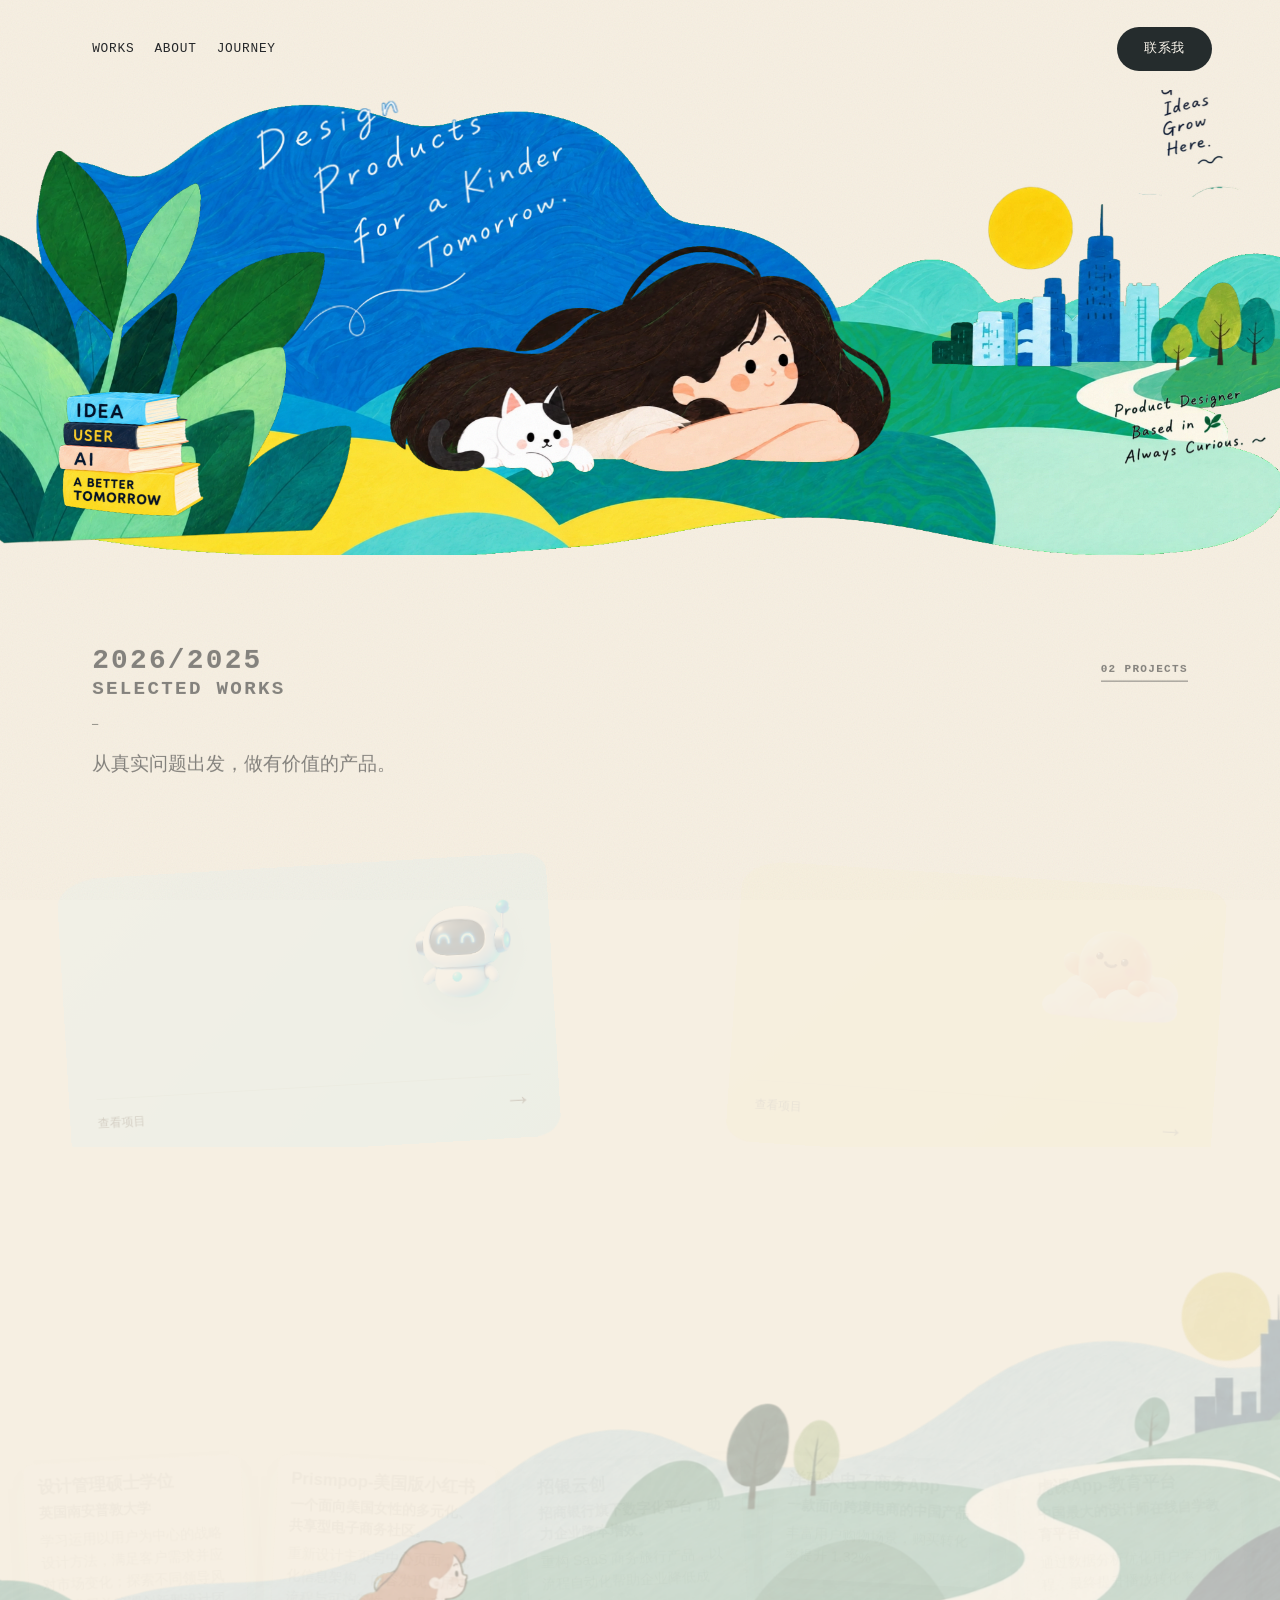
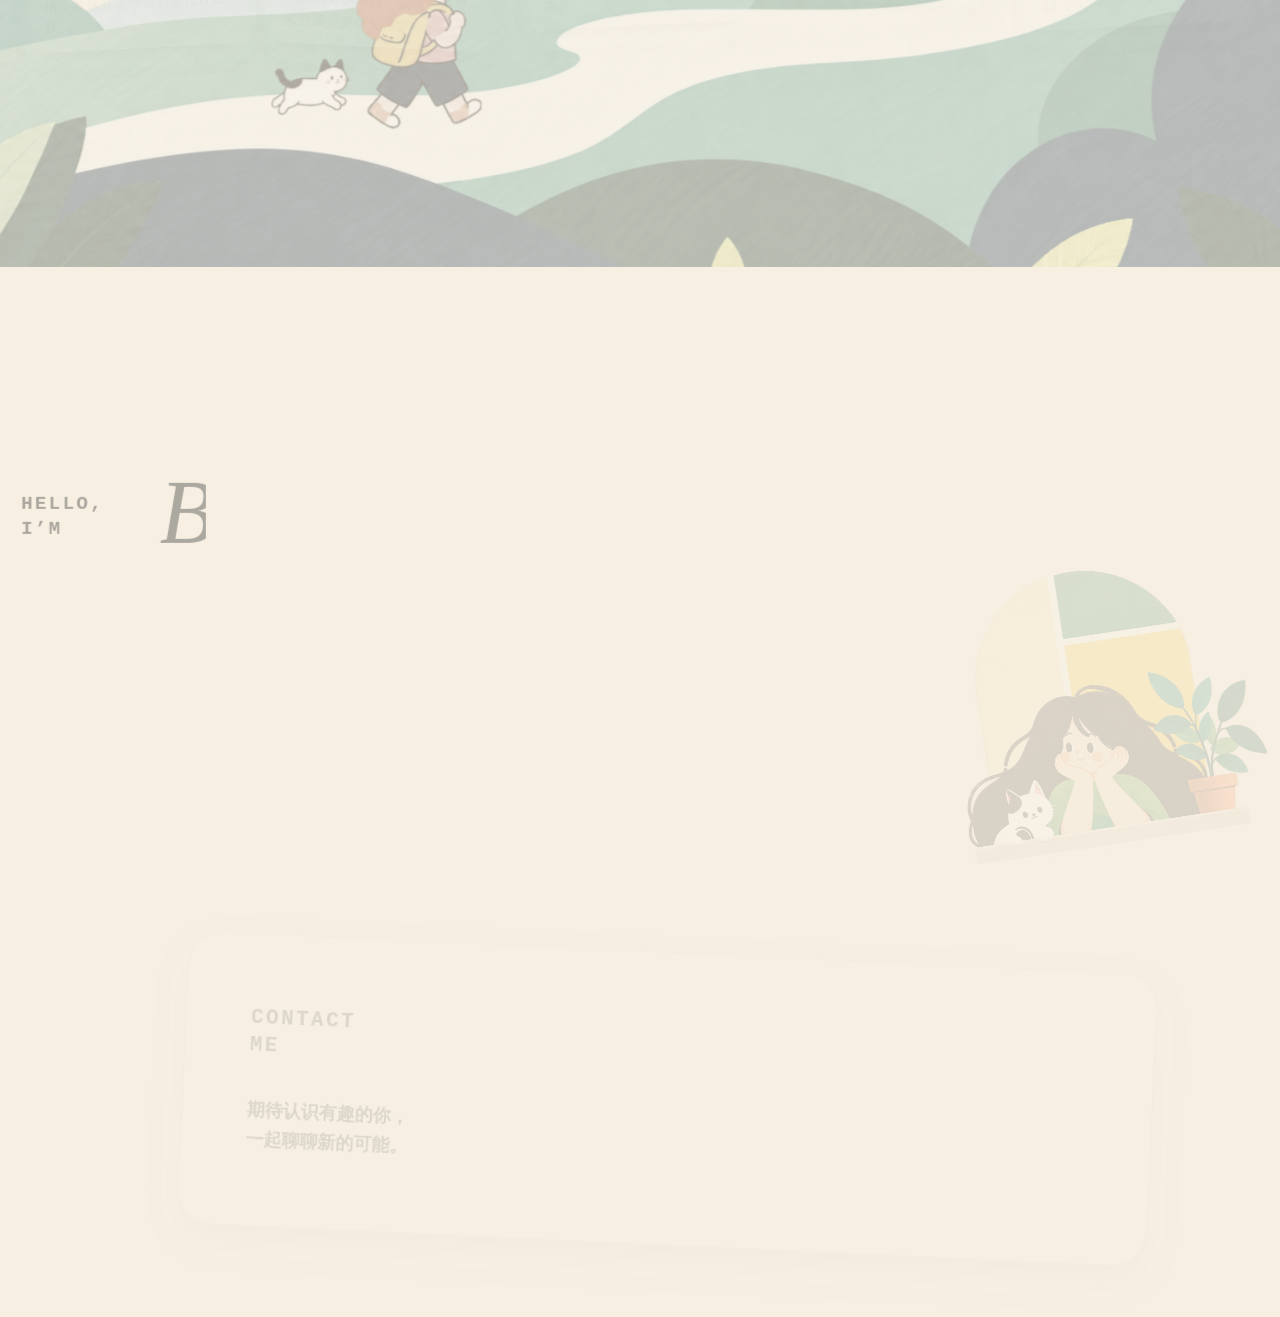
<file: index.html>
<!doctype html>
<html lang="zh-CN">
<head>
  <meta charset="UTF-8">
  <meta name="viewport" content="width=device-width, initial-scale=1.0">
  <meta name="theme-color" content="#f6efe2">
  <meta name="description" content="AI 产品经理作品集：SRE Multi-Agent 与 KnowMe">
  <title>Bingxin Du · 产品设计作品集</title>
  <link rel="icon" href="./shared/assets/favicon.svg" type="image/svg+xml">
  <link rel="preload" as="image" href="./shared/assets/hero-layers/final/05-background-terrain.webp" fetchpriority="high">
  <link rel="stylesheet" href="./shared/portfolio.css?v=20260916-3">
  <link rel="stylesheet" href="./shared/illustrated.css?v=53">
  <link rel="stylesheet" href="./shared/polish.css?v=1">
  <link rel="stylesheet" href="./shared/hero-layers.css?v=4">
  <link rel="stylesheet" href="./shared/site-motion.css?v=6">
  <link rel="stylesheet" href="./shared/pointer-fx.css?v=3">
  <link rel="stylesheet" href="./shared/journey-layers.css?v=2">
</head>
<body>
  <a class="skip-link" href="#works">跳转到作品</a>
  <main class="illustrated-site" id="top">
    <section class="landing-hero" aria-label="Design products for a kinder tomorrow">
      <h1 class="visually-hidden">Bingxin Du · 产品设计作品集</h1>
      <div class="hero-stage" role="img" aria-label="女孩与猫望向绿色山丘和远方城市，Design Products for a Kinder Tomorrow。">
        <span class="hl hl-terrain" style="left:0.000%;top:0.000%;width:100.000%"><img src="./shared/assets/hero-layers/final/05-background-terrain.webp" alt="" width="2079" height="756" decoding="async" fetchpriority="high"></span>
        <span class="hl hl-sun" style="left:77.393%;top:8.466%;width:6.445%"><img src="./shared/assets/hero-layers/sun.webp" alt="" width="134" height="133" decoding="async"></span>
        <span class="hl hl-city" style="left:73.593%;top:20.238%;width:25.974%"><img src="./shared/assets/hero-layers/final/04-city-trees.webp" alt="" width="540" height="262" decoding="async"></span>
        <span class="hl hl-leaves" style="left:0.000%;top:17.593%;width:30.784%"><img src="./shared/assets/hero-layers/final/02-left-leaves.webp" alt="" width="640" height="617" decoding="async"></span>
        <span class="hl hl-girl" style="left:30.784%;top:34.921%;width:38.480%"><img src="./shared/assets/hero-layers/final/01-girl-cat.webp" alt="" width="800" height="371" decoding="async"></span>
        <span class="hl hl-books" style="left:5.676%;top:72.487%;width:11.111%"><img src="./shared/assets/hero-layers/final/03-books.webp" alt="" width="231" height="207" decoding="async"></span>
        <span class="hl hl-title" style="left:19.144%;top:12.434%;width:24.242%"><img src="./shared/assets/hero-layers/title.webp" alt="" width="504" height="383" decoding="async" fetchpriority="high"></span>
        <span class="hl hl-note-ideas" style="left:87.927%;top:4.762%;width:8.177%"><img src="./shared/assets/hero-layers/note_ideas.webp" alt="" width="170" height="239" decoding="async"></span>
        <span class="hl hl-note-designer" style="left:85.137%;top:70.767%;width:14.863%"><img src="./shared/assets/hero-layers/note_designer.webp?v=2" alt="" width="309" height="180" decoding="async"></span>
      </div>
      <nav class="hero-nav" aria-label="主导航"><a href="#works">WORKS</a><a href="#about">ABOUT</a><a href="#journey">JOURNEY</a><a class="contact-pill" href="#contact">联系我</a></nav>
    </section>
    <section class="works-section" id="works">
      <div class="works-heading"><div><h2 class="section-label"><span class="works-year">2026/2025</span><br>SELECTED WORKS</h2><span class="section-dash">—</span><p>从真实问题出发，做有价值的产品。</p></div><span class="works-count">02 PROJECTS</span></div>
      <div class="work-grid" id="project-list">
        <a class="work-card work-sre" href="./projects/sre-agent/" data-project-open data-project-title="SRE Multi-Agent">
          <img src="./shared/assets/sre-agent-robot-transparent.webp" alt="SRE Multi-Agent 机器人伙伴" class="work-robot" width="1254" height="1254" loading="lazy" fetchpriority="low">
          <div class="work-copy"><h3>讯飞 SRE Multi-Agent</h3><p class="work-category">AI × AIOps × B2B</p><p>帮助团队在故障中建立可验证的判断，<br>让 AI 运维协作可信、可控。</p></div><span class="work-link">查看项目 <span>→</span></span>
        </a>
        <a class="work-card work-knowme" href="./projects/knowme/" data-project-open data-project-title="KnowMe">
          <img src="./projects/knowme/assets/knowme-cloud-orange.webp" alt="KnowMe 云朵伙伴" class="work-art work-app-icon" width="1254" height="1254" loading="lazy" fetchpriority="low">
          <div class="work-copy"><h3>KnowMe</h3><p class="work-category">AI × 命理 × 长期陪伴</p><p>最懂你的命理人生陪伴者，<br>在变化中逐渐理解自己。</p></div><span class="work-link">查看项目 <span>→</span></span>
        </a>
      </div>
    </section>
    <section class="journey-section" id="journey">
      <h2 class="visually-hidden">职业历程</h2>
      <div class="journey-art journey-stage" role="img" aria-label="女孩和小猫沿着山间小路，走向远方城市">
        <span class="jl jl-bg"><img src="./shared/assets/journey-layers/final/03-background.webp" alt="" width="1672" height="941" loading="lazy" fetchpriority="low" decoding="async"></span>
        <span class="jl jl-girl" style="left:26.495%;top:45.165%;width:14.713%"><img src="./shared/assets/journey-layers/final/01-girl-cat.webp" alt="" width="246" height="220" loading="lazy" fetchpriority="low" decoding="async"></span>
        <span class="jl jl-leaves"><img src="./shared/assets/journey-layers/final/02-foreground-leaves.webp" alt="" width="1672" height="941" loading="lazy" fetchpriority="low" decoding="async"></span>
        <span class="jl jl-text-left" style="left:11.722%;top:76.514%;width:14.833%"><img src="./shared/assets/journey-layers/final/text_left.webp?v=2" alt="" width="248" height="175" loading="lazy" fetchpriority="low" decoding="async"></span>
        <span class="jl jl-text-right" style="left:88.696%;top:56.961%;width:7.835%"><img src="./shared/assets/journey-layers/final/text_right.webp" alt="" width="131" height="139" loading="lazy" fetchpriority="low" decoding="async"></span>
      </div>
      <div class="journey-stop stop-minus"><h3>2024 / 2023</h3><p><strong class="journey-title">设计管理硕士学位</strong><span class="journey-subtitle">英国南安普敦大学</span><span class="journey-body">学习运用以用户为中心的战略设计方法，满足客户需求并应对市场变化；探索不同领导风格，发展并管理创新型设计团队。</span></p></div>
      <div class="journey-stop stop-zero"><h3>2022</h3><p><strong class="journey-title">Prismpop-美国版小红书</strong><span class="journey-subtitle">一个面向美国女性的多元化、共享型电子商务社区。</span><span class="journey-body">重新设计主页与中心页面，优化信息架构、内容发现、用户流程与可访问性，实现更快搜索并满足多样化需求。</span></p></div>
      <div class="journey-stop stop-one"><h3>2021</h3><p><strong class="journey-title">招银云创</strong><span class="journey-subtitle">招商银行旗下数字化平台，助力企业降本增效。</span><span class="journey-body">重构 SaaS 商务旅行产品，以流程自动化帮助企业降低成本。</span></p></div>
      <div class="journey-stop stop-two"><h3>2020</h3><p><strong class="journey-title">洋码头电子商务App</strong><span class="journey-subtitle">一款面向跨境电商的中国产品</span><span class="journey-body">丰富用户购物场景，购买转化率提升 1.32%。</span></p></div>
      <div class="journey-stop stop-three"><h3>2017 / 2020</h3><p><strong class="journey-title">虎课App-教育平台</strong><span class="journey-subtitle">中国最大的设计师在线自学教育平台</span><span class="journey-body">通过数据分析优化用户学习流程，最终提升播放转化率 11.1%。</span></p></div>
    </section>
    <footer class="contact-section" id="contact">
      <section class="about-section" id="about">
        <div class="about-copy"><p class="section-label">HELLO,<br>I’M <span class="signature">Bingxin<span>·</span></span></p><span class="section-dash">—</span>
        <h2>一个喜欢用产品连接<br>技术与人的产品设计师</h2>
        <p>我关注 AI 与人的协作方式，<br>也在寻找让复杂的技术变得更友好、更有温度的可能。<br>希望通过产品与设计，创造一点点让生活更好的改变。</p></div>
        <img class="about-art" src="./shared/assets/yu-hd/02_about/about-portrait-static.webp" alt="窗边的女孩、猫和绿植" width="1363" height="1154" loading="lazy" fetchpriority="low">
      </section>
      <div class="contact-card">
        <div class="contact-copy"><h2 class="section-label">CONTACT<br>ME</h2><span class="section-dash">—</span><p>期待认识有趣的你，<br>一起聊聊新的可能。</p></div>
        <div class="contact-channels">
          <a class="contact-item" href="mailto:dubingxin85716261@gmail.com" aria-label="发送邮件给 Bingxin Du">
            <span class="contact-icon" aria-hidden="true">✉</span><span class="contact-detail"><strong>Email:</strong> dubingxin85716261@gmail.com</span>
          </a>
          <a class="contact-item" href="tel:+8613072137552" aria-label="拨打电话 +86 130 7213 7552">
            <span class="contact-icon" aria-hidden="true">☎</span><span class="contact-detail"><strong>Phone:</strong> +86 130 7213 7552</span>
          </a>
          <a class="contact-item" href="https://www.linkedin.com/in/bingxin-du-aaa209296" target="_blank" rel="noopener noreferrer" aria-label="访问 Bingxin Du 的 LinkedIn">
            <span class="contact-icon" aria-hidden="true">in</span><span class="contact-detail"><strong>LinkedIn:</strong> Bingxin Du</span>
          </a>
        </div>
      </div>
      <div class="footer-bottom"><span>© 2026 Bingxin Du</span><nav aria-label="页脚导航"><a href="#top">TOP</a><a href="#works">WORKS</a><a href="#about">ABOUT</a></nav></div>
    </footer>
  </main>

  <div class="project-modal" id="projectModal" aria-hidden="true">
    <div class="project-modal__backdrop" data-project-close></div>
    <section class="project-modal__panel" role="dialog" aria-modal="true" aria-labelledby="projectModalTitle">
      <div class="project-modal__bar">
        <p id="projectModalTitle">Project Preview</p>
        <a class="project-modal__full" id="projectFullLink" href="./projects/sre-agent/">打开完整案例 ↗</a>
        <button class="project-modal__close" type="button" data-project-close aria-label="关闭项目预览">×</button>
      </div>
      <button class="project-modal__nav project-modal__nav--prev" type="button" data-project-prev aria-label="上一个项目">‹</button>
      <button class="project-modal__nav project-modal__nav--next" type="button" data-project-next aria-label="下一个项目">›</button>
      <iframe class="project-modal__frame" id="projectFrame" title="项目预览"></iframe>
    </section>
  </div>

  <script>
    const modal = document.getElementById("projectModal");
    const panel = modal.querySelector(".project-modal__panel");
    const frame = document.getElementById("projectFrame");
    const modalTitle = document.getElementById("projectModalTitle");
    const projectFullLink = document.getElementById("projectFullLink");
    const pageContent = document.querySelector(".illustrated-site");
    const closeButton = modal.querySelector(".project-modal__close");
    const prevButton = modal.querySelector("[data-project-prev]");
    const nextButton = modal.querySelector("[data-project-next]");
    const openers = Array.from(document.querySelectorAll("[data-project-open]"));
    let lastFocusedProject = null;
    let currentProjectIndex = 0;
    let revealTimer = 0;
    let modalAnimation = null;
    const reducedMotion = window.matchMedia("(prefers-reduced-motion: reduce)");

    function updateProjectNavigation() {
      prevButton.disabled = currentProjectIndex === 0;
      nextButton.disabled = currentProjectIndex === openers.length - 1;
    }

    function loadProject(index) {
      if (index < 0 || index >= openers.length) return;
      currentProjectIndex = index;
      const card = openers[currentProjectIndex];
      const contentVersion = Date.now().toString(36);
      const projectUrl = new URL(card.href);
      projectUrl.searchParams.set("embed", "1");
      projectUrl.searchParams.set("v", contentVersion);
      lastFocusedProject = card;
      modal.dataset.tone = card.classList.contains("work-knowme") ? "knowme" : "sre";
      modalTitle.textContent = card.dataset.projectTitle || "Project Preview";
      frame.title = `${modalTitle.textContent} 案例预览`;
      const fullCaseUrl = new URL(card.href);
      fullCaseUrl.searchParams.set("from", "preview");
      fullCaseUrl.searchParams.set("v", contentVersion);
      projectFullLink.href = fullCaseUrl.href;
      frame.src = projectUrl.href;
      updateProjectNavigation();
    }

    function getCardToPanelTransform(card) {
      const cardRect = card.getBoundingClientRect();
      const panelRect = panel.getBoundingClientRect();
      return {
        transform: `translate(${cardRect.left - panelRect.left}px, ${cardRect.top - panelRect.top}px) scale(${cardRect.width / panelRect.width}, ${cardRect.height / panelRect.height})`,
        borderRadius: getComputedStyle(card).borderRadius
      };
    }

    function restoreProjectPreview(index) {
      const card = openers[index];
      if (!card) return;
      card.scrollIntoView({ behavior: "instant", block: "center" });
      loadProject(index);
      modal.setAttribute("aria-hidden", "false");
      document.body.classList.add("project-modal-open");
      pageContent.inert = true;
      modal.classList.remove("is-opening", "is-closing");
      modal.classList.add("is-revealing");
      closeButton.focus({ preventScroll: true });
    }

    async function openProject(event) {
      if (event.button !== 0 || event.metaKey || event.ctrlKey || event.shiftKey || event.altKey || window.matchMedia("(max-width: 700px)").matches) return;
      event.preventDefault();
      const card = event.currentTarget;
      loadProject(openers.indexOf(card));
      modal.setAttribute("aria-hidden", "false");
      document.body.classList.add("project-modal-open");
      pageContent.inert = true;
      modal.classList.add("is-opening");
      modal.classList.remove("is-revealing", "is-closing");

      if (!reducedMotion.matches) {
        await new Promise((resolve) => requestAnimationFrame(() => requestAnimationFrame(resolve)));
        const start = getCardToPanelTransform(card);
        const tint = modal.dataset.tone === "knowme" ? "#ffe77f" : "#c9f1ff";
        modalAnimation = panel.animate([
          { transform: `${start.transform} scale(.98)`, borderRadius: start.borderRadius, backgroundColor: tint, boxShadow: "0 10px 30px rgba(8,12,12,.08)" },
          { transform: "translate(0,0) scale(1)", borderRadius: getComputedStyle(panel).borderRadius, backgroundColor: "#fffdfb", boxShadow: "0 34px 90px rgba(8,12,12,.36)" }
        ], { duration: 520, easing: "cubic-bezier(.22,.8,.2,1)", fill: "both" });
        revealTimer = window.setTimeout(() => modal.classList.add("is-revealing"), 300);
        try { await modalAnimation.finished; } catch (error) { /* interrupted by close */ }
        modalAnimation = null;
      }

      window.clearTimeout(revealTimer);
      modal.classList.add("is-revealing");
      modal.classList.remove("is-opening");
      closeButton.focus();
    }

    async function closeProject() {
      if (modal.getAttribute("aria-hidden") === "true" || modal.classList.contains("is-closing")) return;
      window.clearTimeout(revealTimer);
      if (modalAnimation) modalAnimation.cancel();
      modal.classList.add("is-closing");
      modal.classList.remove("is-revealing");

      if (!reducedMotion.matches && lastFocusedProject) {
        const end = getCardToPanelTransform(lastFocusedProject);
        const tint = modal.dataset.tone === "knowme" ? "#ffe77f" : "#c9f1ff";
        const animation = panel.animate([
          { transform: "translate(0,0) scale(1)", borderRadius: getComputedStyle(panel).borderRadius, backgroundColor: "#fffdfb" },
          { transform: end.transform, borderRadius: end.borderRadius, backgroundColor: tint }
        ], { duration: 420, easing: "cubic-bezier(.4,0,.2,1)", fill: "both" });
        try { await animation.finished; } catch (error) { /* safely finish closing */ }
      }

      modal.setAttribute("aria-hidden", "true");
      document.body.classList.remove("project-modal-open");
      pageContent.inert = false;
      modal.classList.remove("is-opening", "is-revealing", "is-closing");
      frame.removeAttribute("src");
      if (lastFocusedProject) lastFocusedProject.focus();
    }

    async function switchProject(index) {
      if (index < 0 || index >= openers.length) return;
      const direction = index > currentProjectIndex ? 1 : -1;
      modal.dataset.switchDirection = direction;
      if (!reducedMotion.matches) {
        const animation = frame.animate([
          { opacity: 1, transform: "translateX(0)" },
          { opacity: 0, transform: `translateX(${-direction * 22}px)` }
        ], { duration: 150, easing: "cubic-bezier(.23,1,.32,1)", fill: "both" });
        try { await animation.finished; } catch (error) { /* continue switching */ }
      }
      loadProject(index);
    }

    function installProjectScrollGuide(frameDocument) {
      const isKnowMe = frameDocument.location.pathname.includes("/projects/knowme/");
      const frameWindow = frameDocument.defaultView;
      const target = isKnowMe
        ? frameDocument.querySelector("#deck")
        : frameDocument.querySelector(".overview-detail");
      if (!frameWindow || !target) return;

      frameDocument.getElementById("projectScrollGuide")?.remove();
      frameDocument.getElementById("projectScrollGuideStyles")?.remove();

      const style = frameDocument.createElement("style");
      style.id = "projectScrollGuideStyles";
      style.textContent = `
        .project-scroll-guide{
          --guide-accent:${isKnowMe ? "#ff765f" : "#4169f5"};
          --guide-bg:${isKnowMe ? "rgba(255,250,246,.94)" : "rgba(246,250,255,.94)"};
          position:fixed;left:50%;bottom:24px;z-index:9998;
          display:grid;grid-template-columns:minmax(0,1fr) 34px;align-items:center;gap:16px;
          width:min(430px,calc(100vw - 112px));padding:13px 15px 13px 20px;
          border:1px solid color-mix(in srgb,var(--guide-accent) 24%,transparent);
          border-radius:999px;background:var(--guide-bg);color:#1f2a33;
          box-shadow:0 14px 38px rgba(25,31,35,.16);backdrop-filter:blur(14px);
          -webkit-backdrop-filter:blur(14px);cursor:pointer;text-align:left;
          opacity:0;transform:translate(-50%,14px);pointer-events:none;
          transition:opacity .32s ease,transform .42s cubic-bezier(.2,.8,.2,1),box-shadow .2s ease;
          font-family:"Helvetica Neue","PingFang SC","Microsoft YaHei",sans-serif;
        }
        .project-scroll-guide.is-visible{opacity:1;transform:translate(-50%,0);pointer-events:auto}
        .project-scroll-guide.is-hidden{opacity:0;transform:translate(-50%,12px);pointer-events:none}
        .project-scroll-guide:hover{box-shadow:0 18px 44px rgba(25,31,35,.22)}
        .project-scroll-guide:focus-visible{outline:3px solid color-mix(in srgb,var(--guide-accent) 28%,transparent);outline-offset:4px}
        .project-scroll-guide__copy{display:grid;gap:2px;min-width:0}
        .project-scroll-guide__title{font-size:13px;font-weight:750;letter-spacing:.02em}
        .project-scroll-guide__note{overflow:hidden;text-overflow:ellipsis;white-space:nowrap;font-size:10px;line-height:1.35;color:#738096}
        .project-scroll-guide__motion{position:relative;display:grid;place-items:center;width:34px;height:34px;border-radius:50%;background:color-mix(in srgb,var(--guide-accent) 12%,white);color:var(--guide-accent)}
        .project-scroll-guide__motion::before,.project-scroll-guide__motion::after{content:"";position:absolute;width:7px;height:7px;border-right:1.8px solid currentColor;border-bottom:1.8px solid currentColor;transform:rotate(45deg);animation:guide-flow 1.55s ease-in-out infinite}
        .project-scroll-guide__motion::before{top:7px}.project-scroll-guide__motion::after{top:14px;animation-delay:.18s}
        @keyframes guide-flow{0%,100%{opacity:.25;translate:0 -2px}45%{opacity:1}70%{opacity:.45;translate:0 3px}}
        @media(max-width:600px){
          .project-scroll-guide{bottom:16px;width:auto;max-width:calc(100vw - 104px);grid-template-columns:auto 32px;gap:12px;padding:11px 12px 11px 16px}
          .project-scroll-guide__note{display:none}.project-scroll-guide__title{font-size:12px}.project-scroll-guide__motion{width:32px;height:32px}
        }
        @media(prefers-reduced-motion:reduce){
          .project-scroll-guide,.project-scroll-guide__motion::before,.project-scroll-guide__motion::after{animation:none!important;transition:none!important}
        }
      `;

      const guide = frameDocument.createElement("button");
      guide.id = "projectScrollGuide";
      guide.className = "project-scroll-guide";
      guide.type = "button";
      guide.setAttribute("aria-label", "继续向下，查看完整案例");
      guide.innerHTML = `
        <span class="project-scroll-guide__copy">
          <span class="project-scroll-guide__title">继续向下，查看完整案例</span>
          <span class="project-scroll-guide__note">${isKnowMe ? "从用户洞察，到长期陪伴的产品系统" : "从问题定义，到可信、可控的 Agent 设计"}</span>
        </span>
        <span class="project-scroll-guide__motion" aria-hidden="true"></span>
      `;

      frameDocument.head.appendChild(style);
      frameDocument.body.appendChild(guide);

      const syncGuide = () => {
        const nearTop = frameWindow.scrollY < 100;
        guide.classList.toggle("is-visible", nearTop);
        guide.classList.toggle("is-hidden", !nearTop);
      };
      guide.addEventListener("click", () => {
        guide.classList.remove("is-visible");
        guide.classList.add("is-hidden");
        target.scrollIntoView({ behavior: reducedMotion.matches ? "auto" : "smooth", block: "start" });
      });
      frameWindow.addEventListener("scroll", syncGuide, { passive: true });
      frameWindow.setTimeout(syncGuide, reducedMotion.matches ? 0 : 700);
    }

    openers.forEach((card) => card.addEventListener("click", openProject));
    prevButton.addEventListener("click", () => switchProject(currentProjectIndex - 1));
    nextButton.addEventListener("click", () => switchProject(currentProjectIndex + 1));
    frame.addEventListener("load", () => {
      if (!frame.getAttribute("src")) return;
      try {
        const frameDocument = frame.contentDocument;
        frameDocument.addEventListener("keydown", (event) => {
          if (event.key === "Escape") closeProject();
        });
        const isKnowMe = frameDocument.location.pathname.includes("/projects/knowme/");
        const loadedProjectIndex = isKnowMe ? 1 : 0;
        currentProjectIndex = loadedProjectIndex;
        lastFocusedProject = openers[loadedProjectIndex];
        modal.dataset.tone = isKnowMe ? "knowme" : "sre";
        modalTitle.textContent = openers[loadedProjectIndex].dataset.projectTitle || "Project Preview";
        updateProjectNavigation();

        const style = frameDocument.createElement("style");
        style.textContent = ".portfolio-back{display:none!important}";
        frameDocument.head.appendChild(style);
        installProjectScrollGuide(frameDocument);

        const internalNextProject = frameDocument.querySelector(".portfolio-next-project");
        if (internalNextProject) {
          internalNextProject.addEventListener("click", (event) => {
            event.preventDefault();
            switchProject(1);
          });
        }
      } catch (error) {
        frame.dataset.embedStyle = "unavailable";
      }
      if (!reducedMotion.matches && modal.getAttribute("aria-hidden") === "false") {
        const direction = Number(modal.dataset.switchDirection || 0);
        frame.animate([
          { opacity: 0, transform: `translateX(${direction * 22}px)` },
          { opacity: 1, transform: "translateX(0)" }
        ], { duration: 260, easing: "cubic-bezier(.2,.8,.2,1)", fill: "both" });
      }
      delete modal.dataset.switchDirection;
    });
    modal.querySelectorAll("[data-project-close]").forEach((button) => {
      button.addEventListener("click", closeProject);
    });
    document.addEventListener("keydown", (event) => {
      if (modal.getAttribute("aria-hidden") === "true") return;
      if (event.key === "Tab") {
        const focusable = [projectFullLink, closeButton, prevButton, nextButton, frame].filter((element) => !element.disabled);
        if (event.shiftKey && document.activeElement === focusable[0]) { event.preventDefault(); focusable.at(-1).focus(); }
        else if (!event.shiftKey && document.activeElement === focusable.at(-1)) { event.preventDefault(); focusable[0].focus(); }
      }
      if (event.key === "Escape") closeProject();
      if (event.key === "ArrowLeft" && !prevButton.disabled) switchProject(currentProjectIndex - 1);
      if (event.key === "ArrowRight" && !nextButton.disabled) switchProject(currentProjectIndex + 1);
    });

    const previewSlug = new URLSearchParams(location.search).get("preview");
    const previewIndex = previewSlug === "sre-agent" ? 0 : previewSlug === "knowme" ? 1 : undefined;
    if (previewIndex !== undefined) {
      const cleanUrl = new URL(location.href);
      cleanUrl.searchParams.delete("preview");
      history.replaceState(null, "", cleanUrl);
      restoreProjectPreview(previewIndex);
    }
  </script>
  <script src="./shared/hero-layers.js?v=3" defer></script>
  <script src="./shared/site-motion.js?v=4" defer></script>
  <script src="./shared/pointer-fx.js?v=5" defer></script>
  <script src="./shared/journey-layers.js?v=1" defer></script>
</body>
</html>
</file>
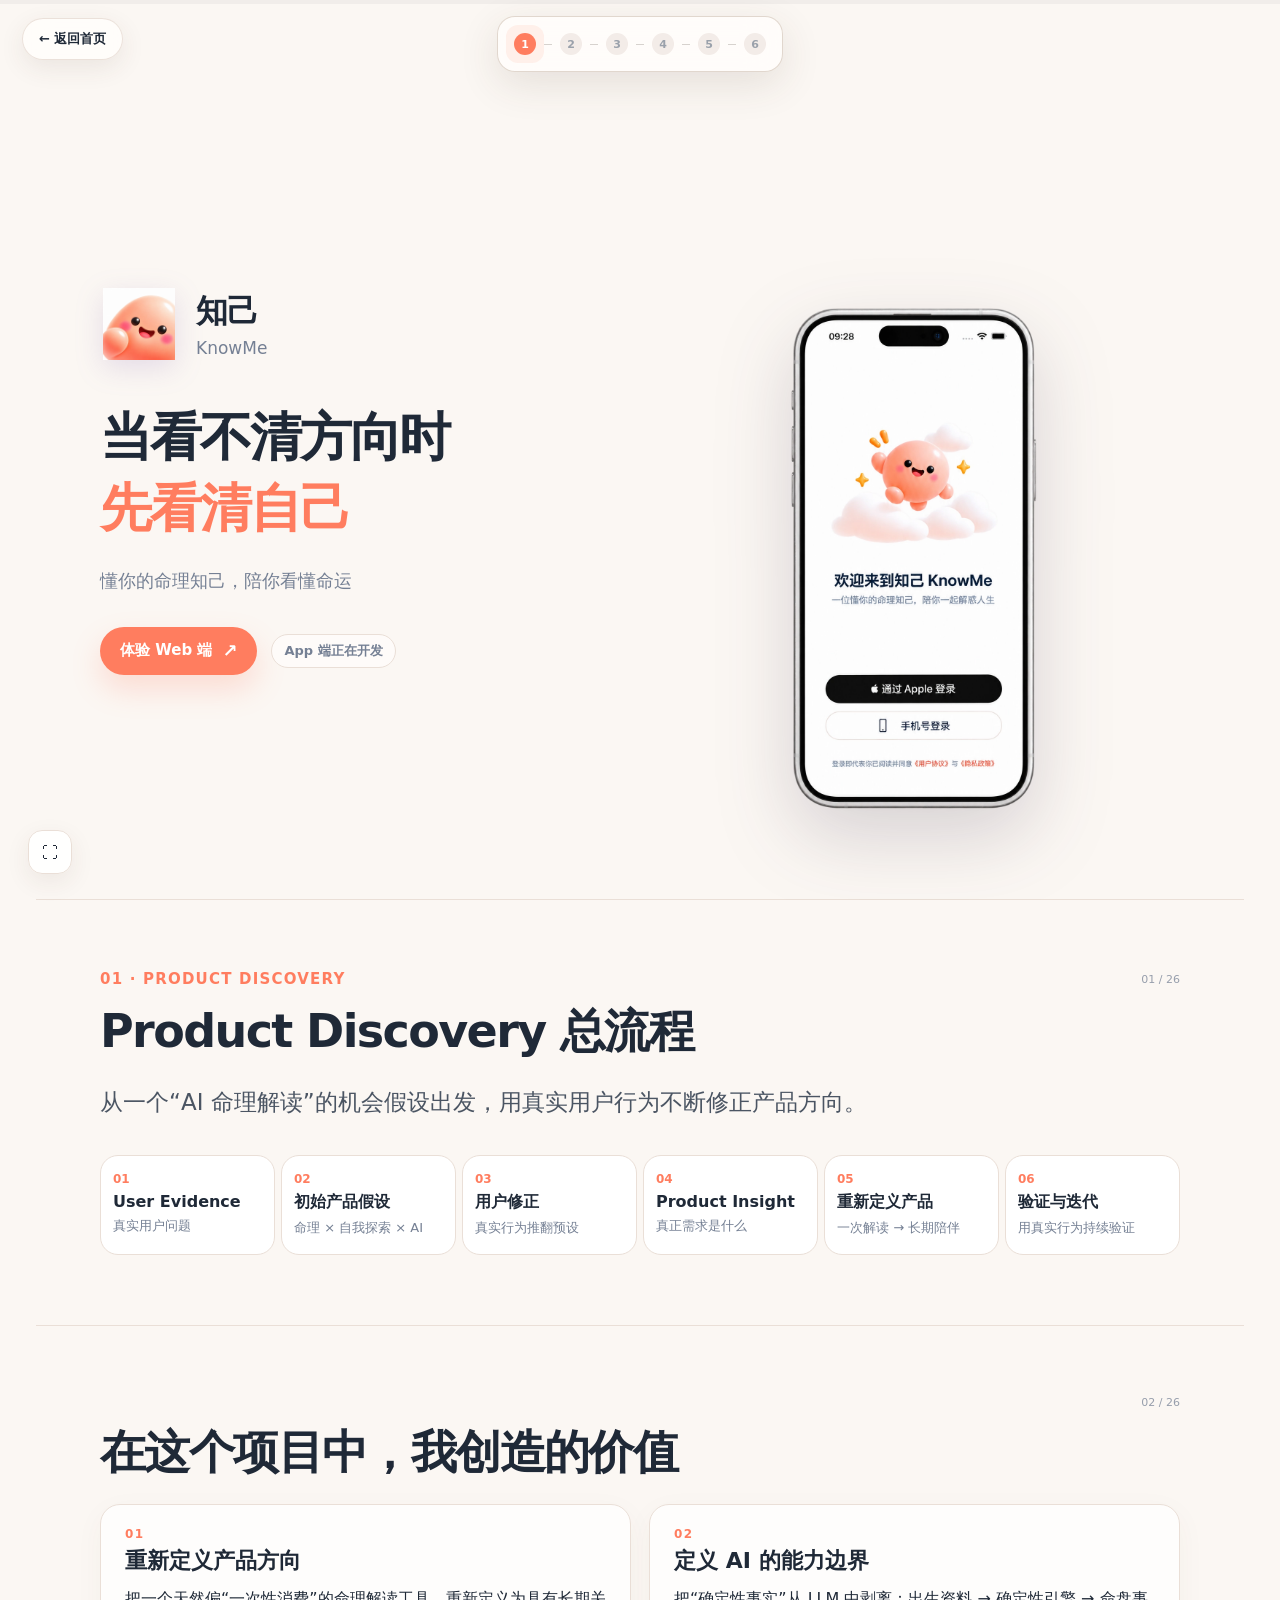
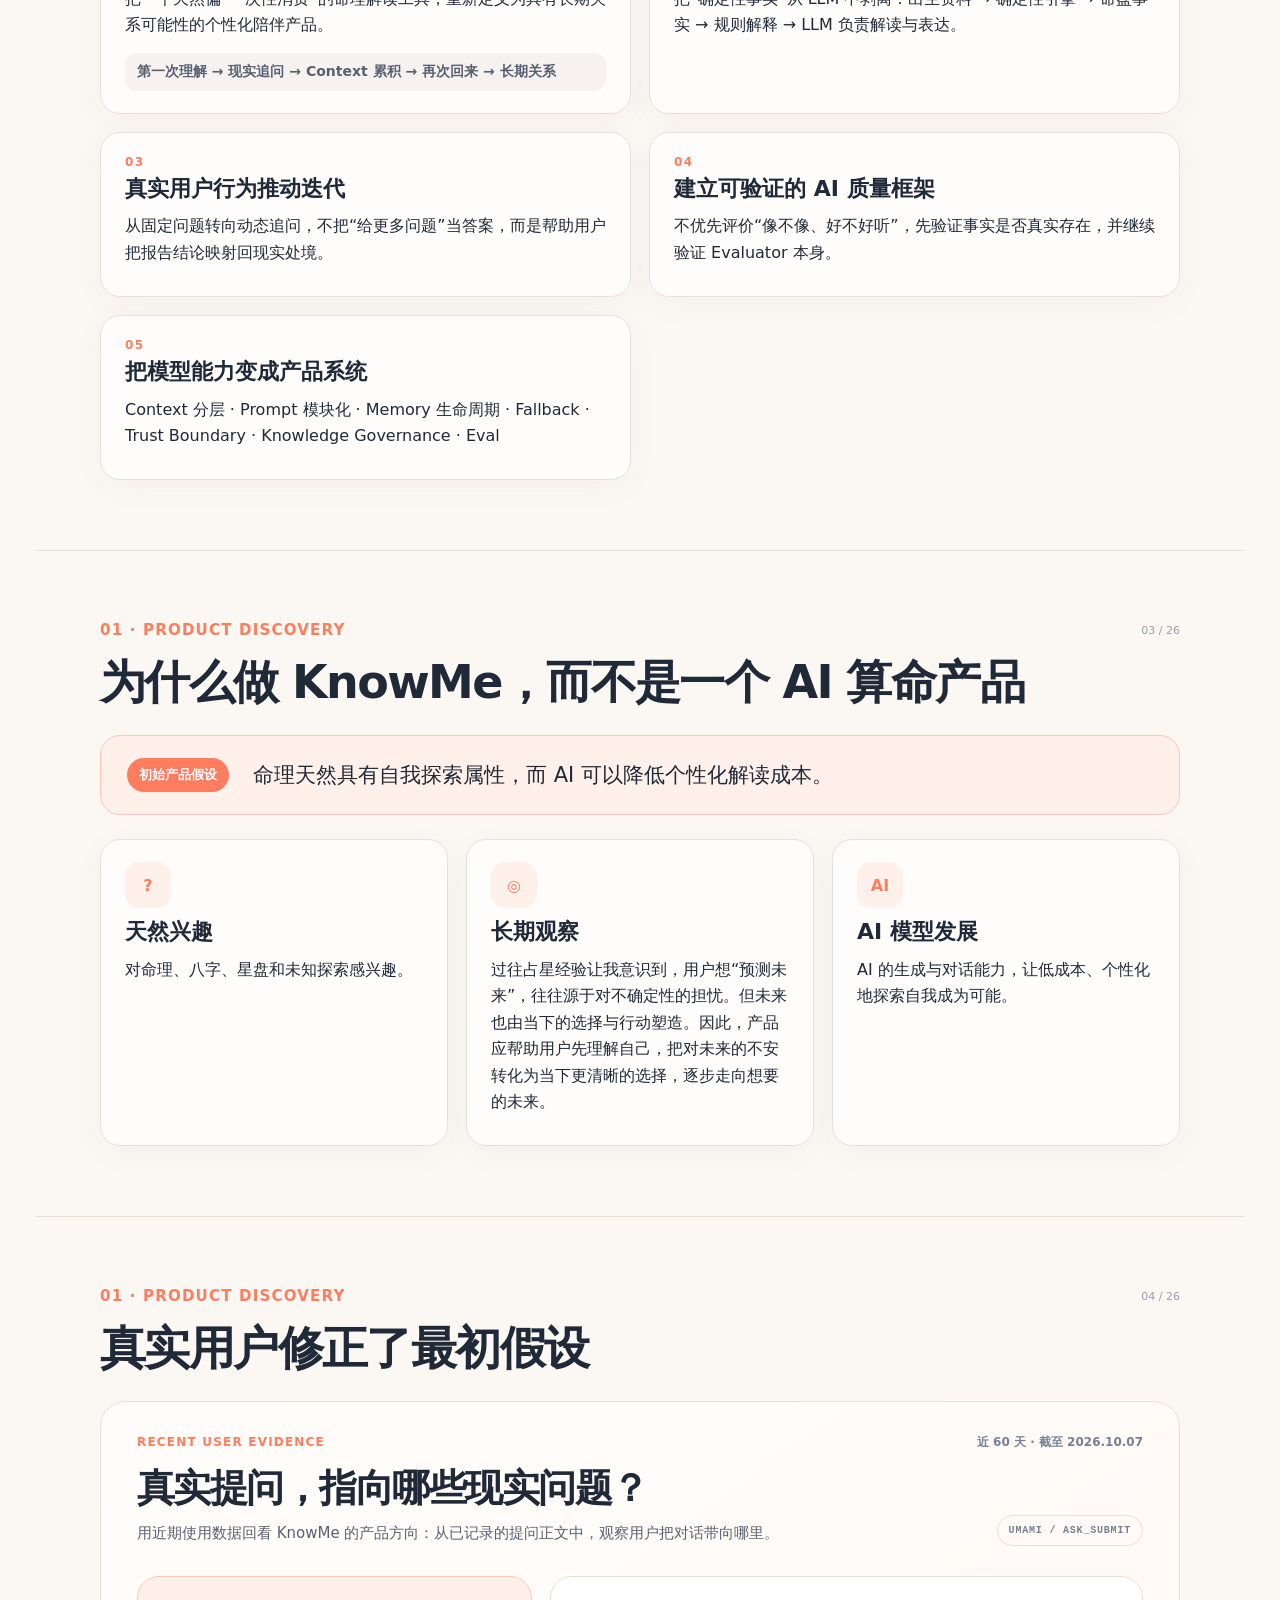
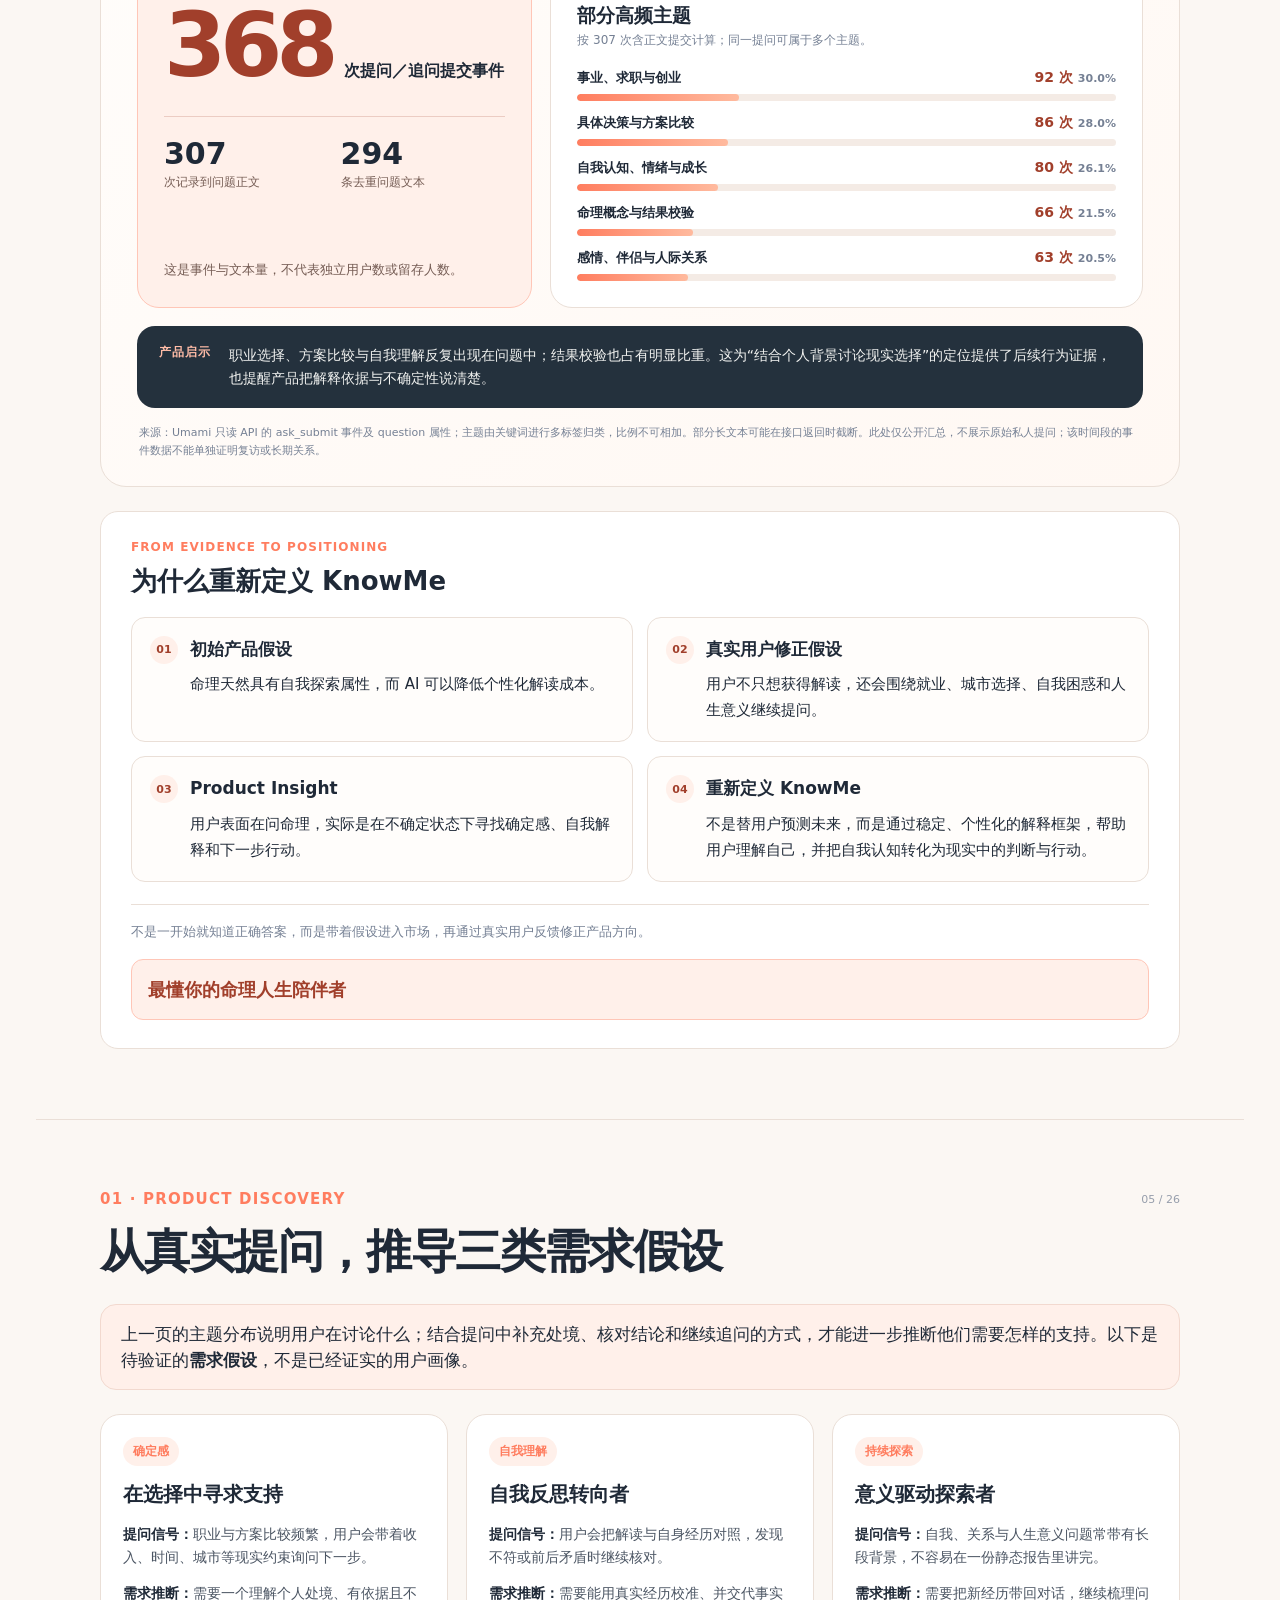
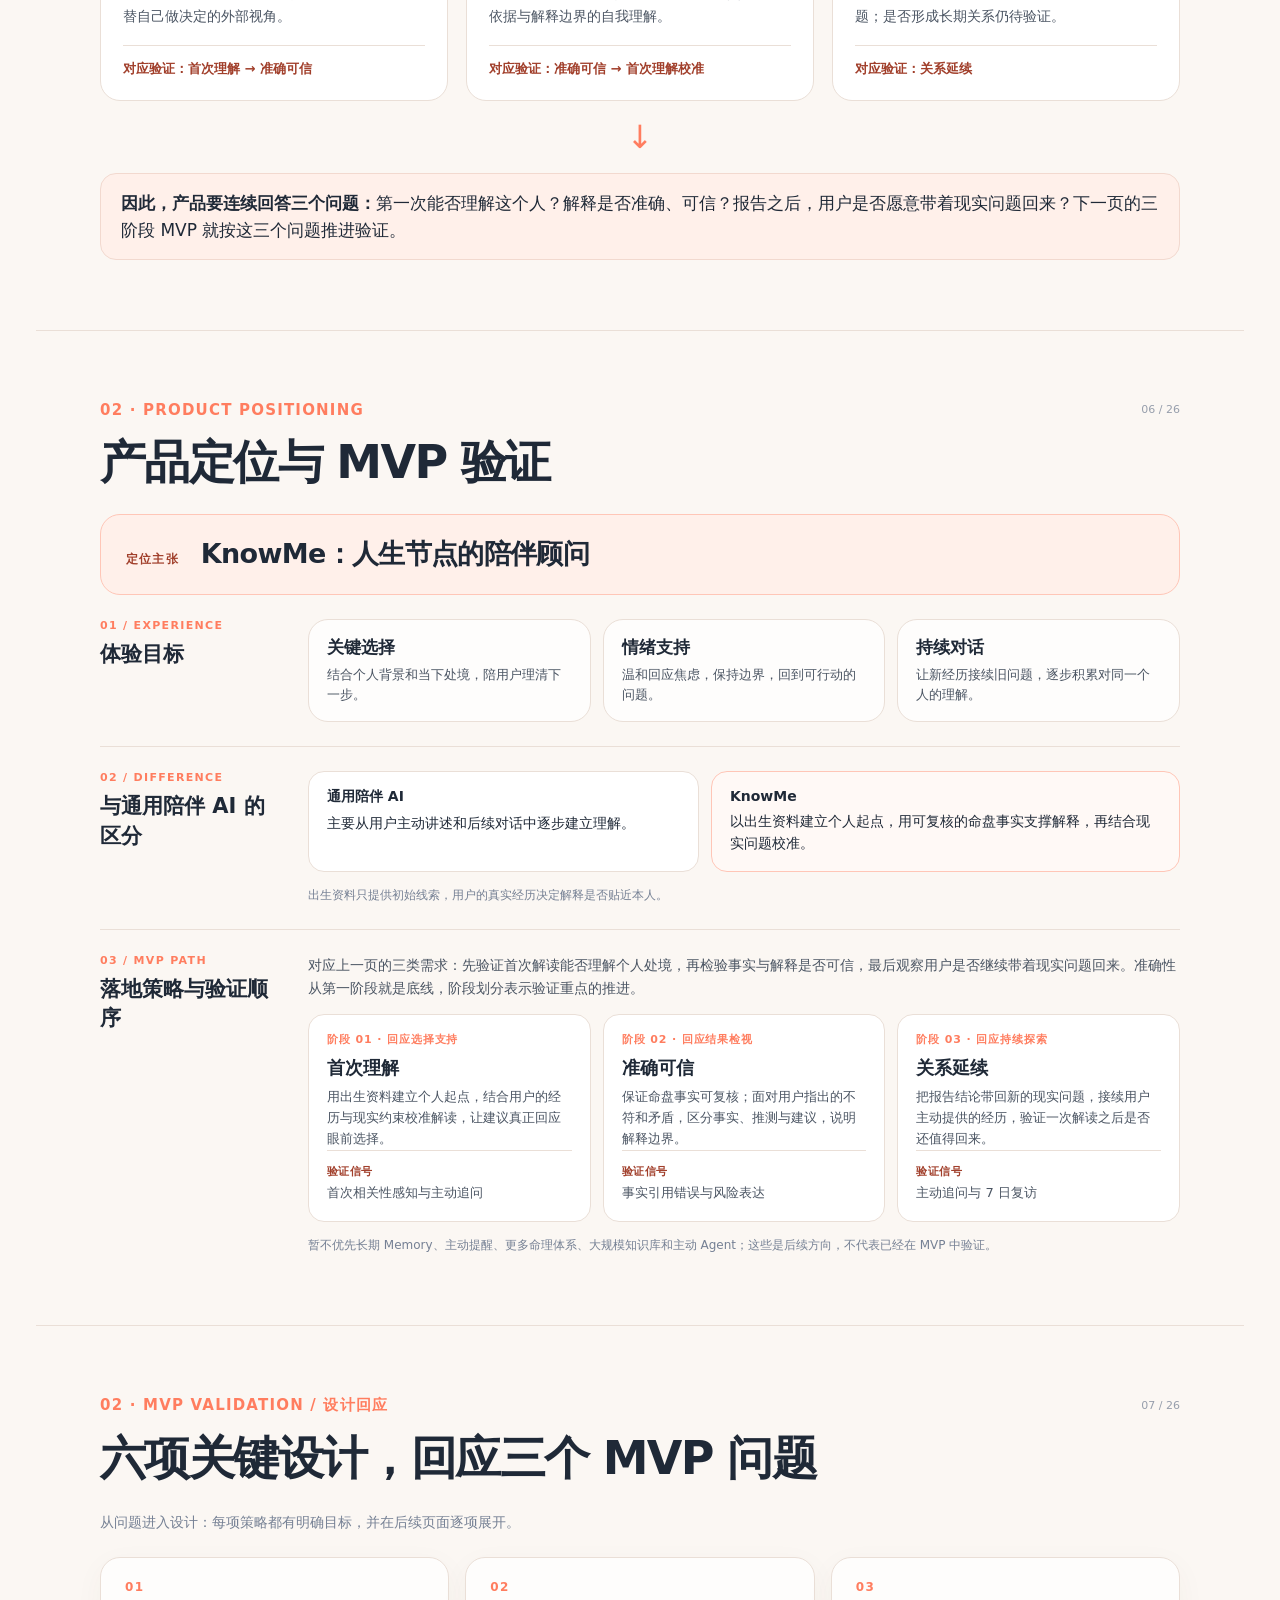
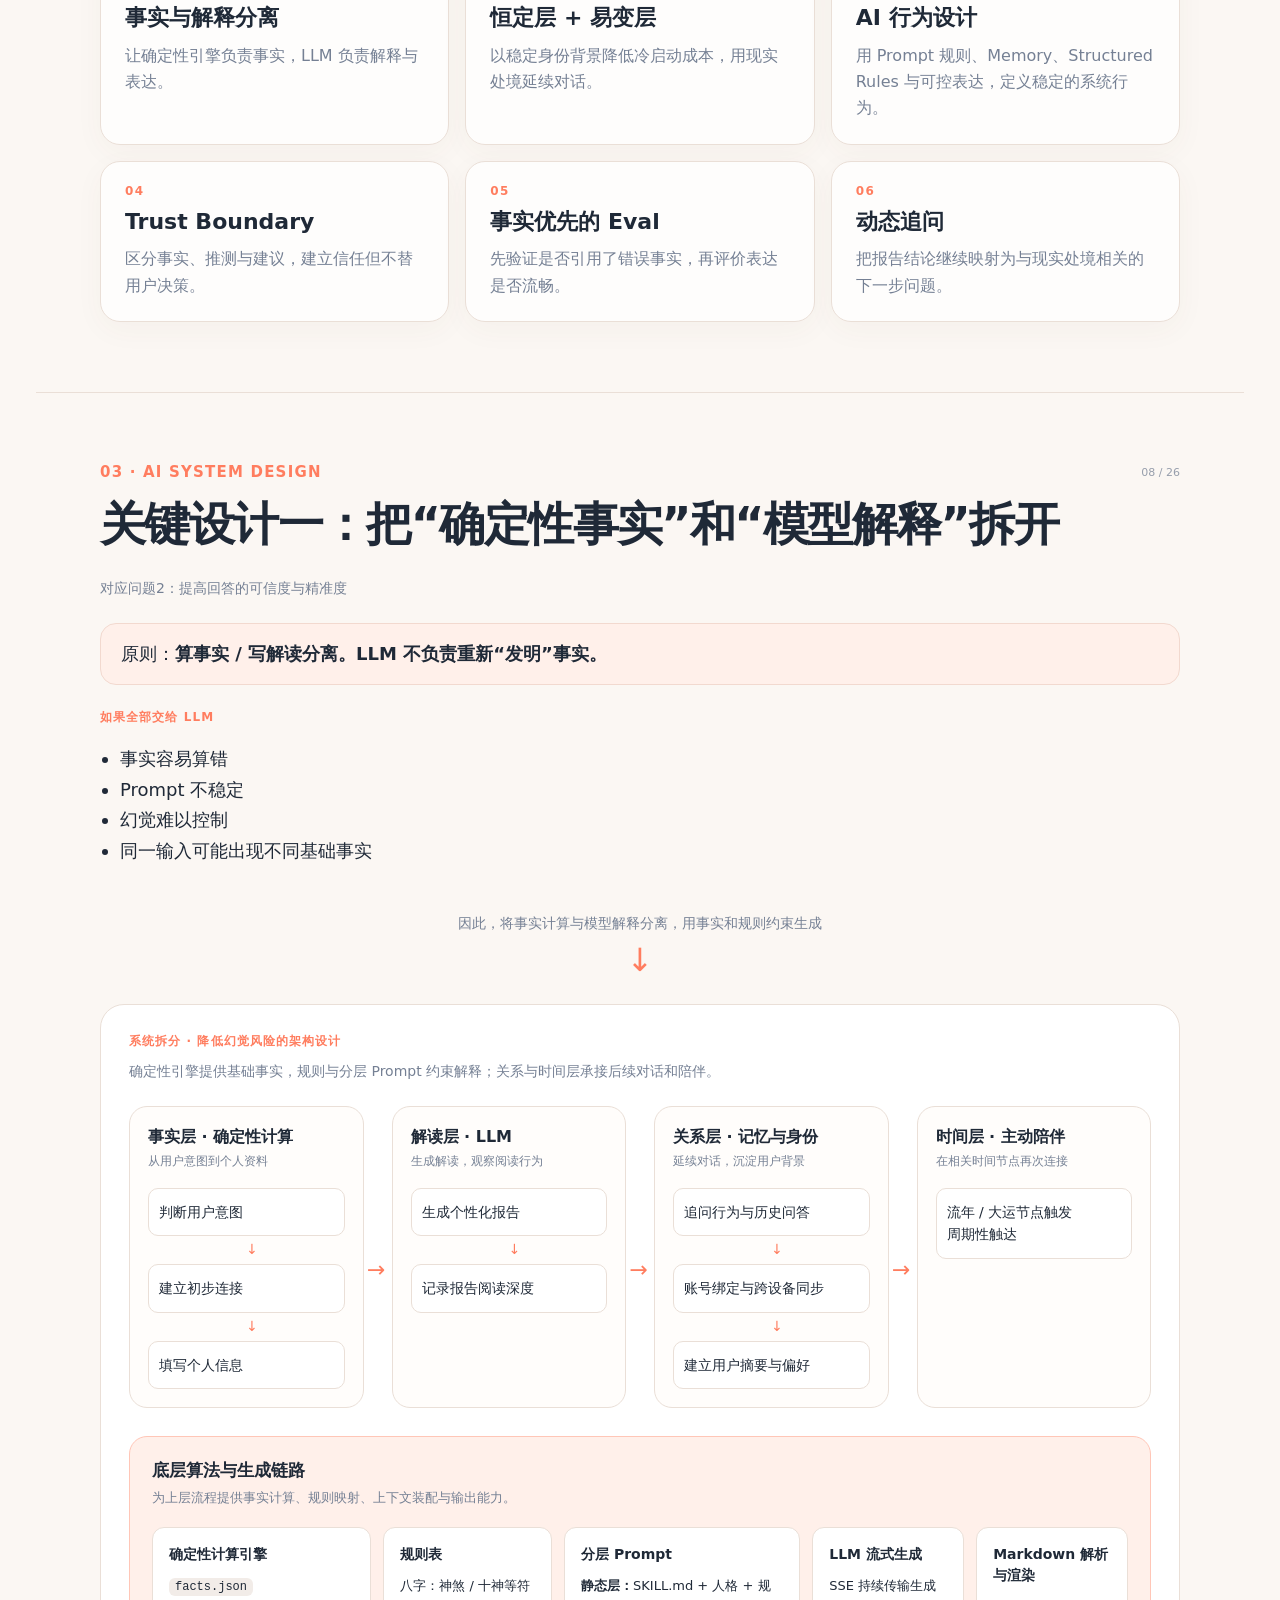
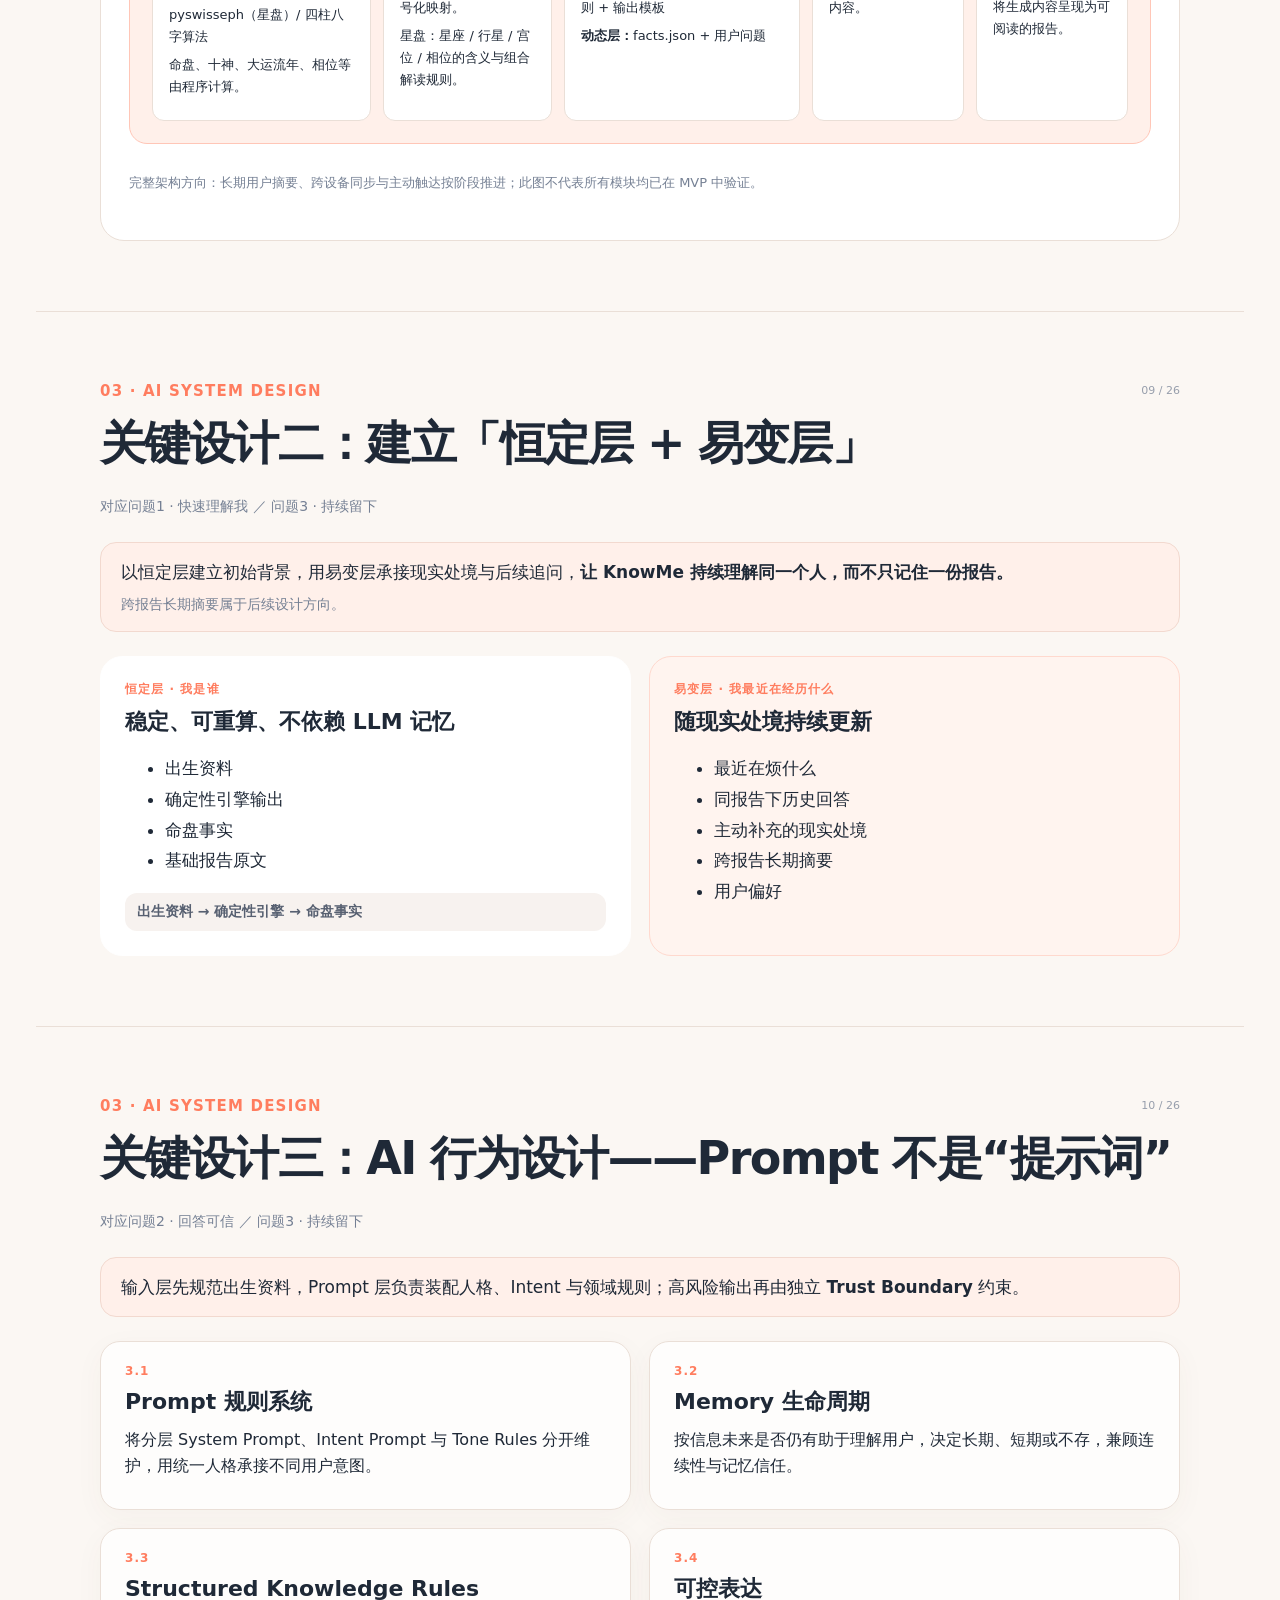
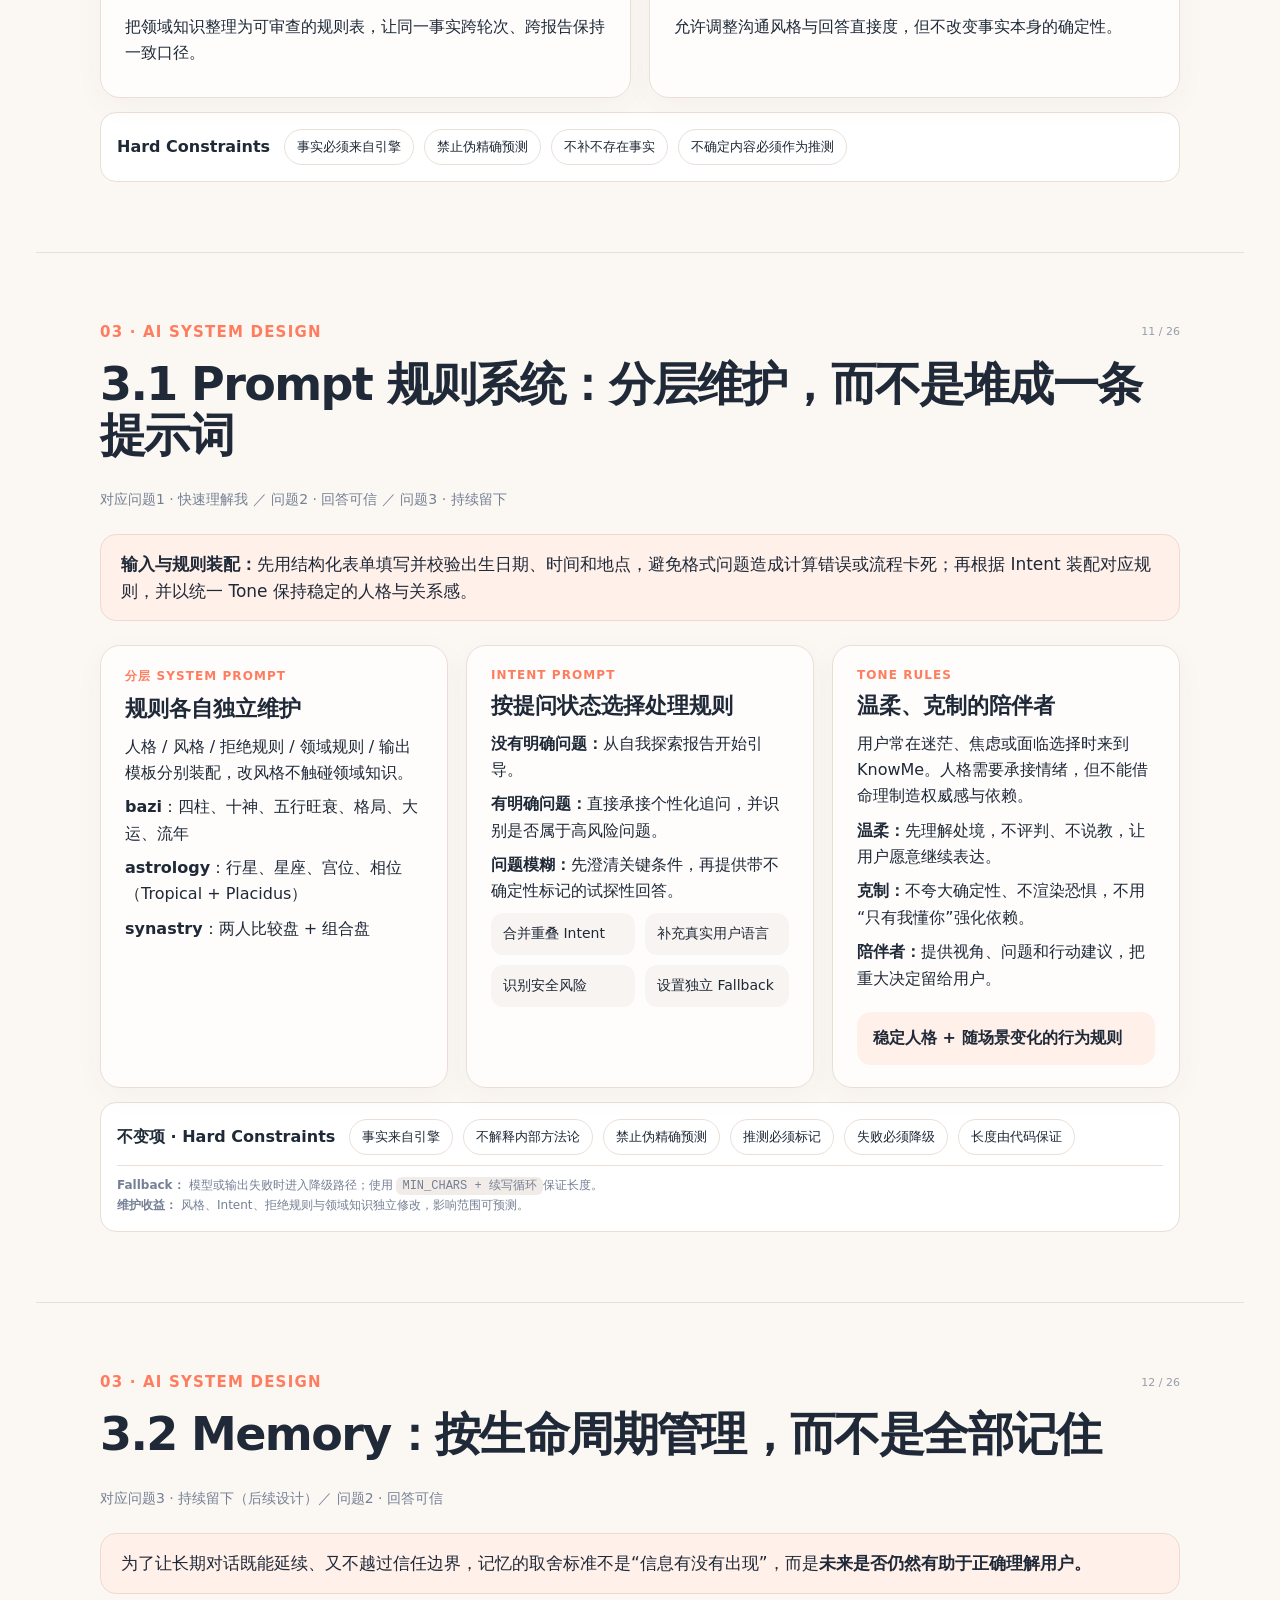
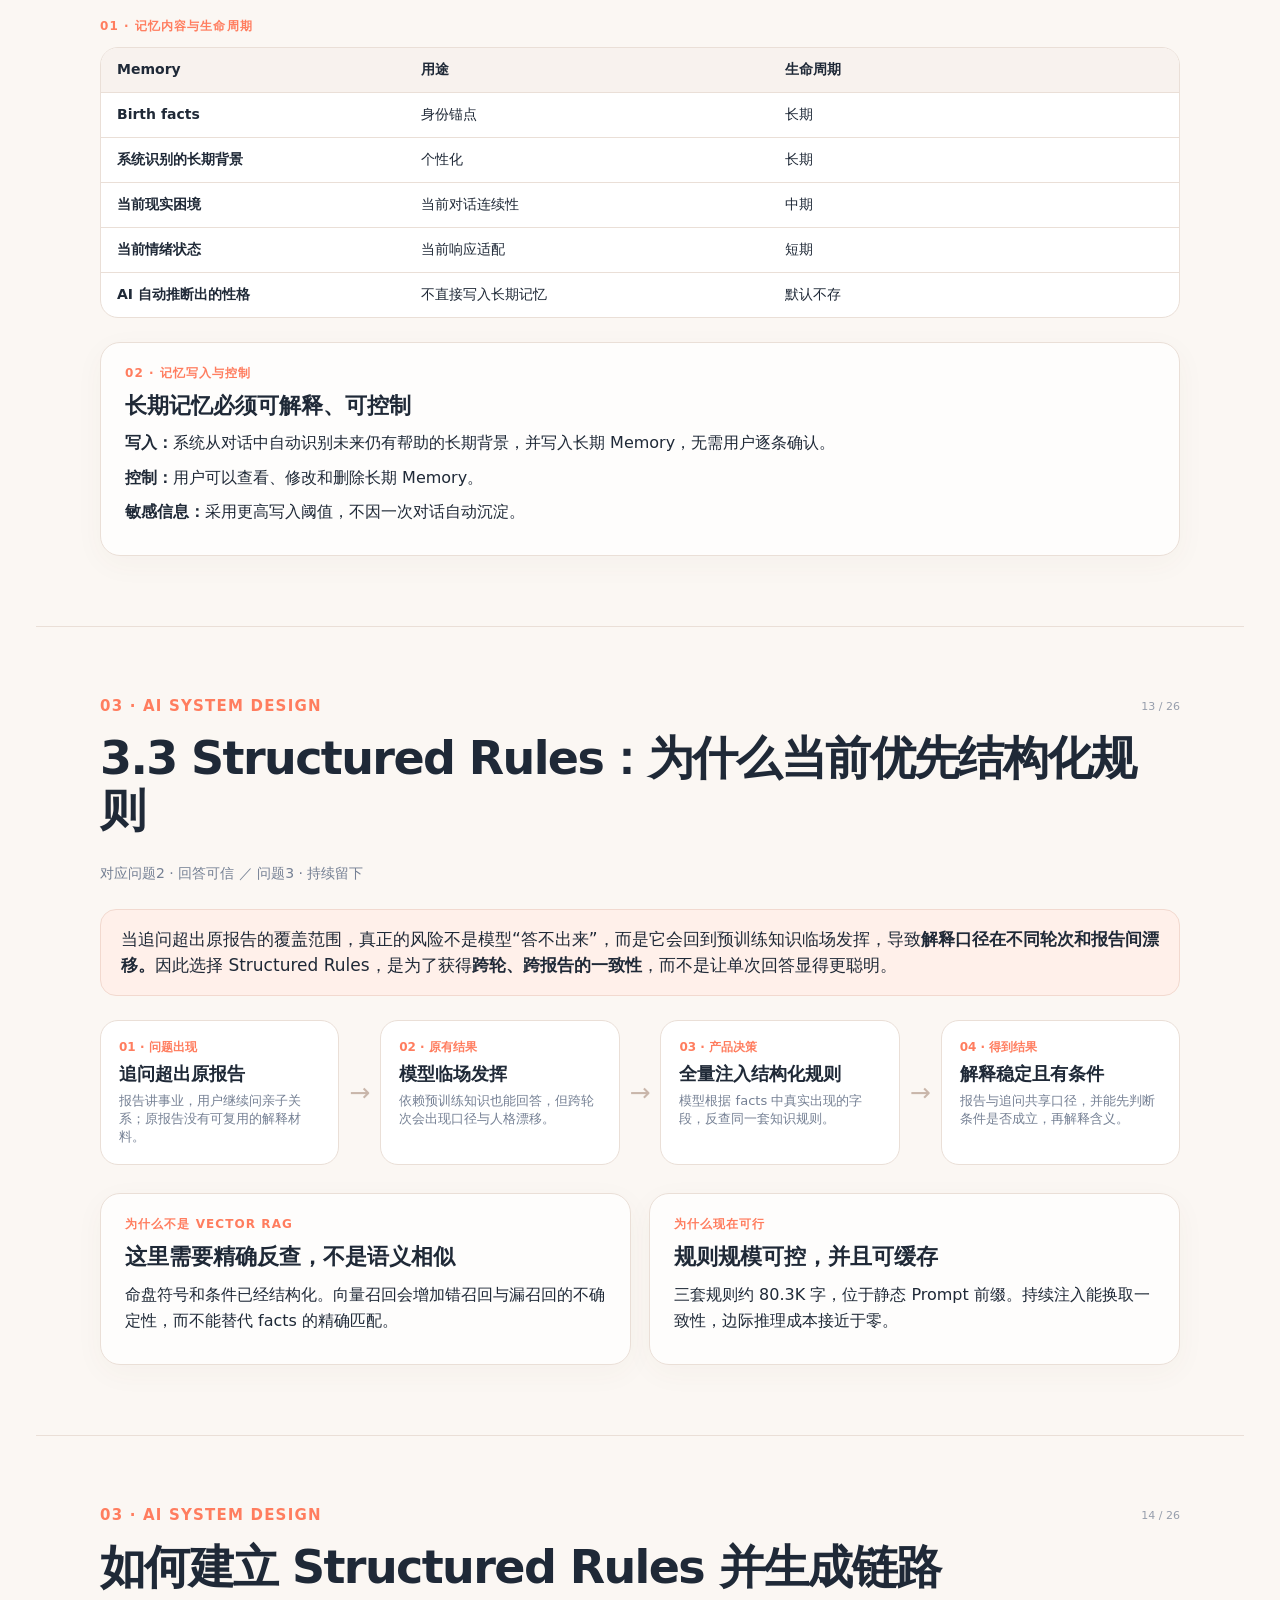
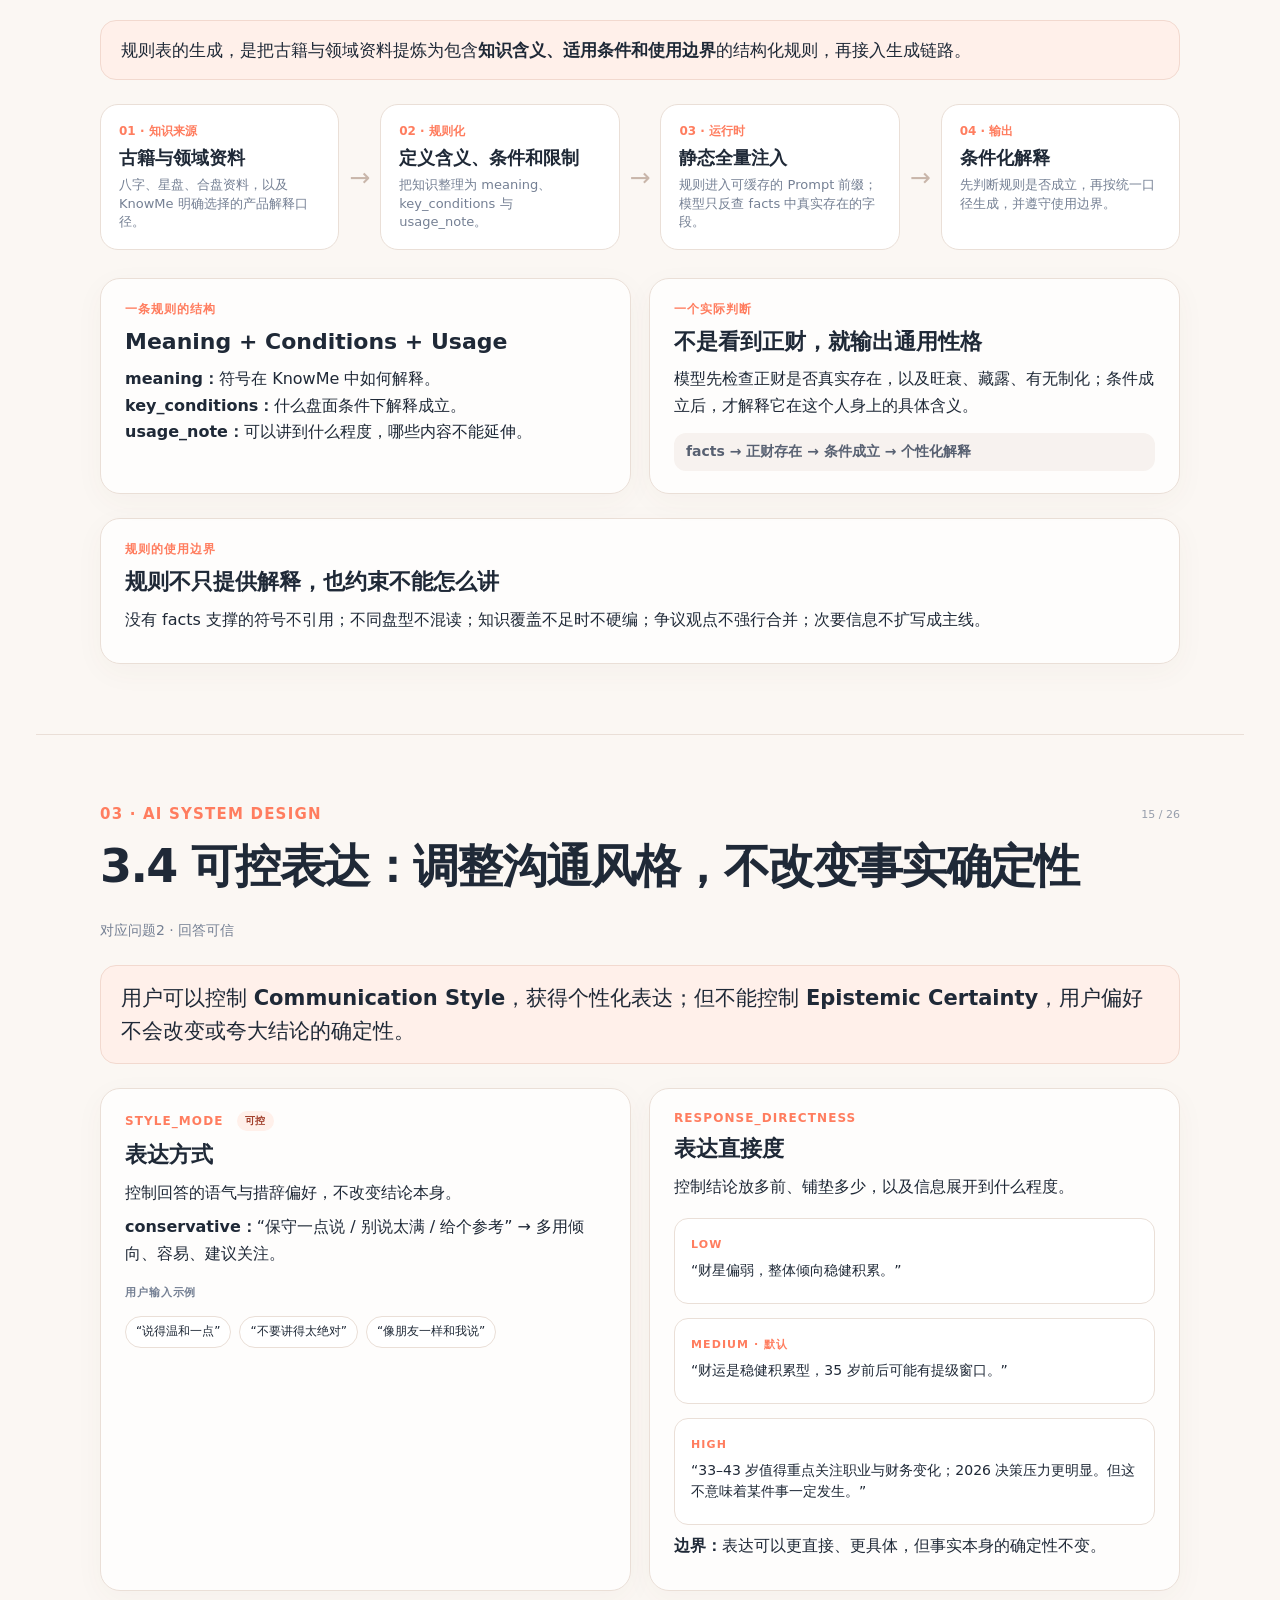
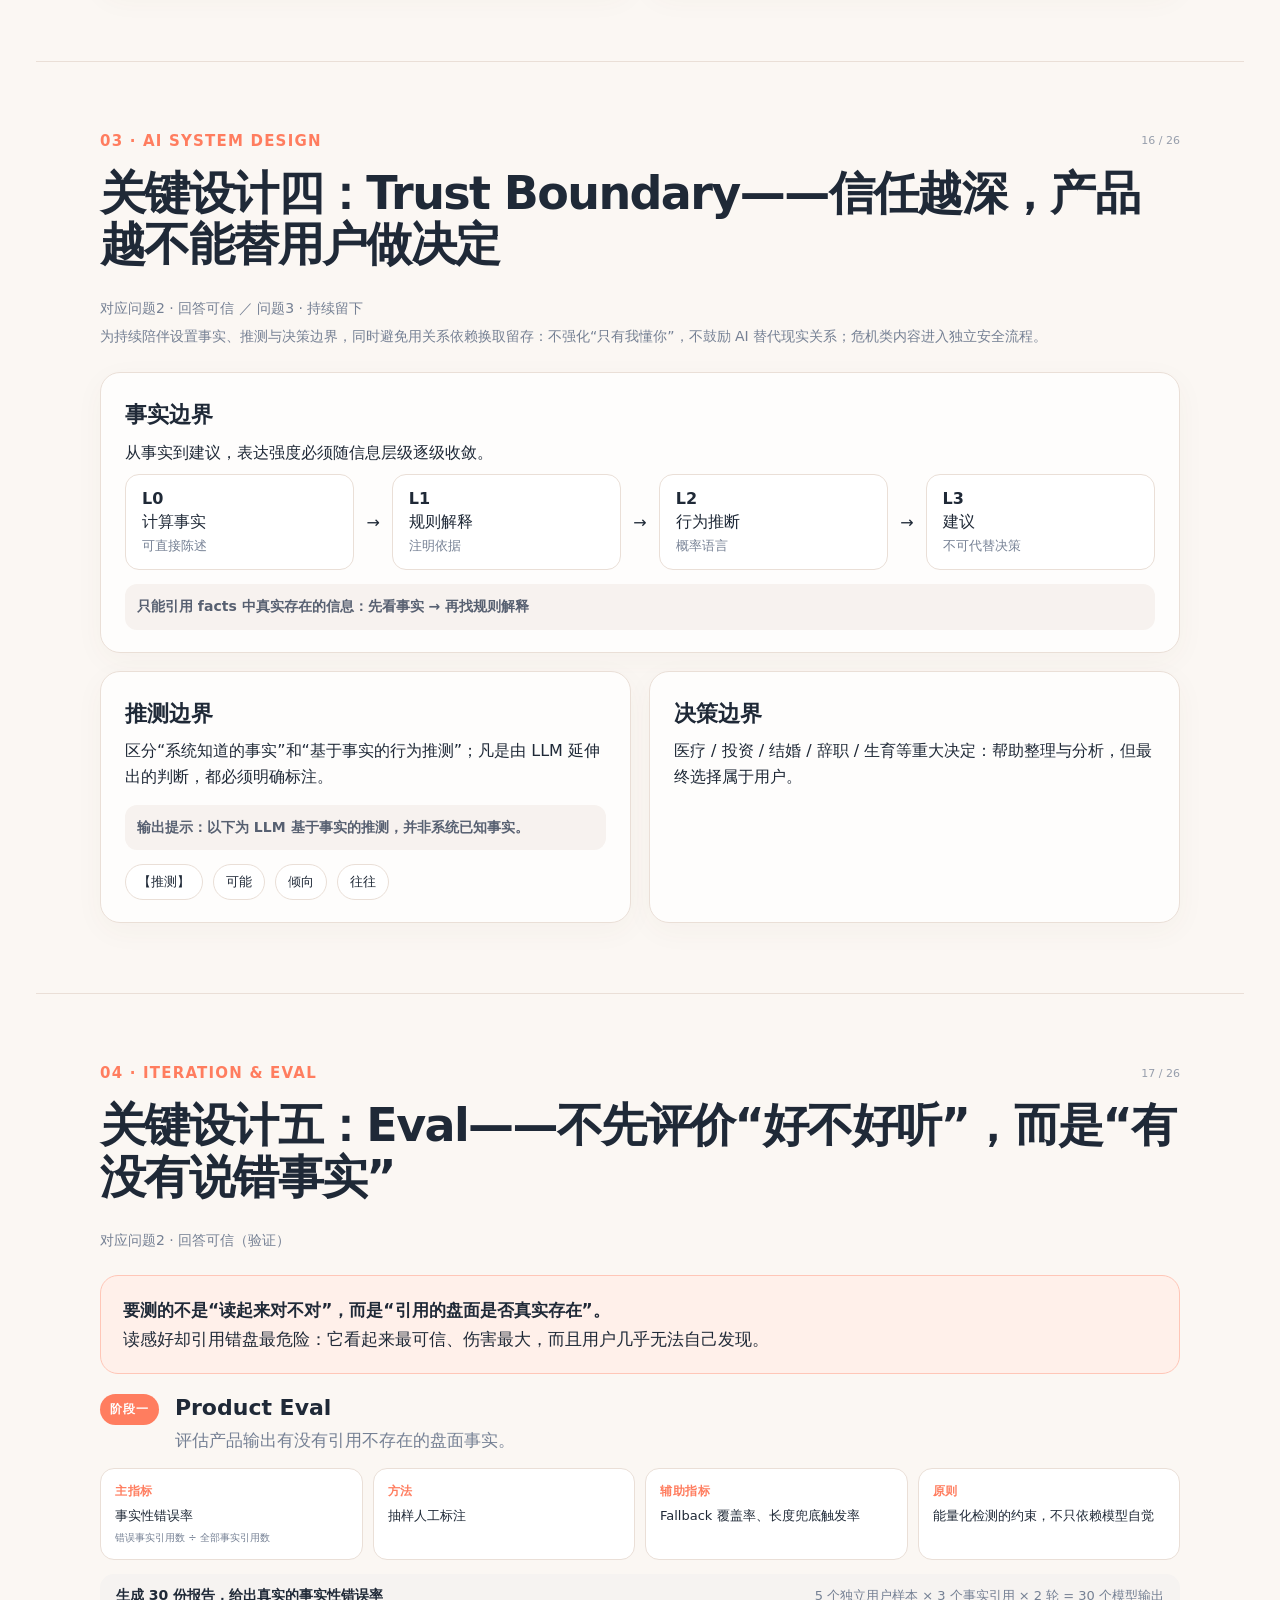
<file: projects/knowme/index.html>
<!doctype html>
<html lang="zh-CN">
<head>
<meta charset="utf-8">
<meta name="viewport" content="width=device-width, initial-scale=1">
<title>KnowMe｜AI Product Case Study</title>
<script>
document.documentElement.classList.toggle("is-embedded", new URLSearchParams(location.search).has("embed"));
</script>
<style>
:root {
  --bg:#fbf7f3;
  --paper:#fffdfb;
  --ink:#1f2937;
  --muted:#758094;
  --line:#eadfd7;
  --accent:#ff7d5f;
  --accent-2:#ffb49f;
  --accent-soft:#fff0ea;
  --accent-border:#ffc6b7;
  --accent-ink:#a13f2b;
  --blue:#5c78a6;
  --shadow:0 18px 60px rgba(74,54,42,.08);
}
*{box-sizing:border-box}
html{scroll-behavior:smooth}
body{margin:0;background:var(--bg);color:var(--ink);font-family:Inter,"PingFang SC","Hiragino Sans GB","Microsoft YaHei",system-ui,sans-serif;overflow-x:hidden}
button{font:inherit}
.deck{width:100%;position:relative;padding-bottom:96px}
.slide{position:relative;display:flex;justify-content:center;padding:0 36px;scroll-margin-top:88px}
.slide-shell{width:min(1500px,100%);min-width:0;padding:70px 64px;position:relative}
.slide + .slide .slide-shell{border-top:1px solid var(--line)}
.slide-top{display:flex;justify-content:space-between;align-items:center;position:relative;z-index:2}
.kicker{font-size:15px;letter-spacing:.08em;color:var(--accent);font-weight:800;text-transform:uppercase}
.slide-meta{display:flex;gap:6px;align-items:center;color:var(--muted);font-size:11px;font-weight:500;opacity:.75}
.slide-icon{width:16px;height:16px;stroke:currentColor;fill:none;stroke-width:1.7;stroke-linecap:round;stroke-linejoin:round}
h1{font-size:46px;line-height:1.12;margin:18px 0 26px;letter-spacing:-.035em;max-width:1200px}
h2{font-size:34px;line-height:1.35;margin:0}
h3{font-size:22px;line-height:1.3;margin:6px 0 10px}
p{font-size:17px;line-height:1.65;margin:8px 0}
small{font-size:13px;line-height:1.4;color:var(--muted)}
b,strong{font-weight:800}
.slide-body{position:relative;z-index:2}
.lead{font-size:23px;max-width:920px;color:#4b5563}
.grid{display:grid;gap:18px}
.grid-2{grid-template-columns:repeat(2,minmax(0,1fr))}
.grid-3{grid-template-columns:repeat(3,minmax(0,1fr))}
.grid-4{grid-template-columns:repeat(4,minmax(0,1fr))}
.card{background:rgba(255,255,255,.78);border:1px solid var(--line);border-radius:20px;padding:22px 24px;box-shadow:0 8px 30px rgba(93,75,63,.04)}
.card p{font-size:16px}
.num{font-size:12px;color:var(--accent);font-weight:900;letter-spacing:.12em}
.quote-box,.notice,.principle-banner,.statement{margin-top:18px;border-radius:16px;padding:16px 20px;border:1px solid #f2d9cf;background:var(--accent-soft);font-size:17px;line-height:1.55}
.statement{font-size:21px}
.slide-body > :is(.statement,.notice,.quote-box,.principle-banner,.hypothesis,.insight-card,.bottom-points):first-child:not(:last-child){margin-bottom:24px}
.wide-card{display:flex;justify-content:space-between;align-items:center;gap:22px;margin-top:18px;padding:18px 22px;border:1px solid var(--line);border-radius:18px;background:#fff}
.wide-card span{color:var(--muted);font-size:15px;text-align:right}
.wide-card.accent{border-color:#ffd8cc;background:var(--accent-soft)}
.flow{display:flex;align-items:stretch;gap:10px;margin-top:34px}
.flow-node{flex:1;min-width:0;border:1px solid var(--line);border-radius:18px;background:#fff;padding:18px;display:flex;flex-direction:column;gap:6px}
.flow-node span{color:var(--accent);font-size:12px;font-weight:900}
.flow-node b{font-size:18px}
.flow-node.strong{background:var(--accent-soft);border-color:#ffc6b7}
.flow-arrow{align-self:center;font-size:25px;color:#c9b6aa}
.flow-6{gap:6px}
.flow-6 .flow-node{padding:16px 12px}
.flow-6 .flow-node b{font-size:16px}
.flow-6 .flow-arrow{display:none}
.hero-copy{margin-top:18px}
.icon-card .icon-bubble{width:46px;height:46px;border-radius:14px;background:var(--accent-soft);display:grid;place-items:center;color:var(--accent);font-weight:900;margin-bottom:10px}
.hypothesis{margin-top:24px;padding:22px 26px;border-radius:20px;background:var(--accent-soft);color:var(--ink);border:1px solid var(--accent-border);display:flex;align-items:center;gap:24px}
.hypothesis .label{background:var(--accent);color:#fff;padding:8px 12px;border-radius:999px;font-weight:800;font-size:13px;white-space:nowrap;width:fit-content;flex-shrink:0;align-self:flex-start}
.hypothesis p{font-size:21px;margin:0}
.question-stack{display:grid;gap:24px;padding:8px 0 0 8px}
.question-group{min-width:0}
.question-group>small{display:block;margin:0 0 9px 6px;font-size:12px;line-height:1.4;color:var(--muted)}
.question-bubble{position:relative;width:fit-content;max-width:100%;padding:16px 20px;background:#fff5ef;border:1px solid #f0ddd2;border-radius:5px 20px 20px 20px;box-shadow:0 3px 10px rgba(93,75,63,.035)}
.question-bubble:before{content:"";position:absolute;left:-6px;top:13px;width:10px;height:10px;background:#fff5ef;border-left:1px solid #f0ddd2;border-bottom:1px solid #f0ddd2;transform:rotate(45deg)}
.question-bubble p{margin:0;font-size:16px;line-height:1.65;overflow-wrap:anywhere}
.question-bubble p+p{margin-top:12px}
.eyebrow{font-size:12px;letter-spacing:.09em;text-transform:uppercase;color:var(--accent);font-weight:900;margin-bottom:10px}
.insight-card{padding:24px;background:var(--accent-soft);color:var(--ink);border:1px solid var(--accent-border);border-radius:20px}
.insight-card h3{font-size:23px}
.slide[data-index="4"] .insight-card h3{font-size:18px;line-height:1.5}
.pill-row,.governance-tags,.validation-row,.bottom-points,.hard-constraints,.eval-meta{display:flex;flex-wrap:wrap;gap:10px;margin-top:14px}
.pill-row span,.governance-tags span,.bottom-points span,.hard-constraints span,.eval-meta span,.validation-row span{border:1px solid var(--line);background:#fff;border-radius:999px;padding:8px 12px;font-size:13px}
.insight-card .pill-row span{background:var(--paper);border-color:var(--accent-border);color:var(--accent-ink)}
.definition{margin-top:14px;padding:20px 22px;border:1px solid var(--line);border-radius:18px;background:#fff}
.definition strong{color:var(--accent);font-size:18px}
.redefinition-steps{list-style:none;padding:0;margin:24px 0 0;counter-reset:reason}
.redefinition-steps li{position:relative;padding:0 0 26px 42px;counter-increment:reason}
.redefinition-steps li:before{content:counter(reason,decimal-leading-zero);position:absolute;left:0;top:0;width:28px;height:28px;display:grid;place-items:center;border-radius:50%;background:var(--accent-soft);color:var(--accent-ink);font-size:11px;font-weight:800}
.redefinition-steps li:not(:last-child):after{content:"";position:absolute;left:13px;top:34px;bottom:6px;width:1px;background:var(--accent-border)}
.redefinition-steps li:last-child{padding-bottom:0}
.redefinition-steps h3{margin:0 0 8px;font-size:17px;line-height:1.6}
.redefinition-steps p{margin:0;font-size:15px;line-height:1.75}
.definition .redefinition-note{margin:22px 0 0;padding-top:16px;border-top:1px solid var(--line);font-size:13px;line-height:1.7;color:var(--muted)}
.definition .redefinition-result{display:block;margin-top:16px;padding:16px;background:var(--accent-soft);border:1px solid var(--accent-border);border-radius:12px;color:var(--accent-ink);font-size:18px;line-height:1.5}
.grid.evidence-to-definition{grid-template-columns:minmax(0,1fr) 36px minmax(0,1fr);align-items:center}
.evidence-arrow{display:flex;justify-content:center;color:var(--accent);font-size:32px;line-height:1}
.evidence-to-definition .definition{margin-top:0}
@media(max-width:700px){
  .grid.evidence-to-definition{grid-template-columns:minmax(0,1fr)}
  .evidence-arrow{transform:rotate(90deg)}
}
.persona{padding:22px;border:1px solid var(--line);border-radius:20px;background:#fff}
.persona .tag{display:inline-block;background:var(--accent-soft);color:var(--accent);padding:6px 10px;border-radius:999px;font-size:12px;font-weight:800}
.persona h3{margin:14px 0 15px;font-size:20px;line-height:1.4}
.persona p{margin:0 0 12px;color:#4b5563;font-size:14px;line-height:1.65}
.persona p b{color:var(--ink)}
.persona p:last-child{margin-bottom:0}
.persona-validation{margin-top:17px;padding-top:13px;border-top:1px solid var(--line);color:var(--accent-ink);font-size:13px;font-weight:800;line-height:1.5}
.validation-row{align-items:center;margin-top:18px;padding:14px 16px;border-radius:14px;background:#fff;border:1px solid var(--line)}
.validation-row em{margin-left:auto;color:var(--blue);font-style:normal;font-weight:800}
.journey-icon{font-size:30px;color:var(--accent)}
.capability{margin-top:16px;font-size:13px;font-weight:800;color:var(--blue)}
.positioning-statement{display:flex;align-items:baseline;gap:22px;padding:21px 25px;border:1px solid var(--accent-border);border-radius:20px;background:var(--accent-soft)}
.positioning-statement span{flex-shrink:0;color:var(--accent-ink);font-size:12px;font-weight:900;letter-spacing:.1em}
.positioning-statement strong{font-size:27px;line-height:1.35;letter-spacing:-.025em}
.positioning-section{display:grid;grid-template-columns:180px minmax(0,1fr);gap:28px;padding:24px 0;border-bottom:1px solid var(--line)}
.positioning-section:last-child{border-bottom:0;padding-bottom:0}
.positioning-section-title span{display:block;margin-bottom:8px;color:var(--accent);font-size:11px;font-weight:900;letter-spacing:.12em}
.positioning-section-title h2{font-size:21px;line-height:1.4}
.positioning-section-content{min-width:0}
.positioning-goals{display:grid;grid-template-columns:repeat(3,minmax(0,1fr));gap:12px}
.positioning-goals .card{padding:16px 18px;box-shadow:none}
.positioning-goals h3{margin:0 0 7px;font-size:17px}
.positioning-goals p{margin:0;color:#4b5563;font-size:13px;line-height:1.55}
.positioning-contrast{display:grid;grid-template-columns:1fr 1.2fr;gap:12px}
.positioning-contrast>div{padding:16px 18px;border:1px solid var(--line);border-radius:16px;background:#fff}
.positioning-contrast>div:last-child{border-color:var(--accent-border);background:#fff9f6}
.positioning-contrast b{display:block;margin-bottom:7px;font-size:14px}
.positioning-contrast p{margin:0;font-size:14px;line-height:1.55}
.positioning-mvp-intro{margin:0 0 14px;color:#4b5563;font-size:14px;line-height:1.65}
.positioning-mvp-grid{display:grid;grid-template-columns:repeat(3,minmax(0,1fr));gap:12px}
.positioning-mvp-card{display:flex;flex-direction:column;min-width:0;padding:17px 18px;border:1px solid var(--line);border-radius:16px;background:#fff}
.positioning-mvp-card>span{color:var(--accent);font-size:11px;font-weight:900;letter-spacing:.08em}
.positioning-mvp-card h3{margin:8px 0 7px;font-size:18px;line-height:1.4}
.positioning-mvp-card>p{margin:0;color:#4b5563;font-size:13px;line-height:1.6}
.positioning-mvp-check{margin-top:auto!important;padding-top:12px;border-top:1px solid var(--line)}
.positioning-mvp-check b{display:block;margin-bottom:3px;color:var(--accent-ink);font-size:11px;letter-spacing:.04em}
.positioning-footnote{margin:14px 0 0;color:var(--muted);font-size:12px;line-height:1.6}
.comparison,.memory-table,.eval-table{display:grid;border:1px solid var(--line);border-radius:18px;overflow:hidden;background:#fff}
.comparison>div,.memory-table>div,.eval-table>div{display:grid;grid-template-columns:1fr 1.2fr 1.35fr;border-top:1px solid var(--line)}
.comparison>div:first-child,.memory-table>div:first-child,.eval-table>div:first-child{border-top:0}
.comparison span,.comparison b,.memory-table span,.memory-table b,.eval-table span,.eval-table b{padding:13px 16px;font-size:14px}
.comparison span,.comparison b{overflow-wrap:anywhere}
.comparison-head,.memory-head,.eval-head{background:#f8f2ee;font-weight:900}
.accent-text{color:var(--accent)}
.bottom-points{margin-top:18px}
.bottom-points span{background:#fffdfb}
.reasons .card{min-height:160px}
.transition{display:grid;grid-template-columns:1fr auto 1.7fr;gap:18px;align-items:center;margin-top:24px}
.transition>div:not(.big-arrow){padding:20px;border-radius:18px;border:1px solid var(--line);background:#fff;display:flex;flex-direction:column;gap:8px}
.transition .strong{background:var(--accent-soft);border-color:#ffd0c1}
.transition.positioning-transition{margin:0 0 24px}
.positioning-transition + .statement{margin:0 0 24px}
@media(max-width:700px){.positioning-transition .big-arrow{justify-self:center;transform:rotate(90deg);line-height:1}}
.big-arrow{font-size:32px;color:var(--accent)}
.design-question{margin:0 0 24px;font-size:14px;line-height:1.6}
.design-question>b{color:var(--muted);font-weight:500}
.design-question p{font-size:14px;color:var(--muted);margin:6px 0 0}
.design-parent{font-size:13px;color:var(--muted);margin:0 0 12px}
.design-parent a{color:inherit;text-decoration:underline;text-underline-offset:4px}
.design-outline{display:flex;flex-wrap:wrap;gap:10px 22px;margin:0 0 24px;font-size:14px;line-height:1.7}
.design-outline a{color:var(--accent-ink);text-decoration:underline;text-underline-offset:4px}
.design-outline a:focus-visible,.design-parent a:focus-visible{outline:2px solid var(--accent);outline-offset:4px}
.strategy-map{display:grid;grid-template-columns:repeat(3,minmax(0,1fr));gap:16px}
.strategy-map .card{display:flex;flex-direction:column;min-height:160px}
.strategy-map .num{margin-bottom:10px}
.strategy-map h3{margin:0 0 10px}
.strategy-map p{margin:0;color:var(--muted)}
.strategy-tags{display:flex;flex-wrap:wrap;gap:7px;margin-top:auto}
.strategy-tags span{padding:5px 9px;border-radius:999px;background:var(--accent-soft);color:var(--accent-ink);font-size:11px;font-weight:700}
.strategy-page{margin-top:12px;color:var(--muted);font-size:12px}
@media(max-width:1100px){.strategy-map{grid-template-columns:repeat(2,minmax(0,1fr))}}
@media(max-width:700px){.strategy-map{grid-template-columns:minmax(0,1fr)}.strategy-map .card{min-height:0}}
.strategy-index{margin:24px 0;font-size:14px;line-height:1.7}
.strategy-index h3{font-size:16px;margin:0 0 12px}
.strategy-index p{font-size:14px;margin:8px 0}
.big-list{padding-left:20px;font-size:18px;line-height:1.7}
.vertical-flow{display:flex;align-items:center;justify-content:flex-start;gap:9px;flex-wrap:wrap}
.vertical-flow div{padding:12px 14px;border:1px solid var(--line);border-radius:14px;background:#fff;font-weight:700}
.vertical-flow .accent-block{background:var(--accent-soft);border-color:#ffd2c5}
.system-overview{display:grid;gap:28px}
.system-design-card{display:grid;gap:28px;padding:28px;border:1px solid var(--line);border-radius:24px;background:#fff}
.system-design-card .system-stage{background:var(--paper)}
.system-design-card .system-stage li{background:#fff}
.system-design-card .system-note{margin:0}
.system-cause{display:flex;flex-direction:column;align-items:center;gap:8px;text-align:center;color:var(--muted);font-size:14px;line-height:1.7}
.system-cause span{font-size:32px;line-height:1;color:var(--accent)}
.system-design-intro{font-size:14px;line-height:1.7;color:var(--muted);margin:0 0 22px}
@media(max-width:700px){.system-design-card{padding:18px;gap:24px;border-radius:20px}}
.system-journey{display:grid;grid-template-columns:repeat(4,minmax(0,1fr));gap:28px}
.system-stage{position:relative;min-width:0;padding:18px;background:#fff;border:1px solid var(--line);border-radius:18px}
.system-stage:not(:last-child)::after{content:"→";position:absolute;right:-23px;top:50%;color:var(--accent);font-size:22px}
.system-stage h3{font-size:16px;line-height:1.5;margin:0 0 18px}
.system-stage h3 small{display:block;color:var(--muted);font-size:12px;font-weight:500;margin-top:4px}
.system-stage ol{list-style:none;padding:0;margin:0;display:grid;gap:28px}
.system-stage li{position:relative;border:1px solid var(--line);border-radius:10px;padding:12px 10px;font-size:14px;line-height:1.6;background:var(--paper)}
.system-stage li+li::before{content:"↓";position:absolute;top:-27px;left:50%;color:var(--accent)}
.system-foundation{padding:22px;border:1px solid var(--accent-border);border-radius:18px;background:var(--accent-soft)}
.system-foundation h3{font-size:17px;margin:0 0 6px}
.system-foundation>p,.system-overview .system-note{font-size:13px;line-height:1.7;color:var(--muted);margin:0 0 18px}
.system-modules{display:grid;grid-template-columns:1.3fr 1fr 1.4fr .9fr .9fr;gap:12px}
.system-module{min-width:0;background:#fff;padding:16px;border:1px solid var(--line);border-radius:12px}
.system-module h4{font-size:14px;margin:0 0 10px;line-height:1.5}
.system-module p{font-size:13px;line-height:1.7;margin:6px 0;overflow-wrap:anywhere}
.system-module code{font-size:12px}
@media(max-width:1100px){.system-modules{grid-template-columns:repeat(2,minmax(0,1fr))}.system-module:last-child{grid-column:1/-1}}
@media(max-width:700px){.system-journey,.system-modules{grid-template-columns:minmax(0,1fr)}.system-stage:not(:last-child)::after{content:"↓";right:auto;left:50%;top:auto;bottom:-29px}.system-foundation{padding:18px}.system-stage h3{font-size:17px}}
.principle-banner{font-size:18px}
.context-card{padding:24px;border-radius:22px;border:1px solid var(--line);min-height:300px}
.context-card.stable{background:#fff;border-color:#fff}
.context-card.dynamic{background:#fff4ef;border-color:#ffd9ce}
.context-card ul{font-size:17px;line-height:1.8}
.mini-flow{margin-top:14px;padding:10px 12px;border-radius:12px;background:#f7f2ef;color:#576071;font-size:14px;font-weight:700}
.mini-flow.stack{line-height:1.8}
.hard-constraints{align-items:center;padding:16px;border-radius:16px;background:#fff;border:1px solid var(--line)}
.hard-constraints b{margin-right:4px}
.hard-constraints small{flex-basis:100%;padding-top:10px;border-top:1px solid var(--line);color:var(--muted);font-size:12px;line-height:1.6}
.checklist{display:grid;grid-template-columns:1fr 1fr;gap:10px}
.checklist span{padding:12px;border-radius:12px;background:#f8f4f1;font-size:14px}
.muted{color:var(--muted)}
.persona-tone{margin-top:20px;padding:16px;border-radius:14px;background:var(--accent-soft)}
.lower-grid{margin-top:16px}
.accent-card{background:var(--accent-soft);color:var(--ink);border-color:var(--accent-border)}
.kb-card{padding:24px;border-radius:22px;border:1px solid var(--line);min-height:220px}
.kb-card>span{font-size:12px;font-weight:900;letter-spacing:.12em}
.kb-card.level1{background:#eef7f2;border-color:#cce6d6}
.kb-card.level2{background:#fff8e9;border-color:#f4dfb0}
.kb-card.level3{background:#f9eeee;border-color:#ebcaca}
.example-scale{display:grid;grid-template-columns:repeat(3,1fr);gap:14px;margin-top:18px}
.example-scale>div{padding:14px 16px;border-radius:14px;border:1px solid var(--line);background:#fff}
.example-scale span{font-size:11px;font-weight:900;letter-spacing:.1em;color:var(--accent)}
.example-scale p{font-size:14px;line-height:1.5}
.trust-flow{display:flex;align-items:center;gap:12px}
.trust-flow>div:not(:nth-child(even)){flex:1;padding:14px 16px;border:1px solid var(--line);background:#fff;border-radius:14px;display:flex;flex-direction:column;gap:4px}
.trust-flow .strong{background:var(--accent-soft);border-color:#ffd4c8}
.trust-grid{margin-top:18px}
.warning{margin-top:16px;padding:14px 16px;border-radius:14px;background:#fff7ea;border:1px solid #f2dbac;font-size:14px}
.before-after{display:grid;grid-template-columns:1fr auto 1fr;gap:18px;align-items:stretch}
.before,.after{padding:22px;border-radius:20px;border:1px solid var(--line);background:#fff}
.after{background:var(--accent-soft);border-color:#ffd4c8}
.before .label,.after .label{font-size:11px;font-weight:900;letter-spacing:.1em;color:var(--accent)}
.evidence{margin-top:14px;padding:12px;border-radius:12px;background:#f6f3f1;font-size:14px}
.fixed-question-groups{display:grid;grid-template-columns:1fr 1fr;gap:10px;margin-top:14px}
.fixed-question-group{padding:12px 14px;border:1px solid var(--line);border-radius:14px;background:#fff}
.fixed-question-group>b{display:block;margin-bottom:8px;color:var(--accent);font-size:12px;letter-spacing:.08em}
.fixed-question-group span{display:block;font-size:13px;line-height:1.55;color:var(--ink)}
.decision-arrow{align-self:center;font-size:32px;color:var(--accent)}
.dynamic-inputs{display:flex;gap:10px;align-items:center;flex-wrap:wrap;margin:16px 0}
.dynamic-inputs span{padding:8px 10px;background:#fff;border:1px solid var(--line);border-radius:999px;font-size:13px}
.dynamic-inputs b{color:var(--accent)}
.iteration-story{display:flex;flex-direction:column;gap:14px}
.iteration-step{padding:22px;border:1px solid var(--line);border-radius:20px;background:#fff}
.iteration-step.decision{background:var(--accent-soft);border-color:#ffd4c8}
.iteration-step .label{display:block;margin-bottom:8px;color:var(--accent);font-size:11px;font-weight:900;letter-spacing:.1em}
.iteration-step h3{margin-bottom:8px}
.iteration-arrow{align-self:center;color:var(--accent);font-size:28px;line-height:1}
.iteration-input-label{margin-top:16px;font-size:13px;font-weight:800;color:var(--muted)}
.followup-examples{display:grid;grid-template-columns:repeat(3,minmax(0,1fr));gap:12px;margin-top:16px}
.followup-example{padding:14px;border:1px solid var(--line);border-radius:14px;background:#fff}
.followup-example b{display:block;margin-bottom:5px;color:var(--ink)}
.followup-example small{display:block;margin-bottom:8px;color:var(--muted)}
.followup-example p{margin:0;font-size:13px;line-height:1.55}
.eval-thesis{padding:20px 22px;border:1px solid var(--accent-border);border-radius:18px;background:var(--accent-soft);font-size:17px;line-height:1.65}
.eval-phase-head{display:flex;align-items:flex-start;gap:16px;margin:20px 0 14px}
.eval-phase-number{flex:0 0 auto;padding:7px 10px;border-radius:999px;background:var(--accent);color:#fff;font-size:12px;font-weight:900;letter-spacing:.08em}
.eval-phase-head h3{margin:0 0 4px}
.eval-phase-head p{margin:0;color:var(--muted)}
.eval-spec{display:grid;grid-template-columns:repeat(4,minmax(0,1fr));gap:10px;margin-bottom:14px}
.eval-spec>div{padding:14px;border:1px solid var(--line);border-radius:14px;background:#fff}
.eval-spec b{display:block;margin-bottom:5px;color:var(--accent);font-size:12px;letter-spacing:.06em}
.eval-spec span{font-size:13px;line-height:1.5}
.eval-spec small{display:block;margin-top:5px;color:var(--muted);font-size:10px;line-height:1.45}
.eval-sample{display:flex;align-items:center;justify-content:space-between;gap:16px;margin:14px 0;padding:13px 16px;border-radius:14px;background:#f6f3f1}
.eval-sample b{font-size:14px}
.eval-sample span{color:var(--muted);font-size:13px;text-align:right}
.eval-results{display:grid;border:1px solid var(--line);border-radius:18px;overflow:hidden;background:#fff}
.eval-results>div{display:grid;grid-template-columns:1.45fr 1fr 1fr;border-top:1px solid var(--line)}
.eval-results>div:first-child{border-top:0;background:#f8f2ee;font-weight:900}
.eval-results span,.eval-results b{padding:12px 14px;font-size:13px}
.eval-rate{color:var(--accent);font-weight:900}
.eval-process{display:grid;grid-template-columns:1fr auto 1.25fr auto 1.25fr;gap:12px;align-items:stretch}
.eval-process-step{padding:17px;border:1px solid var(--line);border-radius:16px;background:#fff}
.eval-process-step:last-child{background:var(--accent-soft);border-color:var(--accent-border)}
.eval-process-step>span{display:block;margin-bottom:7px;color:var(--accent);font-size:11px;font-weight:900;letter-spacing:.08em}
.eval-process-step h3{margin-bottom:6px;font-size:17px}
.eval-process-step p{margin:0;font-size:13px}
.eval-process-arrow{align-self:center;color:var(--accent);font-size:24px}
.formula{margin:18px 0;padding:14px 18px;border-radius:14px;background:var(--accent-soft);color:var(--accent-ink);border:1px solid var(--accent-border);font-size:19px;font-weight:800;text-align:center}
.evaluator-story{display:grid;grid-template-columns:1fr auto 1.2fr auto 1fr auto 1.2fr;gap:10px;align-items:center}
.story-step{min-height:170px;padding:18px;border-radius:18px;border:1px solid var(--line);background:#fff}
.story-step>span{color:var(--accent);font-size:12px;font-weight:900}
.story-step.strong{background:var(--accent-soft);border-color:#ffd3c7}
.story-arrow{font-size:26px;color:#c7b4a9}
.metric-grid{display:grid;grid-template-columns:repeat(3,1fr);gap:14px}
.metric{padding:18px;border-radius:18px;border:1px solid var(--line);background:#fff;display:flex;flex-direction:column}
.metric b{font-size:32px;color:var(--accent)}
.metric span{font-weight:800;margin-top:4px}
.not-proven{margin-top:18px;display:flex;flex-wrap:wrap;gap:8px;align-items:center;padding:14px 16px;border-radius:14px;background:#f8f2ee}
.not-proven span{padding:6px 9px;border-radius:999px;background:#fff;font-size:12px}
.cost-highlight{display:grid;grid-template-columns:1fr 1fr;gap:18px}
.cost-highlight>div{padding:22px;border-radius:20px;background:var(--accent-soft);color:var(--ink);border:1px solid var(--accent-border)}
.cost-highlight small{color:#785c52}
.cost-highlight b{display:block;font-size:38px;margin-top:4px;color:var(--accent-ink)}
.commercial-flow{margin-top:6px}
.constraint-grid{margin-top:20px}
.constraint-grid .card{padding:18px}
.business-section-title{margin:24px 0 10px}
.business-section-title:first-child{margin-top:0}
.defense-list{display:grid;grid-template-columns:1fr 1fr;gap:12px}
.defense-list>div{display:grid;grid-template-columns:40px 1fr;column-gap:12px;padding:15px 18px;border-radius:16px;border:1px solid var(--line);background:#fff}
.defense-list>div:last-child{grid-column:1/-1}
.defense-list span{grid-row:1/3;color:var(--accent);font-weight:900}
.defense-list h3,.defense-list p{margin:0}
.defense-list p{font-size:14px;color:var(--muted)}
.slide[data-index="23"] .slide-shell{width:min(1700px,100%);padding-left:40px;padding-right:40px}
.funnel{display:flex;align-items:stretch;justify-content:center;gap:6px;padding-right:54px}
.funnel>div{position:relative;isolation:isolate;flex:1;padding:36px 22px 22px 26px;background:var(--line);border:0;clip-path:polygon(0 0,94% 0,100% 50%,94% 100%,0 100%,6% 50%);display:flex;flex-direction:column;justify-content:flex-start;min-height:260px}
.funnel>div::before{content:"";position:absolute;z-index:-1;inset:1px;background:#fff;clip-path:inherit}
.funnel>div:first-child{clip-path:polygon(0 0,94% 0,100% 50%,94% 100%,0 100%)}
.funnel b{color:var(--accent);font-size:15px}
.funnel span{font-size:19px;font-weight:800;margin:8px 0}
.no-grid .card{display:flex;align-items:center;gap:14px}
.no-grid .card span{font-size:12px;color:var(--accent);font-weight:900}
.no-grid .card h3{font-size:18px;margin:0}
.principles{display:grid;grid-template-columns:repeat(3,1fr);gap:14px}
.principles>div{padding:18px;border-radius:18px;background:#fff;border:1px solid var(--line);min-height:175px}
.principles span{font-size:11px;color:var(--accent);font-weight:900}
.principles h3{font-size:18px}
.principles p{font-size:14px;color:var(--muted)}
.final-hero{position:relative;width:100%;max-width:1180px;margin:72px auto 0;padding:38px;border:1px solid var(--line);border-radius:28px;background:#fff;box-shadow:0 18px 50px rgba(68,48,38,.06)}
.final-title-card{position:relative;width:100%;max-width:1180px;margin:12px auto 0;padding:24px 30px 28px;border:1px solid var(--line);border-radius:22px;background:#fff;box-shadow:0 12px 34px rgba(68,48,38,.05)}
.final-title-card h1{margin:0;max-width:1050px}
.final-title-card strong{color:var(--accent);font-weight:900}
.final-title-arrow{position:absolute;left:50%;bottom:-57px;width:42px;height:42px;display:grid;place-items:center;border:1px solid var(--accent-border);border-radius:50%;background:var(--accent);color:#fff;font-size:22px;font-weight:800;line-height:1;transform:translateX(-50%);box-shadow:0 8px 18px rgba(255,122,89,.22);z-index:2}
.final-label{display:block;margin-bottom:14px;color:var(--accent);font-size:11px;font-weight:900;letter-spacing:.14em}
.final-lead{margin:0 0 8px;color:var(--muted);font-size:16px;text-align:center}
.final-hero h2{max-width:1000px;margin:0;font-size:31px;line-height:1.48}
.final-path{display:grid;grid-template-columns:repeat(4,minmax(0,1fr));margin-top:28px;border:1px solid var(--line);border-radius:16px;overflow:hidden;background:#fcfaf8}
.final-path span{position:relative;padding:13px 18px;text-align:center;font-size:13px;font-weight:800;border-left:1px solid var(--line)}
.final-path span:first-child{border-left:0}
.final-path span:not(:last-child)::after{content:"";position:absolute;z-index:1;right:-5px;top:50%;width:9px;height:9px;background:#fcfaf8;border-top:1px solid var(--line);border-right:1px solid var(--line);transform:translateY(-50%) rotate(45deg)}
.final-connector{display:grid;grid-template-columns:1fr auto 1fr;align-items:center;gap:14px;max-width:1180px;margin:24px auto;color:var(--muted);font-size:12px;letter-spacing:.08em}
.final-connector span{height:1px;background:var(--line)}
.final-value{position:relative;width:100%;max-width:1180px;margin:0 auto;padding:26px 28px 28px;border:1px solid var(--line);border-radius:20px;background:#fff;box-shadow:0 14px 34px rgba(68,48,38,.05)}
.final-value>p{margin:0 0 8px;color:var(--muted);font-size:16px;text-align:center}
.final-value h3{max-width:980px;margin:0;font-size:25px;line-height:1.55;color:var(--accent)}
.check-grid{display:grid;grid-template-columns:1fr 1fr;gap:16px}
.check-grid .card{min-height:185px}
code{background:#f2ece8;padding:2px 6px;border-radius:6px}
.control-tag{display:inline-flex;align-items:center;margin-left:8px;padding:3px 8px;border-radius:999px;background:var(--accent-soft);color:var(--accent-ink);font-size:10px;font-weight:900;letter-spacing:.04em;vertical-align:middle}
.input-examples{display:flex;flex-wrap:wrap;gap:8px;margin-top:16px}
.input-examples span{padding:7px 10px;border:1px solid var(--line);border-radius:999px;background:#fff;color:var(--ink);font-size:12px;line-height:1.3}
.input-examples-label{display:block;margin-top:18px;color:var(--muted);font-size:11px;font-weight:800;letter-spacing:.08em}
.stagebar{position:fixed;left:50%;top:16px;transform:translateX(-50%);display:flex;flex-direction:row;gap:8px;padding:8px;background:rgba(255,253,251,.88);backdrop-filter:blur(18px);border:1px solid rgba(220,208,198,.85);border-radius:18px;box-shadow:0 12px 40px rgba(71,54,44,.12);z-index:20}
.stage-item{position:relative;display:flex;align-items:center;justify-content:center;padding:8px;border-radius:12px;color:#9aa1ab;transition:.25s}
.stage-item:not(:last-child)::after{content:"";position:absolute;top:50%;right:-8px;width:8px;height:1px;background:#d7d2ce;pointer-events:none}
.stage-item span{width:22px;height:22px;border-radius:50%;display:grid;place-items:center;background:#f3ece8;font-size:11px;font-weight:900}
.stage-item b{display:none}
.stage-item.active{background:var(--accent-soft);color:var(--ink)}
.stage-item.active span{background:var(--accent);color:#fff}
.nav{position:fixed;right:28px;bottom:26px;display:flex;gap:8px;z-index:30}
.nav button,.fullscreen-btn{width:44px;height:44px;border:1px solid var(--line);background:rgba(255,255,255,.9);border-radius:14px;cursor:pointer;color:var(--ink);box-shadow:0 8px 24px rgba(71,54,44,.08)}
.fullscreen-btn{position:fixed;left:28px;bottom:26px;z-index:30}
.nav button:hover,.fullscreen-btn:hover{border-color:#f1b7a4;color:var(--accent)}
.progress{position:fixed;left:0;right:0;top:0;height:4px;background:rgba(0,0,0,.04);z-index:40}
.progress>span{display:block;height:100%;width:0;background:linear-gradient(90deg,var(--accent),#ffb49f);transition:width .25s}
@media(max-width:1100px){
  .slide{padding:0 16px}
  .slide-shell{width:100%;padding:50px 38px}
  h1{font-size:34px;margin:12px 0 18px}
  h3{font-size:18px} p{font-size:14px}
  .grid-4{grid-template-columns:1fr 1fr}
  .funnel>div{min-height:210px}
}
@media(max-width:700px){
  .slide{padding:0 10px}
  .slide-shell{width:100%;padding:40px 20px}
  .grid-2,.grid-3,.grid-4,.checklist,.example-scale,.metric-grid,.cost-highlight,.defense-list,.principles,.check-grid,.transition,.before-after,.evaluator-story{grid-template-columns:minmax(0,1fr)}
  .followup-examples{grid-template-columns:minmax(0,1fr)}
  .eval-spec{grid-template-columns:1fr 1fr}
  .eval-process{grid-template-columns:minmax(0,1fr)}
  .eval-process-arrow{justify-self:center;transform:rotate(90deg)}
  .eval-sample{align-items:flex-start;flex-direction:column}
  .eval-sample span{text-align:left}
  .final-hero{margin-top:66px;padding:26px 20px}
  .final-title-card{padding:20px 22px 24px;border-radius:18px}
  .final-title-card h1{font-size:29px}
  .final-title-arrow{bottom:-52px;width:38px;height:38px;font-size:20px}
  .final-hero h2{font-size:24px}
  .final-path{grid-template-columns:1fr 1fr}
  .final-path span:nth-child(3){border-left:0;border-top:1px solid var(--line)}
  .final-path span:nth-child(4){border-top:1px solid var(--line)}
  .final-path span::after{display:none}
  .final-value{padding:22px 20px}
  .final-value h3{font-size:21px}
  .flow,.funnel,.hypothesis,.wide-card{flex-direction:column;align-items:stretch}
  .flow-arrow{align-self:center;transform:rotate(90deg)}
  .funnel{padding-right:42px}
  .slide[data-index="23"] .slide-shell{width:100%;padding:40px 20px}
  .funnel>div,.funnel>div:first-child{clip-path:none;min-height:0;border:1px solid var(--line);border-radius:18px;background:#fff}
  .funnel>div::before{display:none}
  .stagebar{left:50%;right:auto;top:10px;transform:translateX(-50%);padding:6px;border-radius:16px;gap:4px}
  .stage-item{padding:6px}
  .fullscreen-btn{left:auto;right:12px;bottom:88px}
  .slide-top{flex-wrap:wrap;gap:10px}
  h1{font-size:30px;overflow-wrap:anywhere}
  .positioning-statement{display:block;padding:18px 20px}
  .positioning-statement strong{display:block;margin-top:7px;font-size:23px}
  .positioning-section{grid-template-columns:1fr;gap:14px;padding:22px 0}
  .positioning-section-title h2{font-size:20px}
  .positioning-goals,.positioning-mvp-grid{grid-template-columns:1fr}
  .positioning-contrast{grid-template-columns:1fr}
  .positioning-mvp-grid{gap:10px}
  .positioning-mvp-check{margin-top:12px!important}
  .trust-flow{flex-direction:column;align-items:stretch}
  .trust-flow>div:not(:nth-child(even)){width:100%}
  .trust-flow>div:nth-child(even){align-self:center;transform:rotate(90deg)}
}
@media(prefers-reduced-motion:reduce){html{scroll-behavior:auto}}
.product-hero{min-height:100svh;padding:0 36px;overflow:hidden}
.product-hero-inner{width:min(1500px,100%);min-height:100svh;margin:auto;padding:64px 64px 0;display:grid;grid-template-columns:minmax(0,.95fr) minmax(0,1.05fr);align-items:center;gap:clamp(40px,5vw,88px);border-bottom:1px solid var(--line)}
.product-brand{display:flex;align-items:center;gap:18px;margin-bottom:42px}
.product-icon-placeholder{width:78px;height:72px;flex-shrink:0;display:block;object-fit:contain;filter:drop-shadow(0 8px 14px rgba(114,82,170,.16))}
.product-brand-name{font-size:32px;font-weight:650;letter-spacing:-.04em}
.product-brand-name span{display:block;margin-top:4px;font-size:17px;font-weight:500;letter-spacing:0;color:var(--muted)}
.product-hero h1{font-size:clamp(38px,4.1vw,60px);line-height:1.35;letter-spacing:-.04em;margin:0 0 22px;font-weight:650}
.product-hero h1 span{color:var(--accent)}
.product-hero-copy>p{color:var(--muted);font-size:18px;line-height:1.7;margin:0}
.product-hero-actions{display:flex;align-items:center;gap:14px;flex-wrap:wrap;margin-top:30px}
.product-web-cta{display:inline-flex;align-items:center;gap:10px;min-height:48px;padding:0 20px;border-radius:999px;background:var(--accent);color:#fff;font-size:15px;font-weight:800;text-decoration:none;box-shadow:0 14px 30px rgba(255,125,95,.22);transition:transform .18s ease,box-shadow .18s ease,background .18s ease}
.product-web-cta:hover{transform:translateY(-1px);background:#ff6f50;box-shadow:0 18px 38px rgba(255,125,95,.28)}
.product-web-cta:focus-visible{outline:3px solid rgba(255,125,95,.28);outline-offset:3px}
.product-web-cta span{font-size:18px;line-height:1}
.product-app-note{display:inline-flex;align-items:center;min-height:34px;padding:0 12px;border:1px solid var(--line);border-radius:999px;background:rgba(255,253,251,.78);color:var(--muted);font-size:13px;font-weight:700}
.product-device{width:88%;max-width:560px;height:72svh;max-height:790px;margin:0;align-self:end;justify-self:center;display:block}
.product-phone{position:relative;width:100%;height:100%;min-width:0;padding:0;border:0;background:transparent;overflow:visible;box-shadow:none}
.product-phone::before{display:none}
.product-phone img{display:block;width:100%;height:100%;border-radius:0;object-fit:contain;object-position:center bottom;filter:drop-shadow(0 28px 38px rgba(48,37,65,.18))}
@media(max-width:1100px){.product-hero{padding:0 16px}.product-hero-inner{padding:56px 38px 0;gap:36px}.product-device{height:70svh}}
@media(max-width:700px){.product-hero{padding:0 10px}.product-hero-inner{grid-template-columns:1fr;min-height:auto;padding:104px 20px 0;gap:36px}.product-brand{margin-bottom:28px;gap:14px}.product-icon-placeholder{width:63px;height:58px}.product-brand-name{font-size:28px}.product-hero-copy>p{font-size:16px}.product-hero-actions{margin-top:24px}.product-web-cta{min-height:46px;padding:0 18px}.product-app-note{font-size:12px}.product-device{width:88%;max-width:430px;height:68svh;max-height:740px}.product-phone{padding:0;border:0;border-radius:0}.product-phone img{border-radius:0}}
.portfolio-back{position:fixed;z-index:100;top:18px;left:22px;display:inline-flex;align-items:center;min-height:42px;padding:0 16px;border:1px solid rgba(234,223,215,.92);border-radius:999px;background:rgba(255,253,251,.9);box-shadow:0 8px 26px rgba(74,54,42,.09);backdrop-filter:blur(14px);-webkit-backdrop-filter:blur(14px);color:var(--ink);font-size:13px;font-weight:750;text-decoration:none;transition:transform .18s ease,box-shadow .18s ease,border-color .18s ease}
.portfolio-back:hover{transform:translateY(-1px);border-color:var(--accent-border);box-shadow:0 10px 30px rgba(74,54,42,.13)}
.portfolio-back:focus-visible{outline:3px solid rgba(255,125,95,.28);outline-offset:3px}
.is-embedded .portfolio-back{display:none!important}
@media(max-width:700px){.portfolio-back{top:12px;left:12px;min-height:38px;padding:0 10px;font-size:11px}.stagebar{left:auto;right:12px;transform:none}}
@media(max-width:350px){.stagebar{top:60px;left:50%;right:auto;transform:translateX(-50%)}.product-hero-inner{padding-top:150px}.slide-shell{padding-top:112px}}
.usage-evidence{margin:0 0 24px;scroll-margin-top:84px}
.usage-evidence-shell{width:100%;padding:32px 36px 26px;border:1px solid var(--line);border-radius:26px;background:linear-gradient(145deg,#fffdfb 0%,#fff8f3 100%)}
.usage-evidence-top{display:flex;justify-content:space-between;gap:20px;align-items:center;color:var(--accent);font-size:12px;font-weight:800;letter-spacing:.1em}
.usage-evidence-top time{color:var(--muted);font-size:12px;font-weight:650;letter-spacing:0}
.usage-evidence-intro{display:flex;justify-content:space-between;align-items:end;gap:24px;margin:14px 0 30px}
.usage-evidence-intro h2{font-size:clamp(27px,3vw,40px);line-height:1.2;letter-spacing:-.04em}
.usage-evidence-intro p{max-width:680px;margin:10px 0 0;color:#596171;font-size:15px}
.usage-evidence-source{flex:0 0 auto;padding:8px 11px;border:1px solid var(--line);border-radius:999px;color:var(--muted);font:700 10px/1.3 ui-monospace,monospace;letter-spacing:.08em}
.usage-evidence-grid{display:grid;grid-template-columns:minmax(0,.8fr) minmax(0,1.2fr);gap:18px}
.usage-metrics,.usage-topics{min-width:0;padding:26px;border:1px solid var(--line);border-radius:22px;background:#fff}
.usage-metrics{display:flex;flex-direction:column;background:var(--accent-soft);border-color:var(--accent-border)}
.usage-metrics-lead{display:flex;align-items:baseline;gap:12px}.usage-metrics-lead strong{color:var(--accent-ink);font-size:clamp(64px,7vw,96px);line-height:.95;letter-spacing:-.07em}.usage-metrics-lead span{font-size:16px;font-weight:800}
.usage-metrics-sub{display:grid;grid-template-columns:1fr 1fr;gap:12px;margin-top:28px;padding-top:20px;border-top:1px solid rgba(161,63,43,.2)}
.usage-metrics-sub div{display:flex;flex-direction:column;gap:4px}.usage-metrics-sub strong{font-size:30px;line-height:1.1}.usage-metrics-sub span{color:#755c54;font-size:12px}
.usage-metrics>p{margin:auto 0 0;padding-top:24px;color:#755c54;font-size:13px;line-height:1.6}
.usage-topics h3{margin:0 0 4px;font-size:19px}.usage-topics>p{margin:0 0 18px;color:var(--muted);font-size:12px}
.usage-topic+.usage-topic{margin-top:13px}.usage-topic-label{display:flex;justify-content:space-between;gap:12px;align-items:baseline;font-size:13px;font-weight:700}.usage-topic-label strong{flex:0 0 auto;color:var(--accent-ink);font-size:14px}.usage-topic-label small{font-size:11px;font-weight:650}
.usage-topic-track{display:block;height:7px;margin-top:7px;overflow:hidden;border-radius:999px;background:#f4ebe5}.usage-topic-track i{display:block;height:100%;width:var(--pct);border-radius:inherit;background:linear-gradient(90deg,var(--accent),#ffba9e)}
.usage-evidence-takeaway{display:flex;align-items:flex-start;gap:18px;margin-top:18px;padding:18px 22px;border-radius:18px;background:#24313d;color:#fff}.usage-evidence-takeaway b{flex:0 0 auto;color:#ffbca7;font-size:12px;letter-spacing:.08em}.usage-evidence-takeaway p{margin:0;color:#f2f3f1;font-size:14px;line-height:1.65}
.usage-evidence-method{margin:16px 2px 0;color:var(--muted);font-size:11px;line-height:1.6}
@media(max-width:900px){.usage-evidence-grid{grid-template-columns:1fr}.usage-metrics>p{padding-top:20px}}
@media(max-width:700px){.usage-evidence-shell{padding:24px 18px;border-radius:20px}.usage-evidence-top{align-items:flex-start}.usage-evidence-top time{text-align:right;font-size:10px}.usage-evidence-intro{display:block;margin:16px 0 22px}.usage-evidence-intro h2{font-size:28px}.usage-evidence-intro p{font-size:13px}.usage-evidence-source{display:inline-block;margin-top:14px}.usage-metrics,.usage-topics{padding:20px}.usage-metrics-lead{align-items:end}.usage-metrics-lead strong{font-size:70px}.usage-metrics-lead span{padding-bottom:8px;font-size:13px}.usage-metrics-sub{margin-top:22px}.usage-evidence-takeaway{display:block;padding:18px}.usage-evidence-takeaway p{margin-top:7px;font-size:13px}}
.slide[data-index="4"] .definition{padding:28px 30px}
.slide[data-index="4"] .definition h2{margin:4px 0 18px;font-size:26px}
.slide[data-index="4"] .redefinition-steps{display:grid;grid-template-columns:repeat(2,minmax(0,1fr));gap:14px;margin:0}
.slide[data-index="4"] .redefinition-steps li{padding:18px 18px 18px 58px;border:1px solid var(--line);border-radius:14px;background:var(--paper)}
.slide[data-index="4"] .redefinition-steps li:before{top:18px;left:18px}
.slide[data-index="4"] .redefinition-steps li:after{display:none}
@media(max-width:700px){.slide[data-index="4"] .definition{padding:20px}.slide[data-index="4"] .definition h2{font-size:21px}.slide[data-index="4"] .redefinition-steps{grid-template-columns:1fr}}
</style>
</head>
<body>

<a class="portfolio-back" href="../../" aria-label="返回首页">← 返回首页</a>
<script>
if(new URLSearchParams(location.search).get("from")==="preview"){
  const back=document.querySelector(".portfolio-back");
  back.href="../../?preview=knowme#works";
  back.textContent="← 退出全屏";
  back.setAttribute("aria-label","退出全屏并返回项目预览");
}
</script>

<svg aria-hidden="true" style="position:absolute;width:0;height:0;overflow:hidden">
  <defs>
    <symbol id="i-compass" viewBox="0 0 24 24"><circle cx="12" cy="12" r="9"/><path d="m15.5 8.5-2 5-5 2 2-5 5-2z"/></symbol>
    <symbol id="i-layers" viewBox="0 0 24 24"><path d="m12 3 8 4-8 4-8-4 8-4z"/><path d="m4 12 8 4 8-4"/><path d="m4 17 8 4 8-4"/></symbol>
    <symbol id="i-spark" viewBox="0 0 24 24"><path d="M12 2l1.4 5.6L19 9l-5.6 1.4L12 16l-1.4-5.6L5 9l5.6-1.4L12 2z"/><path d="m19 15 .8 3.2L23 19l-3.2.8L19 23l-.8-3.2L15 19l3.2-.8L19 15z"/></symbol>
    <symbol id="i-user" viewBox="0 0 24 24"><circle cx="12" cy="8" r="4"/><path d="M4 21c1-5 4-7 8-7s7 2 8 7"/></symbol>
    <symbol id="i-users" viewBox="0 0 24 24"><circle cx="9" cy="8" r="3"/><circle cx="17" cy="9" r="2.5"/><path d="M3 20c.8-4 3-6 6-6s5.2 2 6 6"/><path d="M14 15c2.8-.5 5 1 6 4"/></symbol>
    <symbol id="i-heart" viewBox="0 0 24 24"><path d="M20 5c-3-3-6-1-8 1-2-2-5-4-8-1-4 4 1 10 8 16 7-6 12-12 8-16z"/></symbol>
    <symbol id="i-compare" viewBox="0 0 24 24"><path d="M7 4v16"/><path d="m3 8 4-4 4 4"/><path d="M17 20V4"/><path d="m13 16 4 4 4-4"/></symbol>
    <symbol id="i-strategy" viewBox="0 0 24 24"><circle cx="12" cy="12" r="9"/><circle cx="12" cy="12" r="5"/><circle cx="12" cy="12" r="1.5"/></symbol>
    <symbol id="i-target" viewBox="0 0 24 24"><circle cx="12" cy="12" r="8"/><circle cx="12" cy="12" r="4"/><path d="M12 2v3M22 12h-3"/></symbol>
    <symbol id="i-cpu" viewBox="0 0 24 24"><rect x="6" y="6" width="12" height="12" rx="2"/><rect x="9" y="9" width="6" height="6"/><path d="M9 2v4M15 2v4M9 18v4M15 18v4M2 9h4M2 15h4M18 9h4M18 15h4"/></symbol>
    <symbol id="i-prompt" viewBox="0 0 24 24"><rect x="3" y="5" width="18" height="14" rx="2"/><path d="m7 10 3 2-3 2M12 15h5"/></symbol>
    <symbol id="i-memory" viewBox="0 0 24 24"><path d="M6 3h9l3 3v15H6z"/><path d="M9 3v6h6V3M9 14h6"/></symbol>
    <symbol id="i-database" viewBox="0 0 24 24"><ellipse cx="12" cy="5" rx="8" ry="3"/><path d="M4 5v6c0 1.7 3.6 3 8 3s8-1.3 8-3V5"/><path d="M4 11v6c0 1.7 3.6 3 8 3s8-1.3 8-3v-6"/></symbol>
    <symbol id="i-sliders" viewBox="0 0 24 24"><path d="M4 6h7M15 6h5M4 12h3M11 12h9M4 18h9M17 18h3"/><circle cx="13" cy="6" r="2"/><circle cx="9" cy="12" r="2"/><circle cx="15" cy="18" r="2"/></symbol>
    <symbol id="i-shield" viewBox="0 0 24 24"><path d="M12 3 20 6v5c0 5-3.5 8.5-8 10-4.5-1.5-8-5-8-10V6l8-3z"/><path d="m9 12 2 2 4-4"/></symbol>
    <symbol id="i-refresh" viewBox="0 0 24 24"><path d="M20 7v5h-5"/><path d="M4 17v-5h5"/><path d="M19 12a7 7 0 0 0-12-5l-3 3M5 12a7 7 0 0 0 12 5l3-3"/></symbol>
    <symbol id="i-check" viewBox="0 0 24 24"><circle cx="12" cy="12" r="9"/><path d="m8 12 3 3 5-6"/></symbol>
    <symbol id="i-search" viewBox="0 0 24 24"><circle cx="10" cy="10" r="6"/><path d="m15 15 6 6"/></symbol>
    <symbol id="i-chart" viewBox="0 0 24 24"><path d="M4 20V10M10 20V4M16 20v-7M22 20V7"/></symbol>
    <symbol id="i-cost" viewBox="0 0 24 24"><circle cx="12" cy="12" r="9"/><path d="M15 8.5c-.7-1-1.8-1.5-3-1.5-2 0-3 1-3 2.4 0 3.6 6 1.7 6 5.2 0 1.4-1.2 2.4-3.2 2.4-1.5 0-2.7-.5-3.6-1.6M12 5v14"/></symbol>
    <symbol id="i-money" viewBox="0 0 24 24"><rect x="3" y="6" width="18" height="12" rx="2"/><circle cx="12" cy="12" r="3"/><path d="M7 9H5M19 15h-2"/></symbol>
    <symbol id="i-moat" viewBox="0 0 24 24"><path d="M4 20h16V9l-4-3-4 3-4-3-4 3z"/><path d="M8 20v-6h8v6M3 4h18"/></symbol>
    <symbol id="i-funnel" viewBox="0 0 24 24"><path d="M3 4h18l-7 8v6l-4 2v-8L3 4z"/></symbol>
    <symbol id="i-stop" viewBox="0 0 24 24"><path d="M9 3h6l6 6v6l-6 6H9l-6-6V9z"/><path d="M8 8l8 8M16 8l-8 8"/></symbol>
    <symbol id="i-principles" viewBox="0 0 24 24"><path d="M5 4h14v16H5z"/><path d="M8 8h8M8 12h8M8 16h5"/></symbol>
  </defs>
</svg>

<div class="progress"><span id="progressFill"></span></div>
<header class="product-hero" aria-label="知己 KnowMe 产品展示">
  <div class="product-hero-inner">
    <div class="product-hero-copy">
      <div class="product-brand">
        <img class="product-icon-placeholder" src="assets/knowme-brand-orange-custom.webp?v=20260916-1" width="320" height="320" alt="知己图标：微笑的橙色伙伴">
        <div class="product-brand-name">知己<span>KnowMe</span></div>
      </div>
      <h1>当看不清方向时<br><span>先看清自己</span></h1>
      <p>懂你的命理知己，陪你看懂命运</p>
      <div class="product-hero-actions" aria-label="产品体验入口">
        <a class="product-web-cta" href="https://knowme.llc/" target="_blank" rel="noopener noreferrer">体验 Web 端 <span aria-hidden="true">↗</span></a>
        <span class="product-app-note">App 端正在开发</span>
      </div>
    </div>
    <figure class="product-device">
      <div class="product-phone"><img src="assets/knowme-hero-login-phone.webp?v=20260912-2" width="886" height="1776" alt="知己 KnowMe 手机登录欢迎页" fetchpriority="high"></div>
    </figure>
  </div>
</header>
<div class="deck" id="deck">

    <section class="slide" data-stage="1" data-index="1">
      <div class="slide-shell">
        <div class="slide-top">
          <div class="kicker">01 · Product Discovery</div>
          <div class="slide-meta"><span>01 / 26</span></div>
        </div>
        <h1>Product Discovery 总流程</h1>
        <div class="slide-body">
    <div class="hero-copy">
      <p class="lead">从一个“AI 命理解读”的机会假设出发，用真实用户行为不断修正产品方向。</p>
    </div>
    <div class="flow flow-6">
      <div class="flow-node"><span>01</span><b>User Evidence</b><small>真实用户问题</small></div>
      <div class="flow-arrow">→</div>
      <div class="flow-node"><span>02</span><b>初始产品假设</b><small>命理 × 自我探索 × AI</small></div>
      <div class="flow-arrow">→</div>
      <div class="flow-node"><span>03</span><b>用户修正</b><small>真实行为推翻预设</small></div>
      <div class="flow-arrow">→</div>
      <div class="flow-node"><span>04</span><b>Product Insight</b><small>真正需求是什么</small></div>
      <div class="flow-arrow">→</div>
      <div class="flow-node"><span>05</span><b>重新定义产品</b><small>一次解读 → 长期陪伴</small></div>
      <div class="flow-arrow">→</div>
      <div class="flow-node"><span>06</span><b>验证与迭代</b><small>用真实行为持续验证</small></div>
    </div>
    </div>
      </div>
    </section>
    
    <section class="slide" data-stage="1" data-index="2">
      <div class="slide-shell">
        <div class="slide-top">
          <div class="slide-meta" style="margin-left:auto"><span>02 / 26</span></div>
        </div>
        <h1>在这个项目中，我创造的价值</h1>
        <div class="slide-body">
    <div class="grid grid-2 value-grid">
      <div class="card"><div class="num">01</div><h3>重新定义产品方向</h3><p>把一个天然偏“一次性消费”的命理解读工具，重新定义为具有长期关系可能性的个性化陪伴产品。</p><div class="mini-flow">第一次理解 → 现实追问 → Context 累积 → 再次回来 → 长期关系</div></div>
      <div class="card"><div class="num">02</div><h3>定义 AI 的能力边界</h3><p>把“确定性事实”从 LLM 中剥离：出生资料 → 确定性引擎 → 命盘事实 → 规则解释 → LLM 负责解读与表达。</p></div>
      <div class="card"><div class="num">03</div><h3>真实用户行为推动迭代</h3><p>从固定问题转向动态追问，不把“给更多问题”当答案，而是帮助用户把报告结论映射回现实处境。</p></div>
      <div class="card"><div class="num">04</div><h3>建立可验证的 AI 质量框架</h3><p>不优先评价“像不像、好不好听”，先验证事实是否真实存在，并继续验证 Evaluator 本身。</p></div>
      <div class="card"><div class="num">05</div><h3>把模型能力变成产品系统</h3><p>Context 分层 · Prompt 模块化 · Memory 生命周期 · Fallback · Trust Boundary · Knowledge Governance · Eval</p></div>
    </div>
    </div>
      </div>
    </section>
    
    <section class="slide" data-stage="1" data-index="3">
      <div class="slide-shell">
        <div class="slide-top">
          <div class="kicker">01 · Product Discovery</div>
          <div class="slide-meta"><span>03 / 26</span></div>
        </div>
        <h1>为什么做 KnowMe，而不是一个 AI 算命产品</h1>
        <div class="slide-body">
    <div class="hypothesis" style="margin:0 0 24px">
      <span class="label">初始产品假设</span>
      <p>命理天然具有自我探索属性，而 AI 可以降低个性化解读成本。</p>
    </div>
    <div class="grid grid-3">
      <div class="card icon-card"><div class="icon-bubble">?</div><h3>天然兴趣</h3><p>对命理、八字、星盘和未知探索感兴趣。</p></div>
      <div class="card icon-card"><div class="icon-bubble">◎</div><h3>长期观察</h3><p>过往占星经验让我意识到，用户想“预测未来”，往往源于对不确定性的担忧。但未来也由当下的选择与行动塑造。因此，产品应帮助用户先理解自己，把对未来的不安转化为当下更清晰的选择，逐步走向想要的未来。</p></div>
      <div class="card icon-card"><div class="icon-bubble">AI</div><h3>AI 模型发展</h3><p>AI 的生成与对话能力，让低成本、个性化地探索自我成为可能。</p></div>
    </div>
    </div>
      </div>
    </section>
    
    <section class="slide" data-stage="1" data-index="4">
      <div class="slide-shell">
        <div class="slide-top">
          <div class="kicker">01 · Product Discovery</div>
          <div class="slide-meta"><span>04 / 26</span></div>
        </div>
        <h1>真实用户修正了最初假设</h1>
        <div class="slide-body">
          <section class="usage-evidence" id="usage-evidence" aria-labelledby="usage-evidence-title">
            <div class="usage-evidence-shell">
              <div class="usage-evidence-top"><span>RECENT USER EVIDENCE</span><time datetime="2026-10-07">近 60 天 · 截至 2026.10.07</time></div>
              <div class="usage-evidence-intro">
                <div><h2 id="usage-evidence-title">真实提问，指向哪些现实问题？</h2><p>用近期使用数据回看 KnowMe 的产品方向：从已记录的提问正文中，观察用户把对话带向哪里。</p></div>
                <span class="usage-evidence-source">UMAMI / ASK_SUBMIT</span>
              </div>
              <div class="usage-evidence-grid">
                <div class="usage-metrics">
                  <div class="usage-metrics-lead"><strong>368</strong><span>次提问／追问提交事件</span></div>
                  <div class="usage-metrics-sub"><div><strong>307</strong><span>次记录到问题正文</span></div><div><strong>294</strong><span>条去重问题文本</span></div></div>
                  <p>这是事件与文本量，不代表独立用户数或留存人数。</p>
                </div>
                <div class="usage-topics" aria-label="含正文提问的高频主题">
                  <h3>部分高频主题</h3><p>按 307 次含正文提交计算；同一提问可属于多个主题。</p>
                  <div class="usage-topic"><div class="usage-topic-label"><span>事业、求职与创业</span><strong>92 次 <small>30.0%</small></strong></div><span class="usage-topic-track" aria-hidden="true"><i style="--pct:30%"></i></span></div>
                  <div class="usage-topic"><div class="usage-topic-label"><span>具体决策与方案比较</span><strong>86 次 <small>28.0%</small></strong></div><span class="usage-topic-track" aria-hidden="true"><i style="--pct:28%"></i></span></div>
                  <div class="usage-topic"><div class="usage-topic-label"><span>自我认知、情绪与成长</span><strong>80 次 <small>26.1%</small></strong></div><span class="usage-topic-track" aria-hidden="true"><i style="--pct:26.1%"></i></span></div>
                  <div class="usage-topic"><div class="usage-topic-label"><span>命理概念与结果校验</span><strong>66 次 <small>21.5%</small></strong></div><span class="usage-topic-track" aria-hidden="true"><i style="--pct:21.5%"></i></span></div>
                  <div class="usage-topic"><div class="usage-topic-label"><span>感情、伴侣与人际关系</span><strong>63 次 <small>20.5%</small></strong></div><span class="usage-topic-track" aria-hidden="true"><i style="--pct:20.5%"></i></span></div>
                </div>
              </div>
              <div class="usage-evidence-takeaway"><b>产品启示</b><p>职业选择、方案比较与自我理解反复出现在问题中；结果校验也占有明显比重。这为“结合个人背景讨论现实选择”的定位提供了后续行为证据，也提醒产品把解释依据与不确定性说清楚。</p></div>
              <p class="usage-evidence-method">来源：Umami 只读 API 的 ask_submit 事件及 question 属性；主题由关键词进行多标签归类，比例不可相加。部分长文本可能在接口返回时截断。此处仅公开汇总，不展示原始私人提问；该时间段的事件数据不能单独证明复访或长期关系。</p>
            </div>
          </section>
          <div class="definition">
            <div class="eyebrow">FROM EVIDENCE TO POSITIONING</div>
            <h2>为什么重新定义 KnowMe</h2>
            <ol class="redefinition-steps">
              <li><h3>初始产品假设</h3><p>命理天然具有自我探索属性，而 AI 可以降低个性化解读成本。</p></li>
              <li><h3>真实用户修正假设</h3><p>用户不只想获得解读，还会围绕就业、城市选择、自我困惑和人生意义继续提问。</p></li>
              <li><h3>Product Insight</h3><p>用户表面在问命理，实际是在不确定状态下寻找确定感、自我解释和下一步行动。</p></li>
              <li><h3>重新定义 KnowMe</h3><p>不是替用户预测未来，而是通过稳定、个性化的解释框架，帮助用户理解自己，并把自我认知转化为现实中的判断与行动。</p></li>
            </ol>
            <p class="redefinition-note">不是一开始就知道正确答案，而是带着假设进入市场，再通过真实用户反馈修正产品方向。</p>
            <strong class="redefinition-result">最懂你的命理人生陪伴者</strong>
          </div>
        </div>
      </div>
    </section>
    
    <section class="slide" data-stage="1" data-index="5">
      <div class="slide-shell">
        <div class="slide-top">
          <div class="kicker">01 · Product Discovery</div>
          <div class="slide-meta"><span>05 / 26</span></div>
        </div>
        <h1>从真实提问，推导三类需求假设</h1>
        <div class="slide-body">
    <div class="notice" style="margin-bottom:24px">上一页的主题分布说明用户在讨论什么；结合提问中补充处境、核对结论和继续追问的方式，才能进一步推断他们需要怎样的支持。以下是待验证的<strong>需求假设</strong>，不是已经证实的用户画像。</div>
    <div class="grid grid-3 persona-grid">
      <div class="persona"><span class="tag">确定感</span><h3>在选择中寻求支持</h3><p><b>提问信号：</b>职业与方案比较频繁，用户会带着收入、时间、城市等现实约束询问下一步。</p><p><b>需求推断：</b>需要一个理解个人处境、有依据且不替自己做决定的外部视角。</p><div class="persona-validation">对应验证：首次理解 → 准确可信</div></div>
      <div class="persona"><span class="tag">自我理解</span><h3>自我反思转向者</h3><p><b>提问信号：</b>用户会把解读与自身经历对照，发现不符或前后矛盾时继续核对。</p><p><b>需求推断：</b>需要能用真实经历校准、并交代事实依据与解释边界的自我理解。</p><div class="persona-validation">对应验证：准确可信 → 首次理解校准</div></div>
      <div class="persona"><span class="tag">持续探索</span><h3>意义驱动探索者</h3><p><b>提问信号：</b>自我、关系与人生意义问题常带有长段背景，不容易在一份静态报告里讲完。</p><p><b>需求推断：</b>需要把新经历带回对话，继续梳理问题；是否形成长期关系仍待验证。</p><div class="persona-validation">对应验证：关系延续</div></div>
    </div>
    <div aria-hidden="true" style="display:flex;justify-content:center;margin:20px 0;color:var(--accent);font-size:32px;line-height:1">↓</div>
    <div class="notice" style="margin-top:0"><b>因此，产品要连续回答三个问题：</b>第一次能否理解这个人？解释是否准确、可信？报告之后，用户是否愿意带着现实问题回来？下一页的三阶段 MVP 就按这三个问题推进验证。</div>
    </div>
      </div>
    </section>
    
    <section class="slide" data-stage="2" data-index="6">
      <div class="slide-shell">
        <div class="slide-top">
          <div class="kicker">02 · Product Positioning</div>
          <div class="slide-meta"><span>06 / 26</span></div>
        </div>
      <h1>产品定位与 MVP 验证</h1>
        <div class="slide-body">
    <div class="positioning-statement"><span>定位主张</span><strong>KnowMe：人生节点的陪伴顾问</strong></div>
    <div class="positioning-section">
      <div class="positioning-section-title"><span>01 / EXPERIENCE</span><h2>体验目标</h2></div>
      <div class="positioning-section-content">
        <div class="positioning-goals">
          <div class="card"><h3>关键选择</h3><p>结合个人背景和当下处境，陪用户理清下一步。</p></div>
          <div class="card"><h3>情绪支持</h3><p>温和回应焦虑，保持边界，回到可行动的问题。</p></div>
          <div class="card"><h3>持续对话</h3><p>让新经历接续旧问题，逐步积累对同一个人的理解。</p></div>
        </div>
      </div>
    </div>
    <div class="positioning-section">
      <div class="positioning-section-title"><span>02 / DIFFERENCE</span><h2>与通用陪伴 AI 的区分</h2></div>
      <div class="positioning-section-content">
        <div class="positioning-contrast">
          <div><b>通用陪伴 AI</b><p>主要从用户主动讲述和后续对话中逐步建立理解。</p></div>
          <div><b>KnowMe</b><p>以出生资料建立个人起点，用可复核的命盘事实支撑解释，再结合现实问题校准。</p></div>
        </div>
        <p class="positioning-footnote">出生资料只提供初始线索，用户的真实经历决定解释是否贴近本人。</p>
      </div>
    </div>
    <div class="positioning-section">
      <div class="positioning-section-title"><span>03 / MVP PATH</span><h2>落地策略与验证顺序</h2></div>
      <div class="positioning-section-content">
        <p class="positioning-mvp-intro">对应上一页的三类需求：先验证首次解读能否理解个人处境，再检验事实与解释是否可信，最后观察用户是否继续带着现实问题回来。准确性从第一阶段就是底线，阶段划分表示验证重点的推进。</p>
        <div class="positioning-mvp-grid">
          <article class="positioning-mvp-card"><span>阶段 01 · 回应选择支持</span><h3>首次理解</h3><p>用出生资料建立个人起点，结合用户的经历与现实约束校准解读，让建议真正回应眼前选择。</p><p class="positioning-mvp-check"><b>验证信号</b>首次相关性感知与主动追问</p></article>
          <article class="positioning-mvp-card"><span>阶段 02 · 回应结果检视</span><h3>准确可信</h3><p>保证命盘事实可复核；面对用户指出的不符和矛盾，区分事实、推测与建议，说明解释边界。</p><p class="positioning-mvp-check"><b>验证信号</b>事实引用错误与风险表达</p></article>
          <article class="positioning-mvp-card"><span>阶段 03 · 回应持续探索</span><h3>关系延续</h3><p>把报告结论带回新的现实问题，接续用户主动提供的经历，验证一次解读之后是否还值得回来。</p><p class="positioning-mvp-check"><b>验证信号</b>主动追问与 7 日复访</p></article>
        </div>
        <p class="positioning-footnote">暂不优先长期 Memory、主动提醒、更多命理体系、大规模知识库和主动 Agent；这些是后续方向，不代表已经在 MVP 中验证。</p>
      </div>
    </div>
    </div>
      </div>
    </section>
    
    <section class="slide" data-stage="2" data-index="7">
      <div class="slide-shell">
        <div class="slide-top">
          <div class="kicker">02 · MVP Validation / 设计回应</div>
          <div class="slide-meta"><span>07 / 26</span></div>
        </div>
        <h1>六项关键设计，回应三个 MVP 问题</h1>
        <div class="design-question"><b>从问题进入设计：每项策略都有明确目标，并在后续页面逐项展开。</b></div>
        <div class="slide-body">
          <div class="strategy-map">
            <div class="card"><div class="num">01</div><h3>事实与解释分离</h3><p>让确定性引擎负责事实，LLM 负责解释与表达。</p></div>
            <div class="card"><div class="num">02</div><h3>恒定层 + 易变层</h3><p>以稳定身份背景降低冷启动成本，用现实处境延续对话。</p></div>
            <div class="card"><div class="num">03</div><h3>AI 行为设计</h3><p>用 Prompt 规则、Memory、Structured Rules 与可控表达，定义稳定的系统行为。</p></div>
            <div class="card"><div class="num">04</div><h3>Trust Boundary</h3><p>区分事实、推测与建议，建立信任但不替用户决策。</p></div>
            <div class="card"><div class="num">05</div><h3>事实优先的 Eval</h3><p>先验证是否引用了错误事实，再评价表达是否流畅。</p></div>
            <div class="card"><div class="num">06</div><h3>动态追问</h3><p>把报告结论继续映射为与现实处境相关的下一步问题。</p></div>
          </div>
        </div>
      </div>
    </section>

    <section class="slide" data-stage="3" data-index="8">
      <div class="slide-shell">
        <div class="slide-top">
          <div class="kicker">03 · AI System Design</div>
          <div class="slide-meta"><span>08 / 26</span></div>
        </div>
        <h1>关键设计一：把“确定性事实”和“模型解释”拆开</h1>
        <div class="design-question"><b>对应问题2：提高回答的可信度与精准度</b></div>
        <div class="principle-banner" style="margin:0 0 24px">原则：<strong>算事实 / 写解读分离。LLM 不负责重新“发明”事实。</strong></div>
        <div class="slide-body">
    <div class="system-overview">
      <div class="problem-box">
        <div class="eyebrow">如果全部交给 LLM</div>
        <ul class="big-list"><li>事实容易算错</li><li>Prompt 不稳定</li><li>幻觉难以控制</li><li>同一输入可能出现不同基础事实</li></ul>
      </div>
      <div class="system-cause"><div>因此，将事实计算与模型解释分离，用事实和规则约束生成</div><span aria-hidden="true">↓</span></div>
      <div class="system-design-card">
      <div class="solution-box">
        <div class="eyebrow">系统拆分 · 降低幻觉风险的架构设计</div>
        <p class="system-design-intro">确定性引擎提供基础事实，规则与分层 Prompt 约束解释；关系与时间层承接后续对话和陪伴。</p>
        <div class="system-journey">
          <section class="system-stage"><h3>事实层 · 确定性计算<small>从用户意图到个人资料</small></h3><ol><li>判断用户意图</li><li>建立初步连接</li><li>填写个人信息</li></ol></section>
          <section class="system-stage"><h3>解读层 · LLM<small>生成解读，观察阅读行为</small></h3><ol><li>生成个性化报告</li><li>记录报告阅读深度</li></ol></section>
          <section class="system-stage"><h3>关系层 · 记忆与身份<small>延续对话，沉淀用户背景</small></h3><ol><li>追问行为与历史问答</li><li>账号绑定与跨设备同步</li><li>建立用户摘要与偏好</li></ol></section>
          <section class="system-stage"><h3>时间层 · 主动陪伴<small>在相关时间节点再次连接</small></h3><ol><li>流年 / 大运节点触发<br>周期性触达</li></ol></section>
        </div>
      </div>
      <div class="system-foundation">
        <h3>底层算法与生成链路</h3>
        <p>为上层流程提供事实计算、规则映射、上下文装配与输出能力。</p>
        <div class="system-modules">
          <div class="system-module"><h4>确定性计算引擎</h4><p><code>facts.json</code></p><p>pyswisseph（星盘）/ 四柱八字算法</p><p>命盘、十神、大运流年、相位等由程序计算。</p></div>
          <div class="system-module"><h4>规则表</h4><p>八字：神煞 / 十神等符号化映射。</p><p>星盘：星座 / 行星 / 宫位 / 相位的含义与组合解读规则。</p></div>
          <div class="system-module"><h4>分层 Prompt</h4><p><b>静态层：</b>SKILL.md + 人格 + 规则 + 输出模板</p><p><b>动态层：</b>facts.json + 用户问题</p></div>
          <div class="system-module"><h4>LLM 流式生成</h4><p>SSE 持续传输生成内容。</p></div>
          <div class="system-module"><h4>Markdown 解析与渲染</h4><p>将生成内容呈现为可阅读的报告。</p></div>
        </div>
      </div>
      <p class="system-note">完整架构方向：长期用户摘要、跨设备同步与主动触达按阶段推进；此图不代表所有模块均已在 MVP 中验证。</p>
      </div>
    </div>
    </div>
      </div>
    </section>
    
    <section class="slide" data-stage="3" data-index="9">
      <div class="slide-shell">
        <div class="slide-top">
          <div class="kicker">03 · AI System Design</div>
          <div class="slide-meta"><span>09 / 26</span></div>
        </div>
        <h1>关键设计二：建立「恒定层 + 易变层」</h1>
        <div class="design-question"><b>对应问题1 · 快速理解我 ／ 问题3 · 持续留下</b></div>
        <div class="quote-box" style="margin:0 0 24px">以恒定层建立初始背景，用易变层承接现实处境与后续追问，<strong>让 KnowMe 持续理解同一个人，而不只记住一份报告。</strong><small style="display:block;margin-top:10px;color:var(--muted);font-size:14px">跨报告长期摘要属于后续设计方向。</small></div>
        <div class="slide-body">
    <div class="grid grid-2 context-grid">
      <div class="context-card stable">
        <div class="eyebrow">恒定层 · 我是谁</div>
        <h3>稳定、可重算、不依赖 LLM 记忆</h3>
        <ul><li>出生资料</li><li>确定性引擎输出</li><li>命盘事实</li><li>基础报告原文</li></ul>
        <div class="mini-flow">出生资料 → 确定性引擎 → 命盘事实</div>
      </div>
      <div class="context-card dynamic">
        <div class="eyebrow">易变层 · 我最近在经历什么</div>
        <h3>随现实处境持续更新</h3>
        <ul><li>最近在烦什么</li><li>同报告下历史回答</li><li>主动补充的现实处境</li><li>跨报告长期摘要</li><li>用户偏好</li></ul>
      </div>
    </div>
    </div>
      </div>
    </section>
    
    <section class="slide" data-stage="3" data-index="10">
      <div class="slide-shell">
        <div class="slide-top">
          <div class="kicker">03 · AI System Design</div>
          <div class="slide-meta"><span>10 / 26</span></div>
        </div>
        <h1>关键设计三：AI 行为设计——Prompt 不是“提示词”</h1>
        <div class="design-question"><b>对应问题2 · 回答可信 ／ 问题3 · 持续留下</b></div>
        <div class="slide-body">
    <div class="quote-box" style="margin:0 0 24px">输入层先规范出生资料，Prompt 层负责装配人格、Intent 与领域规则；高风险输出再由独立 <strong>Trust Boundary</strong> 约束。</div>
    <div class="grid grid-2">
      <div class="card"><div class="eyebrow">3.1</div><h3>Prompt 规则系统</h3><p>将分层 System Prompt、Intent Prompt 与 Tone Rules 分开维护，用统一人格承接不同用户意图。</p></div>
      <div class="card"><div class="eyebrow">3.2</div><h3>Memory 生命周期</h3><p>按信息未来是否仍有助于理解用户，决定长期、短期或不存，兼顾连续性与记忆信任。</p></div>
      <div class="card"><div class="eyebrow">3.3</div><h3>Structured Knowledge Rules</h3><p>把领域知识整理为可审查的规则表，让同一事实跨轮次、跨报告保持一致口径。</p></div>
      <div class="card"><div class="eyebrow">3.4</div><h3>可控表达</h3><p>允许调整沟通风格与回答直接度，但不改变事实本身的确定性。</p></div>
    </div>
    <div class="hard-constraints">
      <b>Hard Constraints</b>
      <span>事实必须来自引擎</span><span>禁止伪精确预测</span><span>不补不存在事实</span><span>不确定内容必须作为推测</span>
    </div>
    </div>
      </div>
    </section>
    
    <section class="slide" data-stage="3" data-index="11">
      <div class="slide-shell">
        <div class="slide-top">
          <div class="kicker">03 · AI System Design</div>
          <div class="slide-meta"><span>11 / 26</span></div>
        </div>
        <h1>3.1 Prompt 规则系统：分层维护，而不是堆成一条提示词</h1>
        <div class="design-question"><b>对应问题1 · 快速理解我 ／ 问题2 · 回答可信 ／ 问题3 · 持续留下</b></div>
        <div class="notice" style="margin:0 0 24px"><b>输入与规则装配：</b>先用结构化表单填写并校验出生日期、时间和地点，避免格式问题造成计算错误或流程卡死；再根据 Intent 装配对应规则，并以统一 Tone 保持稳定的人格与关系感。</div>
        <div class="slide-body">
    <div class="grid grid-3">
      <div class="card">
        <div class="eyebrow">分层 System Prompt</div>
        <h3>规则各自独立维护</h3>
        <p>人格 / 风格 / 拒绝规则 / 领域规则 / 输出模板分别装配，改风格不触碰领域知识。</p>
        <p><b>bazi</b>：四柱、十神、五行旺衰、格局、大运、流年</p>
        <p><b>astrology</b>：行星、星座、宫位、相位（Tropical + Placidus）</p>
        <p><b>synastry</b>：两人比较盘 + 组合盘</p>
      </div>
      <div class="card">
        <div class="eyebrow">Intent Prompt</div>
        <h3>按提问状态选择处理规则</h3>
        <p><b>没有明确问题：</b>从自我探索报告开始引导。</p>
        <p><b>有明确问题：</b>直接承接个性化追问，并识别是否属于高风险问题。</p>
        <p><b>问题模糊：</b>先澄清关键条件，再提供带不确定性标记的试探性回答。</p>
        <div class="checklist"><span>合并重叠 Intent</span><span>补充真实用户语言</span><span>识别安全风险</span><span>设置独立 Fallback</span></div>
      </div>
      <div class="card">
        <div class="eyebrow">Tone Rules</div>
        <h3>温柔、克制的陪伴者</h3>
        <p>用户常在迷茫、焦虑或面临选择时来到 KnowMe。人格需要承接情绪，但不能借命理制造权威感与依赖。</p>
        <p><b>温柔：</b>先理解处境，不评判、不说教，让用户愿意继续表达。</p>
        <p><b>克制：</b>不夸大确定性、不渲染恐惧，不用“只有我懂你”强化依赖。</p>
        <p><b>陪伴者：</b>提供视角、问题和行动建议，把重大决定留给用户。</p>
        <div class="persona-tone"><strong>稳定人格 + 随场景变化的行为规则</strong></div>
      </div>
    </div>
    <div class="hard-constraints"><b>不变项 · Hard Constraints</b><span>事实来自引擎</span><span>不解释内部方法论</span><span>禁止伪精确预测</span><span>推测必须标记</span><span>失败必须降级</span><span>长度由代码保证</span><small><b>Fallback：</b>模型或输出失败时进入降级路径；使用 <code>MIN_CHARS + 续写循环</code>保证长度。<br><b>维护收益：</b>风格、Intent、拒绝规则与领域知识独立修改，影响范围可预测。</small></div>
    </div>
      </div>
    </section>
    
    <section class="slide" data-stage="3" data-index="12">
      <div class="slide-shell">
        <div class="slide-top">
          <div class="kicker">03 · AI System Design</div>
          <div class="slide-meta"><span>12 / 26</span></div>
        </div>
        <h1>3.2 Memory：按生命周期管理，而不是全部记住</h1>
        <div class="design-question"><b>对应问题3 · 持续留下（后续设计）／ 问题2 · 回答可信</b></div>
        <div class="quote-box" style="margin:0 0 24px">为了让长期对话既能延续、又不越过信任边界，记忆的取舍标准不是“信息有没有出现”，而是<strong>未来是否仍然有助于正确理解用户。</strong></div>
        <div class="slide-body">
    <div class="eyebrow" style="margin:0 0 12px">01 · 记忆内容与生命周期</div>
    <div class="memory-table">
      <div class="memory-head"><span>Memory</span><span>用途</span><span>生命周期</span></div>
      <div><b>Birth facts</b><span>身份锚点</span><span>长期</span></div>
      <div><b>系统识别的长期背景</b><span>个性化</span><span>长期</span></div>
      <div><b>当前现实困境</b><span>当前对话连续性</span><span>中期</span></div>
      <div><b>当前情绪状态</b><span>当前响应适配</span><span>短期</span></div>
      <div><b>AI 自动推断出的性格</b><span>不直接写入长期记忆</span><span>默认不存</span></div>
    </div>
    <div class="card" style="margin-top:24px"><div class="eyebrow">02 · 记忆写入与控制</div><h3>长期记忆必须可解释、可控制</h3><p><b>写入：</b>系统从对话中自动识别未来仍有帮助的长期背景，并写入长期 Memory，无需用户逐条确认。</p><p><b>控制：</b>用户可以查看、修改和删除长期 Memory。</p><p><b>敏感信息：</b>采用更高写入阈值，不因一次对话自动沉淀。</p></div>
    </div>
      </div>
    </section>
    
    <section class="slide" data-stage="3" data-index="13">
      <div class="slide-shell">
        <div class="slide-top">
          <div class="kicker">03 · AI System Design</div>
          <div class="slide-meta"><span>13 / 26</span></div>
        </div>
        <h1>3.3 Structured Rules：为什么当前优先结构化规则</h1>
        <div class="design-question"><b>对应问题2 · 回答可信 ／ 问题3 · 持续留下</b></div>
        <div class="quote-box" style="margin:0 0 24px">当追问超出原报告的覆盖范围，真正的风险不是模型“答不出来”，而是它会回到预训练知识临场发挥，导致<strong>解释口径在不同轮次和报告间漂移。</strong>因此选择 Structured Rules，是为了获得<strong>跨轮、跨报告的一致性</strong>，而不是让单次回答显得更聪明。</div>
        <div class="slide-body">
    <div class="flow" style="margin-top:0">
      <div class="flow-node"><span>01 · 问题出现</span><b>追问超出原报告</b><small>报告讲事业，用户继续问亲子关系；原报告没有可复用的解释材料。</small></div>
      <div class="flow-arrow">→</div>
      <div class="flow-node"><span>02 · 原有结果</span><b>模型临场发挥</b><small>依赖预训练知识也能回答，但跨轮次会出现口径与人格漂移。</small></div>
      <div class="flow-arrow">→</div>
      <div class="flow-node"><span>03 · 产品决策</span><b>全量注入结构化规则</b><small>模型根据 facts 中真实出现的字段，反查同一套知识规则。</small></div>
      <div class="flow-arrow">→</div>
      <div class="flow-node"><span>04 · 得到结果</span><b>解释稳定且有条件</b><small>报告与追问共享口径，并能先判断条件是否成立，再解释含义。</small></div>
    </div>
    <div class="grid grid-2" style="margin-top:28px">
      <div class="card"><div class="eyebrow">为什么不是 Vector RAG</div><h3>这里需要精确反查，不是语义相似</h3><p>命盘符号和条件已经结构化。向量召回会增加错召回与漏召回的不确定性，而不能替代 facts 的精确匹配。</p></div>
      <div class="card"><div class="eyebrow">为什么现在可行</div><h3>规则规模可控，并且可缓存</h3><p>三套规则约 80.3K 字，位于静态 Prompt 前缀。持续注入能换取一致性，边际推理成本接近于零。</p></div>
    </div>
    </div>
      </div>
    </section>
    
    <section class="slide" data-stage="3" data-index="14">
      <div class="slide-shell">
        <div class="slide-top">
          <div class="kicker">03 · AI System Design</div>
          <div class="slide-meta"><span>14 / 26</span></div>
        </div>
        <h1>如何建立 Structured Rules 并生成链路</h1>
        <div class="quote-box" style="margin:0 0 24px">规则表的生成，是把古籍与领域资料提炼为包含<strong>知识含义、适用条件和使用边界</strong>的结构化规则，再接入生成链路。</div>
        <div class="slide-body">
    <div class="flow" style="margin-top:0">
      <div class="flow-node"><span>01 · 知识来源</span><b>古籍与领域资料</b><small>八字、星盘、合盘资料，以及 KnowMe 明确选择的产品解释口径。</small></div>
      <div class="flow-arrow">→</div>
      <div class="flow-node"><span>02 · 规则化</span><b>定义含义、条件和限制</b><small>把知识整理为 meaning、key_conditions 与 usage_note。</small></div>
      <div class="flow-arrow">→</div>
      <div class="flow-node"><span>03 · 运行时</span><b>静态全量注入</b><small>规则进入可缓存的 Prompt 前缀；模型只反查 facts 中真实存在的字段。</small></div>
      <div class="flow-arrow">→</div>
      <div class="flow-node"><span>04 · 输出</span><b>条件化解释</b><small>先判断规则是否成立，再按统一口径生成，并遵守使用边界。</small></div>
    </div>
    <div class="grid grid-2" style="margin-top:28px">
      <div class="card"><div class="eyebrow">一条规则的结构</div><h3>Meaning + Conditions + Usage</h3><p><b>meaning：</b>符号在 KnowMe 中如何解释。<br><b>key_conditions：</b>什么盘面条件下解释成立。<br><b>usage_note：</b>可以讲到什么程度，哪些内容不能延伸。</p></div>
      <div class="card"><div class="eyebrow">一个实际判断</div><h3>不是看到正财，就输出通用性格</h3><p>模型先检查正财是否真实存在，以及旺衰、藏露、有无制化；条件成立后，才解释它在这个人身上的具体含义。</p><div class="mini-flow">facts → 正财存在 → 条件成立 → 个性化解释</div></div>
    </div>
    <div class="card" style="margin-top:24px"><div class="eyebrow">规则的使用边界</div><h3>规则不只提供解释，也约束不能怎么讲</h3><p>没有 facts 支撑的符号不引用；不同盘型不混读；知识覆盖不足时不硬编；争议观点不强行合并；次要信息不扩写成主线。</p></div>
    </div>
      </div>
    </section>
    
    <section class="slide" data-stage="3" data-index="15">
      <div class="slide-shell">
        <div class="slide-top">
          <div class="kicker">03 · AI System Design</div>
          <div class="slide-meta"><span>15 / 26</span></div>
        </div>
        <h1>3.4 可控表达：调整沟通风格，不改变事实确定性</h1>
        <div class="design-question"><b>对应问题2 · 回答可信</b></div>
        <div class="slide-body">
    <div class="statement">用户可以控制 <strong>Communication Style</strong>，获得个性化表达；但不能控制 <strong>Epistemic Certainty</strong>，用户偏好不会改变或夸大结论的确定性。</div>
    <div class="grid grid-2">
      <div class="card">
        <div class="eyebrow">style_mode <span class="control-tag">可控</span></div><h3>表达方式</h3>
        <p>控制回答的语气与措辞偏好，不改变结论本身。</p>
        <p><b>conservative：</b>“保守一点说 / 别说太满 / 给个参考” → 多用倾向、容易、建议关注。</p>
        <span class="input-examples-label">用户输入示例</span>
        <div class="input-examples">
          <span>“说得温和一点”</span>
          <span>“不要讲得太绝对”</span>
          <span>“像朋友一样和我说”</span>
        </div>
      </div>
      <div class="card">
        <div class="eyebrow">response_directness</div><h3>表达直接度</h3>
        <p>控制结论放多前、铺垫多少，以及信息展开到什么程度。</p>
        <div class="example-scale" style="grid-template-columns:1fr">
          <div><span>LOW</span><p>“财星偏弱，整体倾向稳健积累。”</p></div>
          <div><span>MEDIUM · 默认</span><p>“财运是稳健积累型，35 岁前后可能有提级窗口。”</p></div>
          <div><span>HIGH</span><p>“33–43 岁值得重点关注职业与财务变化；2026 决策压力更明显。但这不意味着某件事一定发生。”</p></div>
        </div>
        <p><strong>边界：</strong>表达可以更直接、更具体，但事实本身的确定性不变。</p>
      </div>
    </div>
    </div>
      </div>
    </section>
    
    <section class="slide" data-stage="3" data-index="16">
      <div class="slide-shell">
        <div class="slide-top">
          <div class="kicker">03 · AI System Design</div>
          <div class="slide-meta"><span>16 / 26</span></div>
        </div>
        <h1>关键设计四：Trust Boundary——信任越深，产品越不能替用户做决定</h1>
        <div class="design-question"><b>对应问题2 · 回答可信 ／ 问题3 · 持续留下</b><p>为持续陪伴设置事实、推测与决策边界，同时避免用关系依赖换取留存：不强化“只有我懂你”，不鼓励 AI 替代现实关系；危机类内容进入独立安全流程。</p></div>
        <div class="slide-body">
    <div class="grid grid-2 trust-grid">
      <div class="card" style="grid-column:1/-1"><h3>事实边界</h3><p>从事实到建议，表达强度必须随信息层级逐级收敛。</p><div class="trust-flow">
        <div><b>L0</b><span>计算事实</span><small>可直接陈述</small></div>
        <div>→</div><div><b>L1</b><span>规则解释</span><small>注明依据</small></div>
        <div>→</div><div><b>L2</b><span>行为推断</span><small>概率语言</small></div>
        <div>→</div><div class="strong"><b>L3</b><span>建议</span><small>不可代替决策</small></div>
      </div><div class="mini-flow stack">只能引用 facts 中真实存在的信息：先看事实 → 再找规则解释</div></div>
      <div class="card"><h3>推测边界</h3><p>区分“系统知道的事实”和“基于事实的行为推测”；凡是由 LLM 延伸出的判断，都必须明确标注。</p><div class="mini-flow stack">输出提示：以下为 LLM 基于事实的推测，并非系统已知事实。</div><div class="pill-row"><span>【推测】</span><span>可能</span><span>倾向</span><span>往往</span></div></div>
      <div class="card"><h3>决策边界</h3><p>医疗 / 投资 / 结婚 / 辞职 / 生育等重大决定：帮助整理与分析，但最终选择属于用户。</p></div>
    </div>
    </div>
      </div>
    </section>
    
    <section class="slide" data-stage="4" data-index="19" data-slide-topic="dynamic-followup">
      <div class="slide-shell">
        <div class="slide-top">
          <div class="kicker">04 · Iteration &amp; Eval</div>
          <div class="slide-meta"><span>19 / 26</span></div>
        </div>
        <h1>关键设计六：从固定问题到动态追问</h1>
        <div class="design-question"><b>对应问题3 · 持续留下（待验证迭代）</b><p>把报告结论映射到现实问题；是否能提升追问与复访，仍需验证。</p></div>
        <div class="slide-body">
    <div class="iteration-story">
      <div class="iteration-step before">
        <span class="label">BEFORE · 固定入口</span>
        <h3>用通用问题引导用户开始</h3>
        <div class="evidence"><b>真实行为：</b>固定问题点击率为 0，大部分用户选择自己输入；同时也有用户反馈，首次使用时不知道该问什么。</div>
        <div class="fixed-question-groups">
          <div class="fixed-question-group"><b>个人解读</b><span>看懂我的命局</span><span>找到事业方向</span><span>看清人生运势</span></div>
          <div class="fixed-question-group"><b>关系解读</b><span>完整了解这段关系</span><span>我们适合在一起吗</span><span>TA 对我的感觉</span><span>我们的未来走向</span></div>
        </div>
      </div>
      <div class="iteration-arrow">↓</div>
      <div class="iteration-step decision">
        <span class="label">DECISION · 行为洞察</span>
        <h3>用户缺的不是更多问题，而是下一步</h3>
        <p>真实提问显示：通用问题无法承接用户当下的关切，需要把报告结论转化成与其现实处境相关的下一步。</p>
      </div>
      <div class="iteration-arrow">↓</div>
      <div class="iteration-step after">
        <span class="label">AFTER · 动态追问</span>
        <h3>结合当前 Context 生成推荐问题</h3>
        <div class="iteration-input-label">系统综合四类信息</div>
        <div class="dynamic-inputs">
          <span>当前报告核心结论</span><span>正在阅读的章节</span><span>用户补充的现实处境</span><span>此前已问问题</span>
          <b>→ 生成当下更相关的追问</b>
        </div>
        <div class="followup-examples">
          <div class="followup-example"><b>理解与校准</b><small>帮助理解或检验报告结论</small><p>为什么我心里已经有答案了，还是不敢行动？</p></div>
          <div class="followup-example"><b>现实与选择</b><small>把报告结论连接到当前处境</small><p>这种特点会怎样影响我现在的工作选择？</p></div>
          <div class="followup-example"><b>行动与调整</b><small>帮助识别可执行的下一步</small><p>我怎样判断自己是在谨慎，还是因为害怕拖延？</p></div>
        </div>
      </div>
    </div>
    </div>
      </div>
    </section>
    
    <section class="slide" data-stage="4" data-index="17" data-slide-topic="eval-product">
      <div class="slide-shell">
        <div class="slide-top">
          <div class="kicker">04 · Iteration &amp; Eval</div>
          <div class="slide-meta"><span>17 / 26</span></div>
        </div>
        <h1>关键设计五：Eval——不先评价“好不好听”，而是“有没有说错事实”</h1>
        <div class="design-question"><b>对应问题2 · 回答可信（验证）</b></div>
        <div class="slide-body">
    <div class="eval-thesis"><strong>要测的不是“读起来对不对”，而是“引用的盘面是否真实存在”。</strong><br>读感好却引用错盘最危险：它看起来最可信、伤害最大，而且用户几乎无法自己发现。</div>
    <div class="eval-phase-head"><span class="eval-phase-number">阶段一</span><div><h3>Product Eval</h3><p>评估产品输出有没有引用不存在的盘面事实。</p></div></div>
    <div class="eval-spec">
      <div><b>主指标</b><span>事实性错误率</span><small>错误事实引用数 ÷ 全部事实引用数</small></div>
      <div><b>方法</b><span>抽样人工标注</span></div>
      <div><b>辅助指标</b><span>Fallback 覆盖率、长度兜底触发率</span></div>
      <div><b>原则</b><span>能量化检测的约束，不只依赖模型自觉</span></div>
    </div>
    <div class="eval-sample"><b>生成 30 份报告，给出真实的事实性错误率</b><span>5 个独立用户样本 × 3 个事实引用 × 2 轮 = 30 个模型输出</span></div>
    <div class="eval-results">
      <div><span>检测版本</span><span>四柱事实错误</span><span>十神引用错误</span></div>
      <div><b>V1 Prompt-only</b><span class="eval-rate">40% （2 / 5）</span><span class="eval-rate">1.6% （6 / 373）</span></div>
      <div><b>V2 Deterministic Facts + Rules</b><span>0%</span><span>0%</span></div>
      <div><b>V3 + Output Validator</b><span>0%</span><span>0%</span></div>
    </div>
    </div>
      </div>
    </section>
    
    <section class="slide" data-stage="4" data-index="18" data-slide-topic="eval-evaluator">
      <div class="slide-shell">
        <div class="slide-top">
          <div class="kicker">04 · Iteration &amp; Eval</div>
          <div class="slide-meta"><span>18 / 26</span></div>
        </div>
        <h1>关键设计五：Eval——检测器本身也必须被验证</h1>
        <div class="design-question"><b>对应问题2 · 回答可信（验证）</b></div>
        <div class="slide-body">
    <div class="eval-phase-head"><span class="eval-phase-number">阶段二</span><div><h3>Evaluator Eval</h3><p>不直接相信检测结果，先验证检测器能否区分误报与真幻觉。</p></div></div>
    <div class="eval-sample"><b>沿用同一组 30 个模型输出</b><span>5 个独立用户样本 × 3 个事实引用 × 2 轮</span></div>
    <div class="eval-process">
      <div class="eval-process-step"><span>01 · 首轮检测</span><h3>标记 5 份报告错误</h3><p>V2 与 V3 都出现报错。</p></div>
      <div class="eval-process-arrow">→</div>
      <div class="eval-process-step"><span>02 · 人工复核</span><h3>5 份全部是误报</h3><p>原因是豁免规则的作用范围写得过窄。</p></div>
      <div class="eval-process-arrow">→</div>
      <div class="eval-process-step"><span>03 · 修正与复测</span><h3>误报归零，真幻觉仍可检出</h3><p>修正规则后标记归零，再用 5 个构造幻觉样本验证检出能力。</p></div>
    </div>
    <div class="eval-results" style="margin-top:16px">
      <div><span>检测版本</span><span>第一轮结果</span><span>第二轮结果</span></div>
      <div><b>V2 Deterministic Facts + Rules</b><span class="eval-rate">误报 5 份报告</span><span>0 误报</span></div>
      <div><b>V3 + Output Validator</b><span class="eval-rate">误报 5 份报告</span><span>0 误报</span></div>
    </div>
    <div class="principle-banner" style="margin:18px 0 0">结果：<strong>量化检测器本身也需要被验证，否则只是把“相信模型”换成“相信一个没测过的正则”。</strong></div>
    </div>
      </div>
    </section>
    
    <section class="slide" data-stage="5" data-index="20">
      <div class="slide-shell">
        <div class="slide-top">
          <div class="kicker">05 · Validation &amp; Business</div>
          <div class="slide-meta"><span>20 / 26</span></div>
        </div>
        <h1>目前证明了什么，又还没有证明什么</h1>
        <div class="slide-body">
    <div class="metric-grid">
      <div class="metric"><b>50 人</b><span>参与内测用户</span><small>招募渠道：小红书 + Threads</small></div>
      <div class="metric"><b>83%</b><span>首次报告生成成功率</span><small>多数用户可以走通核心生成链路</small></div>
      <div class="metric"><b>33%</b><span>7 日复访率</span><small>出现一定再次使用行为</small></div>
      <div class="metric"><b>35%</b><span>主动追问率</span><small>50 人中约 18 人，仍属于 Early Signal</small></div>
      <div class="metric"><b>有</b><span>付费意愿</span><small>有用户主动询问未来收费方式</small></div>
      <div class="metric"><b>4.9 元</b><span>20 轮高峰成本</span><small>闲置约 2.4 元</small></div>
    </div>
    </div>
      </div>
    </section>
    
    <section class="slide" data-stage="5" data-index="21">
      <div class="slide-shell">
        <div class="slide-top">
          <div class="kicker">05 · Validation &amp; Business</div>
          <div class="slide-meta"><span>21 / 26</span></div>
        </div>
        <h1>商业化：先证明价值，再要求身份与付费</h1>
        <div class="slide-body">
    <div class="eyebrow business-section-title">商业化路径</div>
    <div class="flow commercial-flow">
      <div class="flow-node"><span>01</span><b>匿名免费体验</b><small>降低冷启动摩擦</small></div><div class="flow-arrow">→</div>
      <div class="flow-node"><span>02</span><b>产生价值</b><small>用户觉得“还想继续用”</small></div><div class="flow-arrow">→</div>
      <div class="flow-node"><span>03</span><b>身份沉淀</b><small>第二次 / 深度使用建立账号</small></div><div class="flow-arrow">→</div>
      <div class="flow-node"><span>04</span><b>长期使用</b><small>Context / Memory 累积</small></div><div class="flow-arrow">→</div>
      <div class="flow-node strong"><span>05</span><b>订阅 / 付费</b><small>边际成本约 4.9 元，下一步验证定价能否覆盖。</small></div>
    </div>
    <div class="eyebrow business-section-title">商业化约束</div>
    <div class="grid grid-4 constraint-grid">
      <div class="card"><h3>模型商品化</h3><p>单次生成质量越来越难成为壁垒。</p></div>
      <div class="card"><h3>Token / Memory</h3><p>深度用户的推理成本会持续增长。</p></div>
      <div class="card"><h3>合规与 Trust</h3><p>医疗、投资、婚姻、辞职、生育等高风险问题。</p></div>
      <div class="card"><h3>平台依赖</h3><p>模型升级可能快速抹平单纯的能力差异。</p></div>
    </div>
    </div>
      </div>
    </section>
    
    <section class="slide" data-stage="5" data-index="22">
      <div class="slide-shell">
        <div class="slide-top">
          <div class="kicker">05 · Validation &amp; Business</div>
          <div class="slide-meta"><span>22 / 26</span></div>
        </div>
        <h1>长期可防御性假设</h1>
        <div class="design-question"><p>不再是一次查完命理就离开的产品，而是从第一次使用起建立信任、沉淀数据，持续发展长期用户关系；以下仍是 <strong>Defensibility Hypothesis</strong>，而非已经成立的“护城河”。</p></div>
        <div class="slide-body">
    <div class="defense-list">
      <div><span>01</span><h3>Long-term User Context</h3><p>持续使用后形成的结构化 Context、事件与现实问题。</p></div>
      <div><span>02</span><h3>Vertical Eval Dataset</h3><p>事实错误、高风险回答、Trust Boundary Case、回归测试集。</p></div>
      <div><span>03</span><h3>Stable Persona + Trust System</h3><p>人格、事实边界、推断边界、决策边界、Memory 边界。</p></div>
      <div><span>04</span><h3>Relationship / Brand</h3><p>形成“遇到这类问题，我会回来找 KnowMe”的心智。</p></div>
      <div><span>05</span><h3>Vertical AI Workflow</h3><p>Deterministic Facts → Knowledge Governance → Context → Memory → Dynamic Follow-up → Trust → Eval</p></div>
    </div>
    </div>
      </div>
    </section>
    
    <section class="slide" data-stage="5" data-index="23">
      <div class="slide-shell">
        <div class="slide-top">
          <div class="kicker">05 · Validation &amp; Business</div>
          <div class="slide-meta"><span>23 / 26</span></div>
        </div>
        <h1>下一阶段真正需要验证的商业 Funnel</h1>
        <div class="slide-body">
    <div class="funnel">
      <div><b>Acquisition</b><span>谁最愿意来？</span><small>哪一类需求具有更强使用动机，以及如何获取这类用户</small></div>
      <div><b>Activation</b><span>什么算真正激活？</span><small>生成报告 / 完整阅读 / 第一次追问，哪一步代表真正激活，以及如何推动用户完成激活</small></div>
      <div><b>Aha</b><span>什么时候第一次觉得“它懂我”？</span><small>长期关系成立前最关键的体验时刻</small></div>
      <div><b>Retention</b><span>为什么第 7 天还回来？</span><small>动态追问 / Context / Memory / 时间节点提醒</small></div>
      <div><b>Monetization</b><span>用户最终为什么付钱？</span><small>深度追问 / 长期 Memory / 报告 / 主动提醒 / 持续陪伴</small></div>
    </div>
    </div>
      </div>
    </section>
    
    <section class="slide" data-stage="6" data-index="24">
      <div class="slide-shell">
        <div class="slide-top">
          <div class="kicker">06 · Reflection</div>
          <div class="slide-meta"><span>24 / 26</span></div>
        </div>
        <h1>现阶段我不做什么</h1>
        <div class="slide-body">
    <div class="statement">AI 产品设计不是“有什么 AI 技术就用什么”，而是先<strong>判断什么问题根本不需要 AI</strong>。现阶段与其继续扩功能，更重要的是<strong>验证核心产品假设</strong>。</div>
    <div class="grid grid-3 no-grid">
      <div class="card"><span>01</span><h3>大规模 Vector RAG</h3></div>
      <div class="card"><span>02</span><h3>复杂 Multi-Agent</h3></div>
      <div class="card"><span>03</span><h3>社交关系</h3></div>
      <div class="card"><span>04</span><h3>大量新命理体系</h3></div>
      <div class="card"><span>05</span><h3>无限长期对话历史</h3></div>
      <div class="card"><span>06</span><h3>为了“AI 感”加入复杂功能</h3></div>
    </div>
    </div>
      </div>
    </section>
    
    <section class="slide" data-stage="6" data-index="25">
      <div class="slide-shell">
        <div class="slide-top">
          <div class="kicker">06 · Reflection</div>
          <div class="slide-meta"><span>25 / 26</span></div>
        </div>
        <h1>这个项目让我形成的 AI 产品原则</h1>
        <div class="slide-body">
    <div class="principles">
      <div><span>01</span><h3>能算的都不留给模型</h3><p>确定性事实交给程序；LLM 更适合解释、推理、表达、对话。</p></div>
      <div><span>02</span><h3>静态在前，动态在后</h3><p>Prompt 顺序也是成本参数，提高前缀缓存利用率。</p></div>
      <div><span>03</span><h3>分层隔离优于巨型 Prompt</h3><p>人格、规则、Intent、安全、结构分别修改和测试。</p></div>
      <div><span>04</span><h3>装配优于分支</h3><p>根据当前 Intent 只装配需要的规则；无关内容不进入 Prompt，避免让模型在互相冲突的要求中自行选择。</p></div>
      <div><span>05</span><h3>约束要有单一信源</h3><p>很多冲突不是模型不听话，而是系统自己给了不同要求。</p></div>
      <div><span>06</span><h3>能用代码验证的，不只依赖模型自觉</h3><p>结构靠 Prompt；长度靠代码；事实靠 Validator；失败靠 Fallback；安全靠 Trust Boundary；评估器也需要独立 Eval。</p></div>
    </div>
    </div>
      </div>
    </section>
    
    <section class="slide" data-stage="6" data-index="26">
      <div class="slide-shell">
        <div class="final-title-card">
          <h1>最终，我希望 KnowMe 证明的<strong>不是</strong>“我会做一个 AI 命理产品”</h1>
          <span class="final-title-arrow" aria-hidden="true">↓</span>
        </div>
        <div class="slide-body">
    <div class="final-hero">
      <div class="final-proof">
        <span class="final-label">WHAT I PROVED</span>
        <p class="final-lead">而是：</p>
        <h2>把模糊需求，转化为可被真实用户持续使用的 AI 产品。</h2>
        <div class="final-path"><span>找到真正问题</span><span>判断能力边界</span><span>设计稳定系统</span><span>验证持续使用</span></div>
      </div>
    </div>
    <div class="final-connector"><span></span><b>落到产品价值</b><span></span></div>
    <div class="final-value">
        <span class="final-label">KNOWME'S VALUE</span>
        <p>KnowMe 最重要的产品价值也不是预测未来。</p>
        <h3>当一个人面对不确定时，帮助她更清楚地理解自己正在经历什么，提供看待问题的新视角，并找到下一步可以采取的行动。</h3>
    </div>
    </div>
      </div>
    </section>
    
</div>
<div class="stagebar" id="stagebar"><div class="stage-item" data-stage-item="1"><span>1</span><b>Product Discovery</b></div><div class="stage-item" data-stage-item="2"><span>2</span><b>Positioning & MVP</b></div><div class="stage-item" data-stage-item="3"><span>3</span><b>AI System Design</b></div><div class="stage-item" data-stage-item="4"><span>4</span><b>Iteration & Eval</b></div><div class="stage-item" data-stage-item="5"><span>5</span><b>Validation & Business</b></div><div class="stage-item" data-stage-item="6"><span>6</span><b>Reflection</b></div></div>
<button class="fullscreen-btn" id="fullscreenBtn" title="全屏">⛶</button>
<script>
const dynamicFollowupSlide=document.querySelector('[data-slide-topic="dynamic-followup"]');
const productEvalSlide=document.querySelector('[data-slide-topic="eval-product"]');
const evaluatorEvalSlide=document.querySelector('[data-slide-topic="eval-evaluator"]');
dynamicFollowupSlide?.before(productEvalSlide,evaluatorEvalSlide);
const slides=[...document.querySelectorAll('.slide')];
const stageItems=[...document.querySelectorAll('.stage-item')];
const progressFill=document.getElementById('progressFill');
slides.forEach((slide,i)=>{slide.id='slide-'+(i+1)});
function updateReadingProgress(){
  const current=slides.reduce((last,slide)=>slide.getBoundingClientRect().top<=innerHeight*.35?slide:last,slides[0]);
  const stage=current.dataset.stage;
  stageItems.forEach(x=>x.classList.toggle('active',x.dataset.stageItem===stage));
  const max=document.documentElement.scrollHeight-innerHeight;
  progressFill.style.width=(max>0?Math.min(100,Math.max(0,scrollY/max*100)):100)+'%';
}
let scheduled=false;
window.addEventListener('scroll',()=>{
  if(scheduled)return;
  scheduled=true;
  requestAnimationFrame(()=>{updateReadingProgress();scheduled=false});
},{passive:true});
window.addEventListener('resize',updateReadingProgress);
stageItems.forEach(item=>item.addEventListener('click',()=>{
  const target=slides.find(s=>s.dataset.stage===item.dataset.stageItem);
  if(target){target.scrollIntoView({block:'start'});history.replaceState(null,'','#'+target.id)}
}));
document.getElementById('fullscreenBtn').onclick=()=>{
  if(!document.fullscreenElement) document.documentElement.requestFullscreen?.();
  else document.exitFullscreen?.();
};
const hashMatch=location.hash.match(/^#slide-(\d+)$/);
if(hashMatch)document.getElementById('slide-'+hashMatch[1])?.scrollIntoView({behavior:'instant'});
updateReadingProgress();
</script>
</body>
</html>
</file>
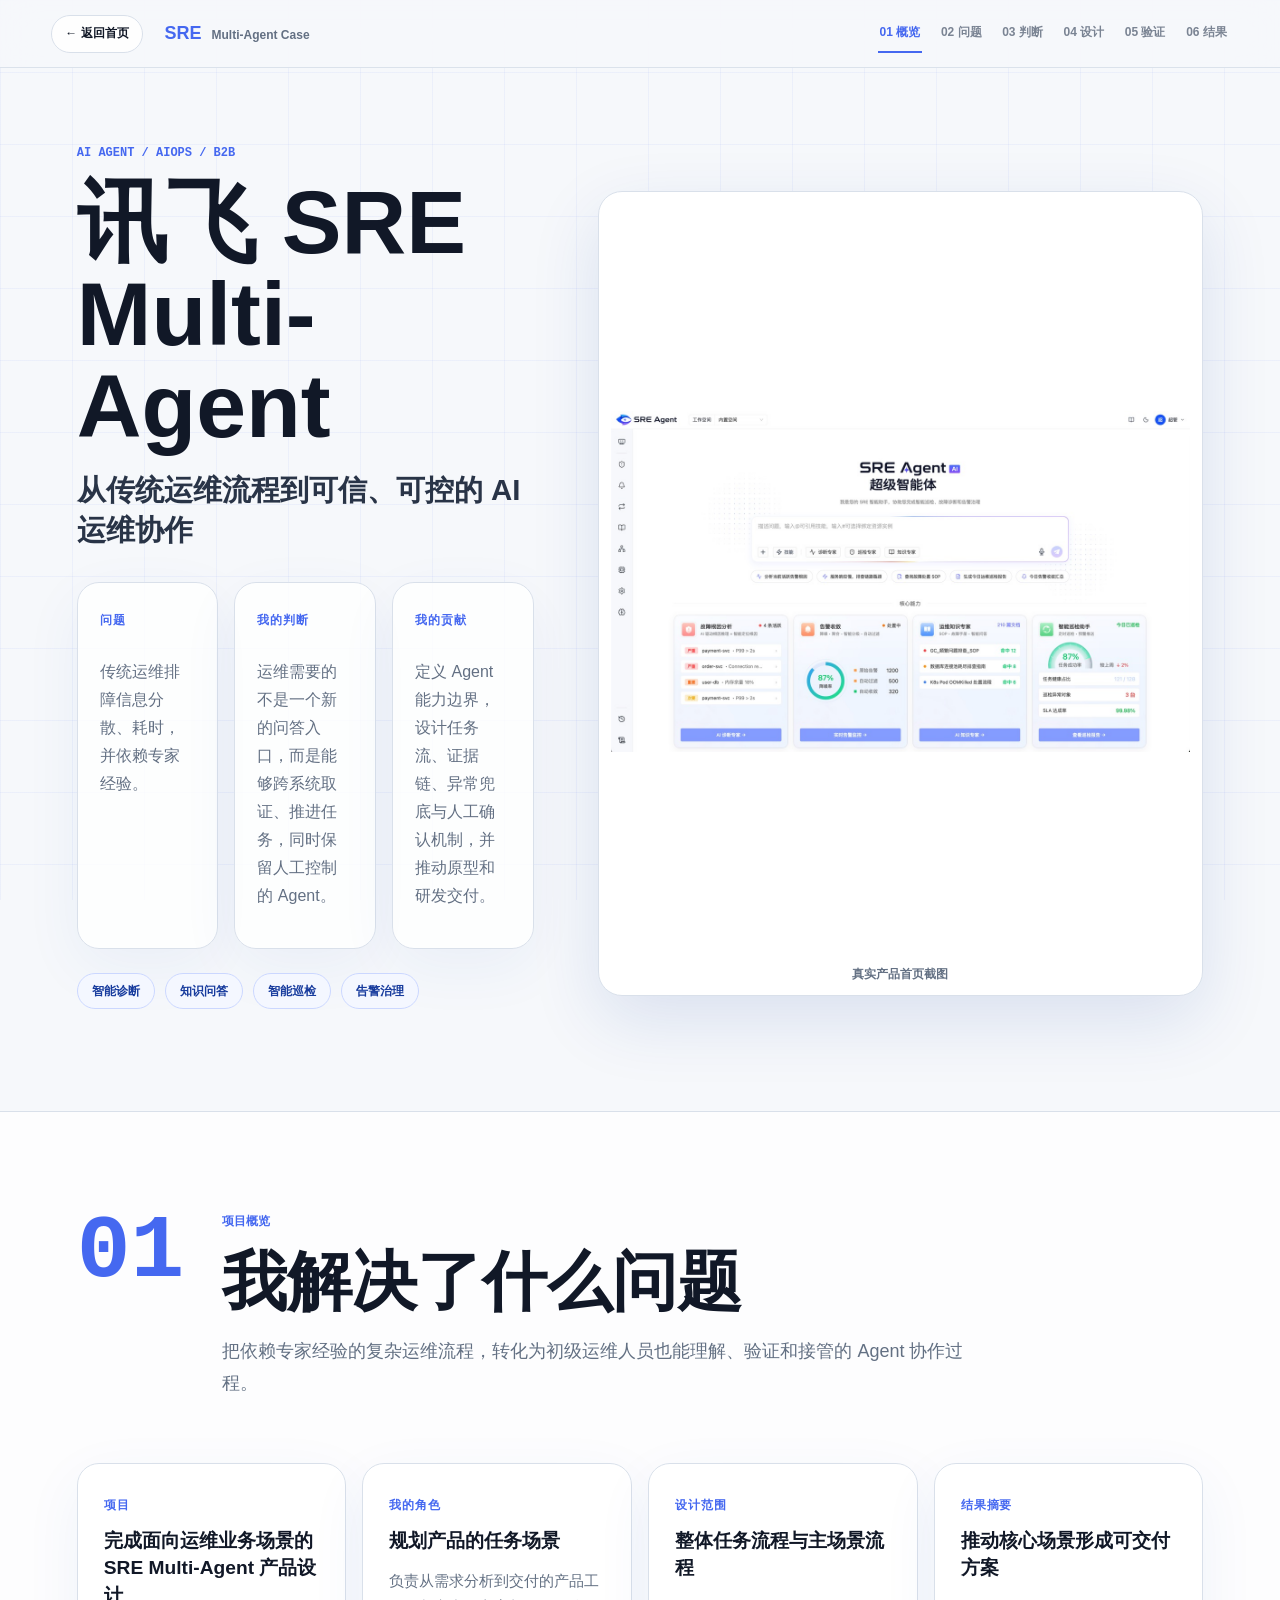
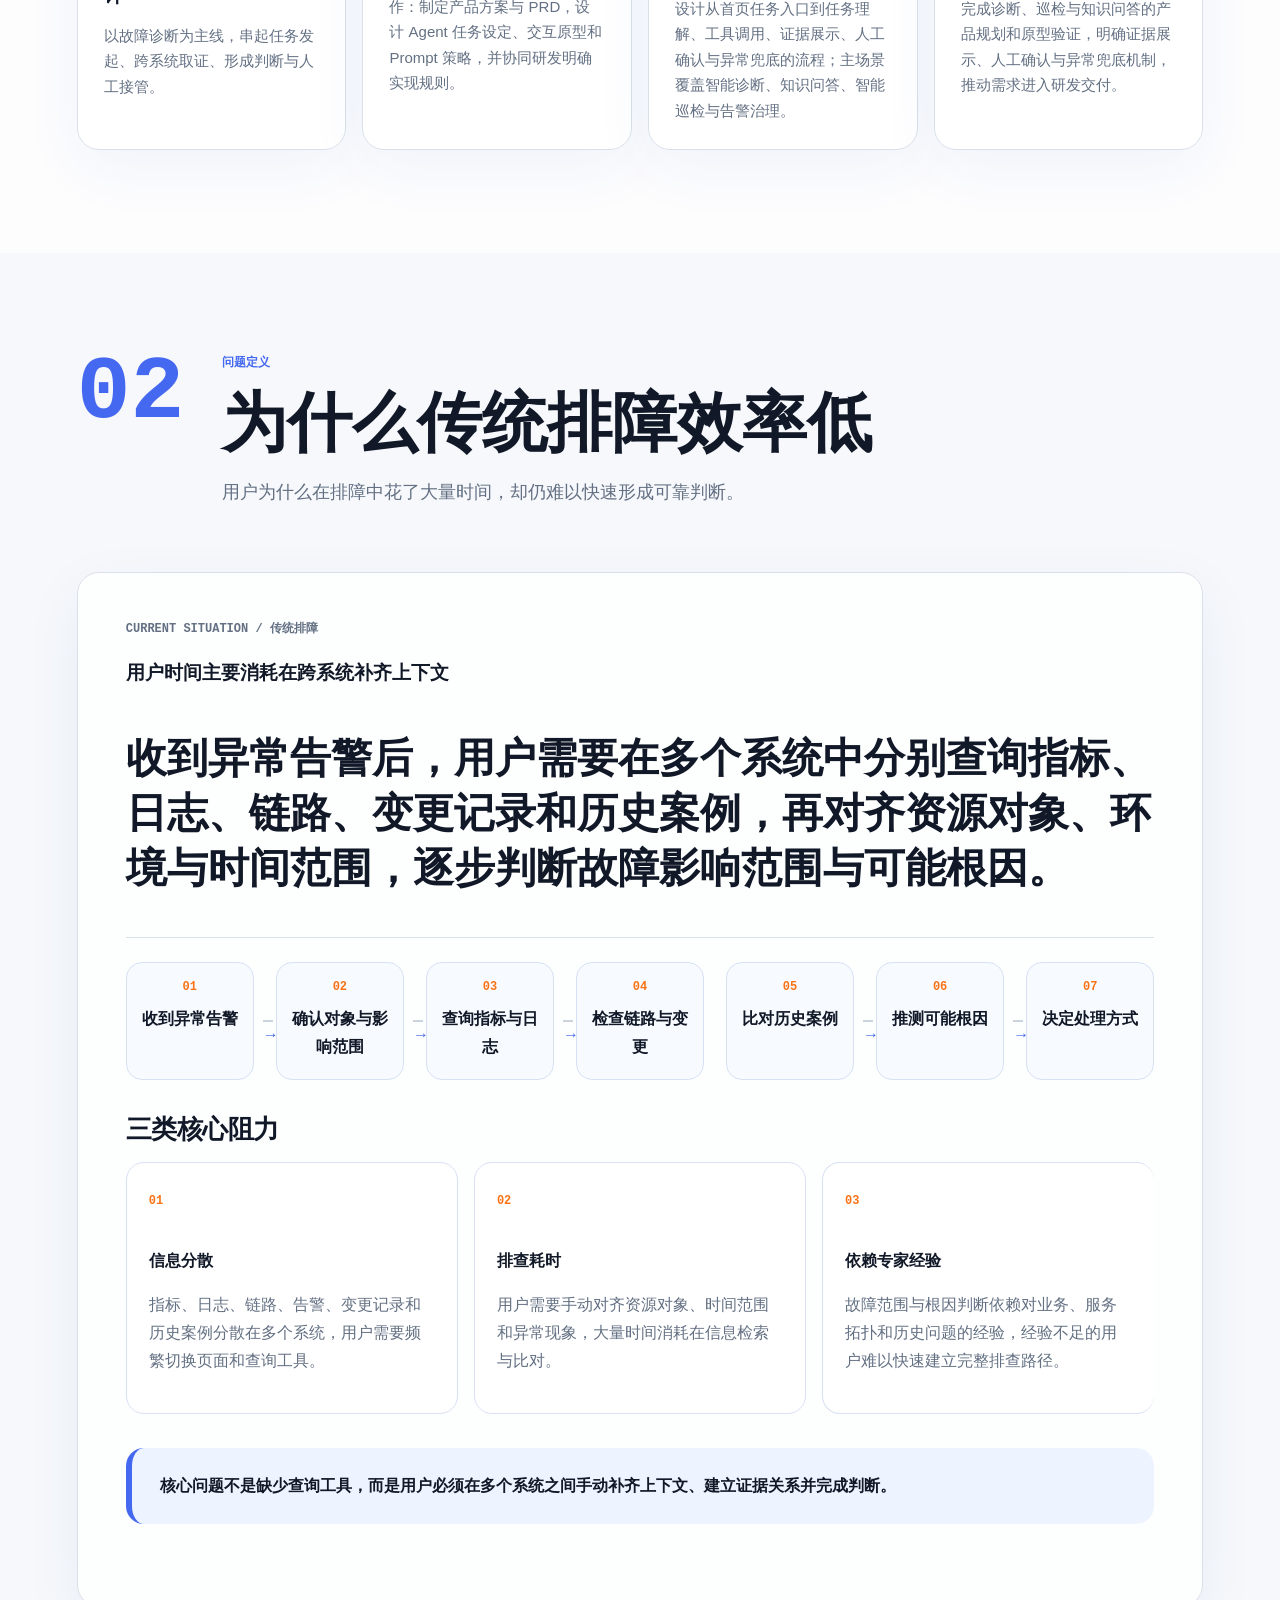
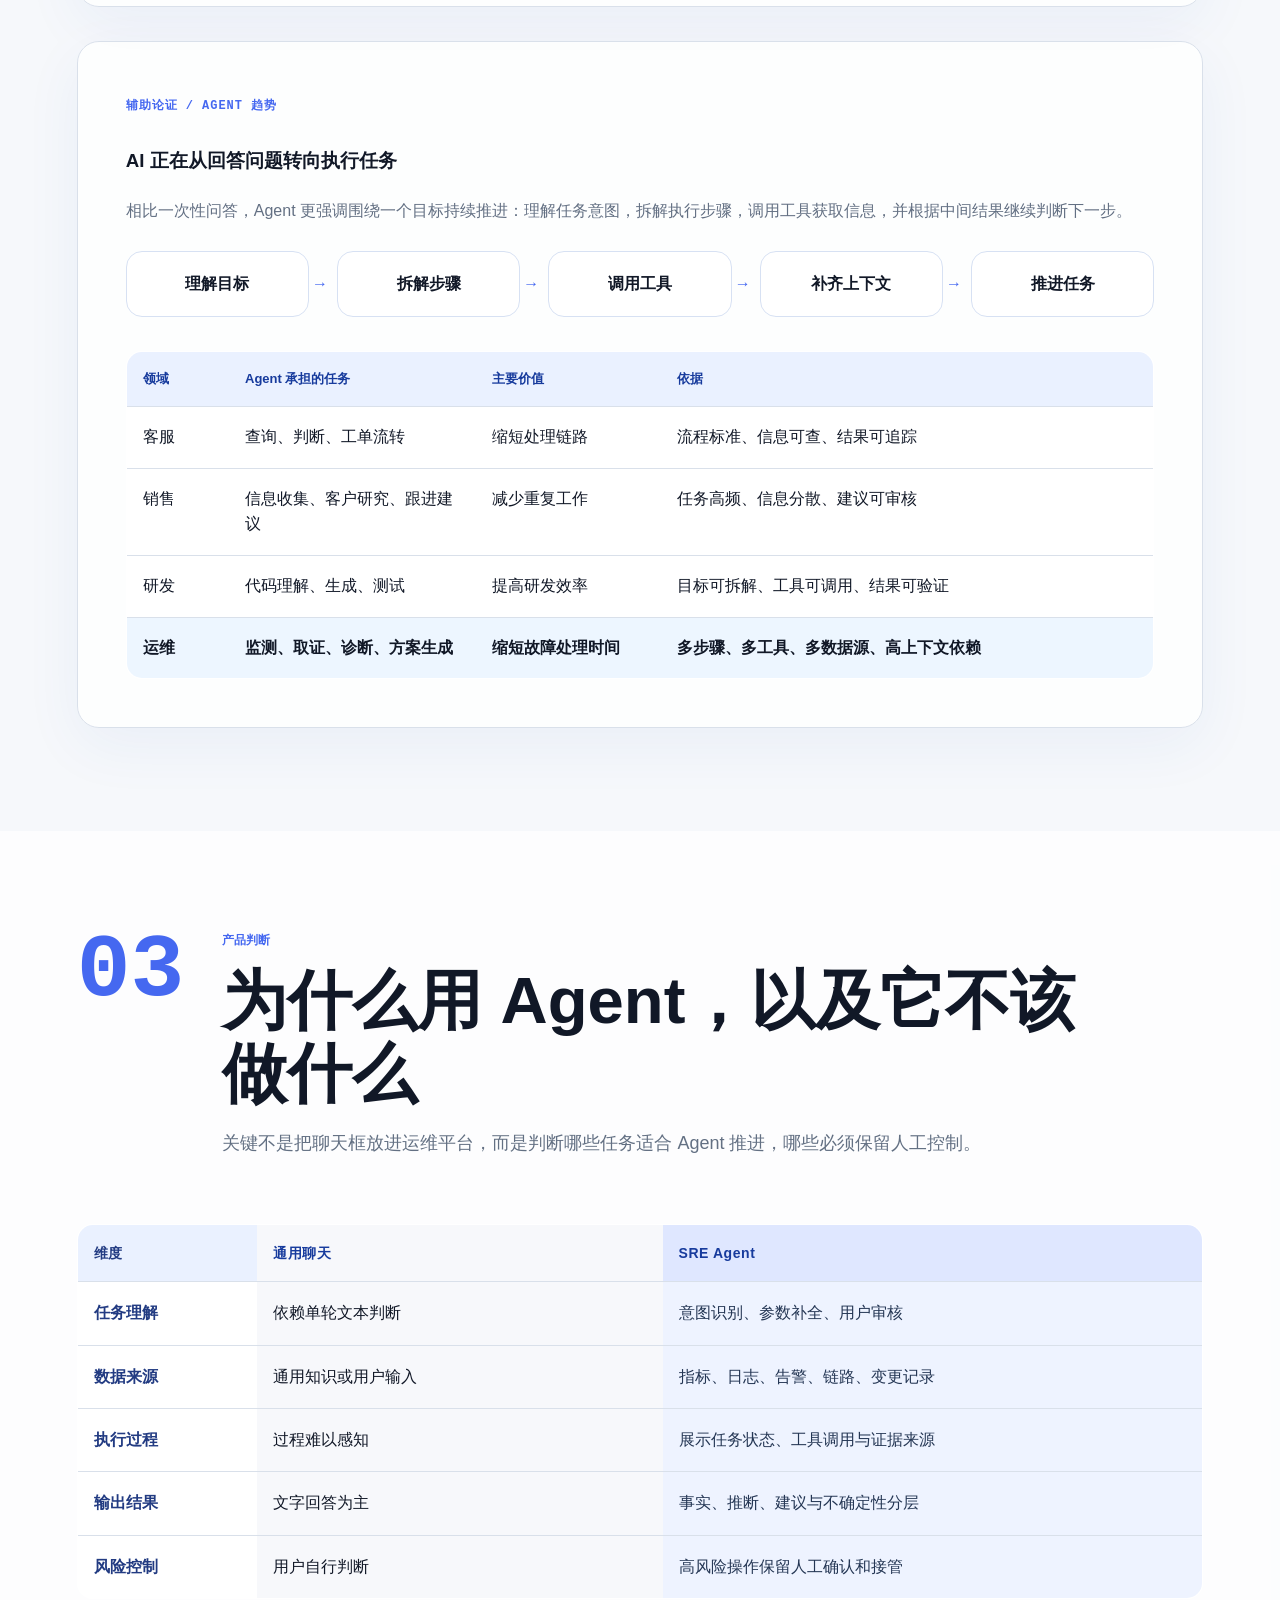
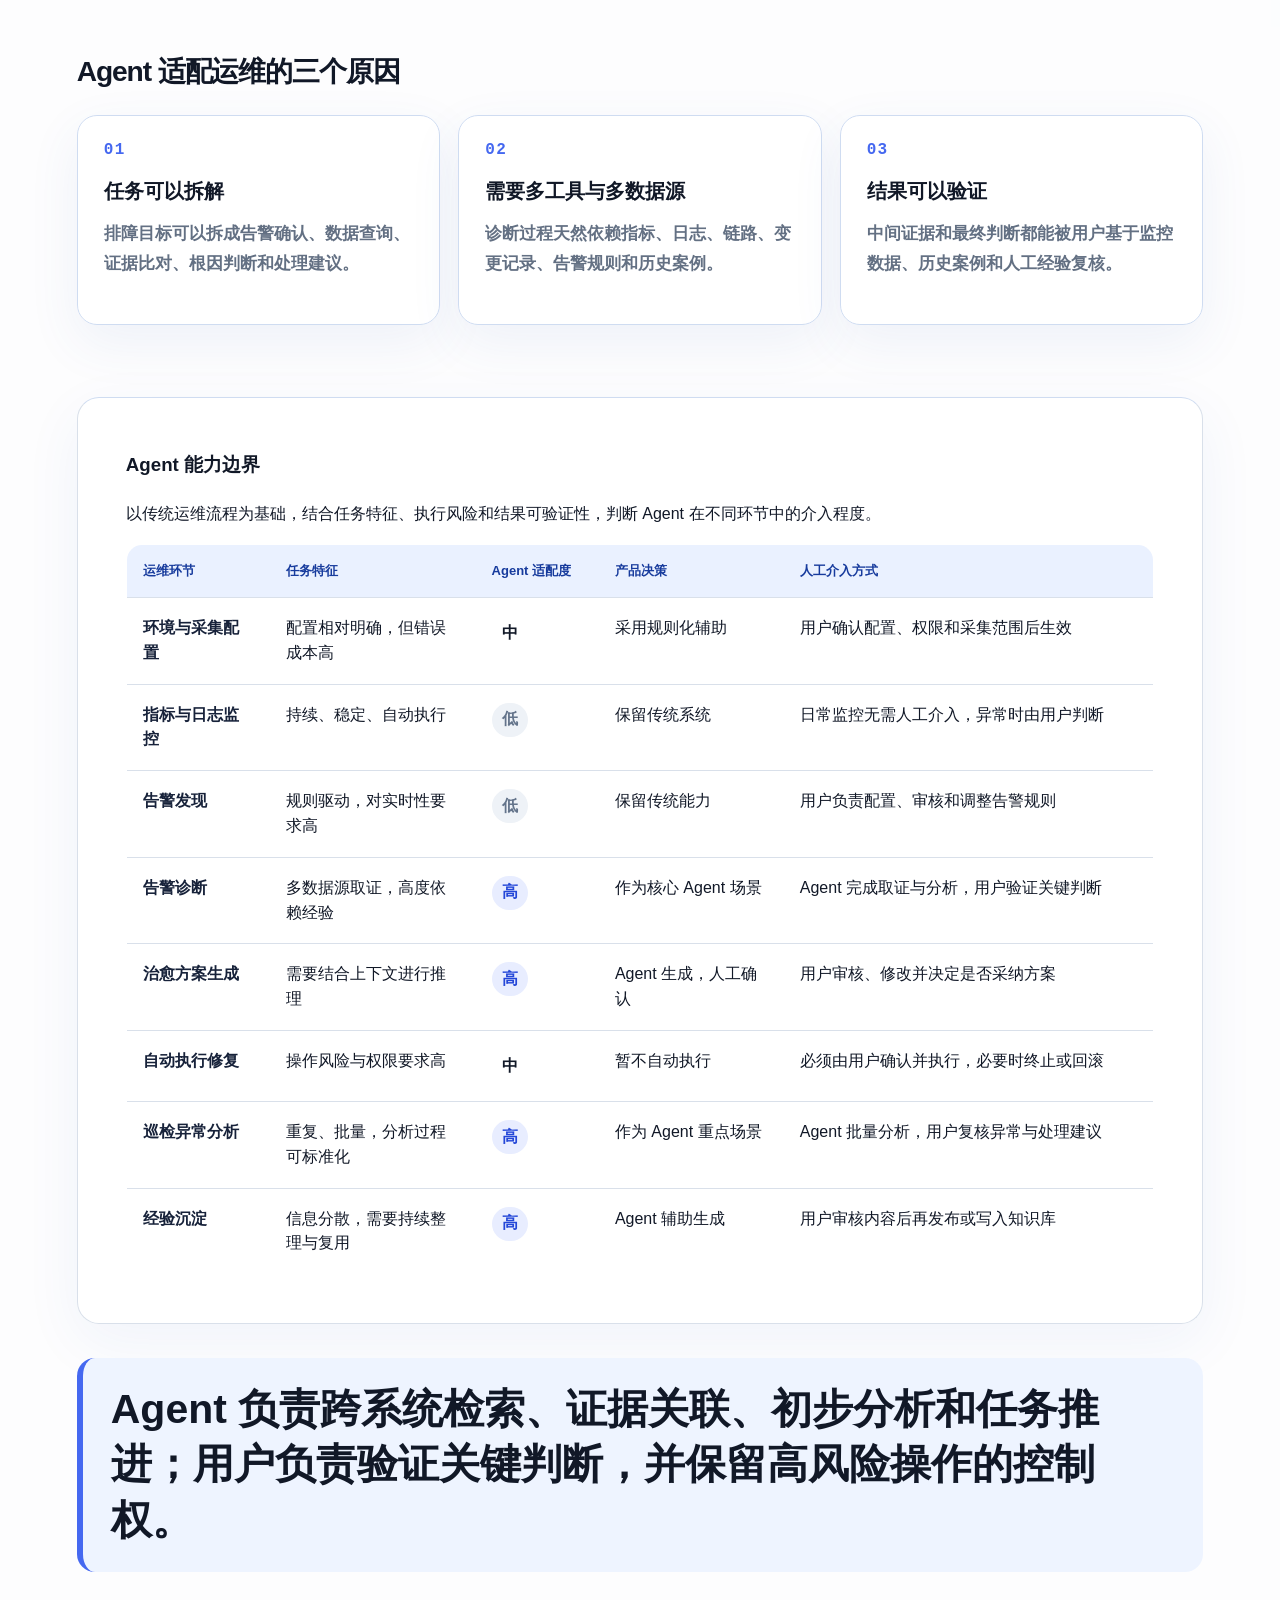
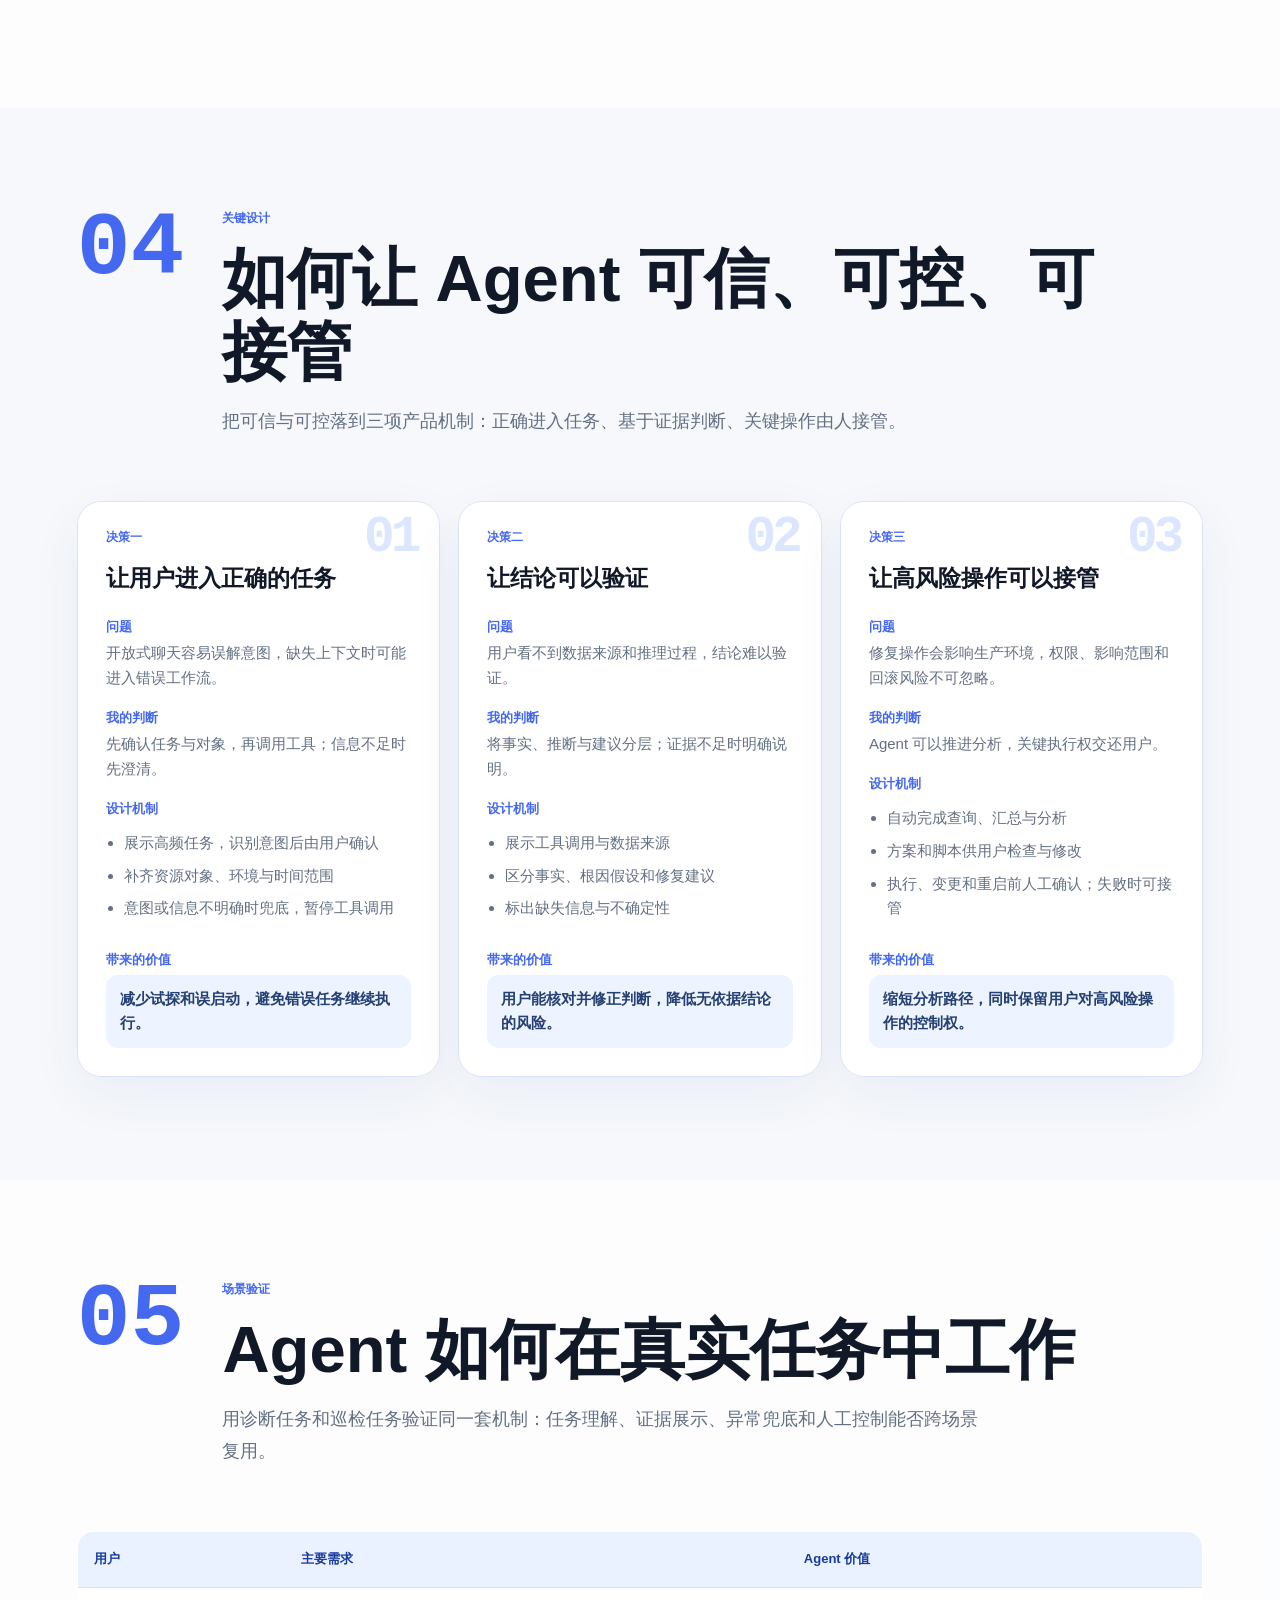
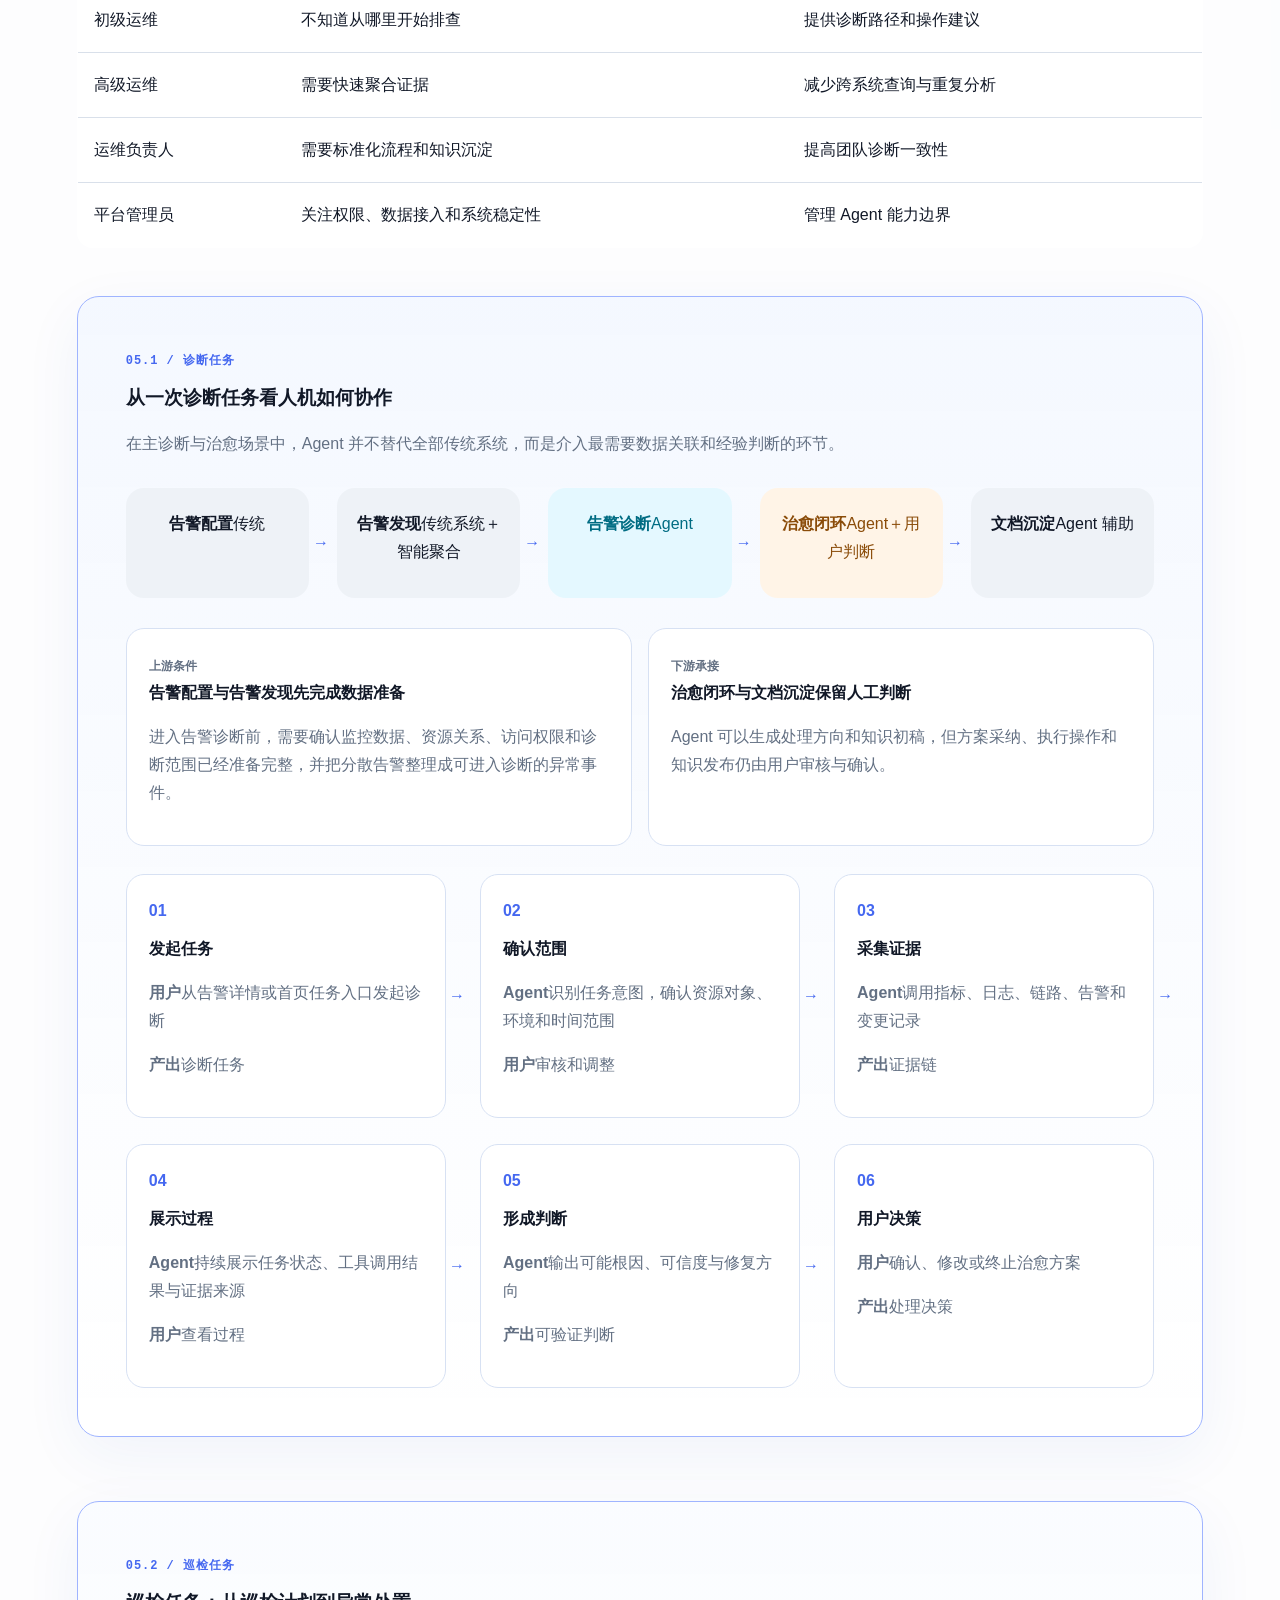
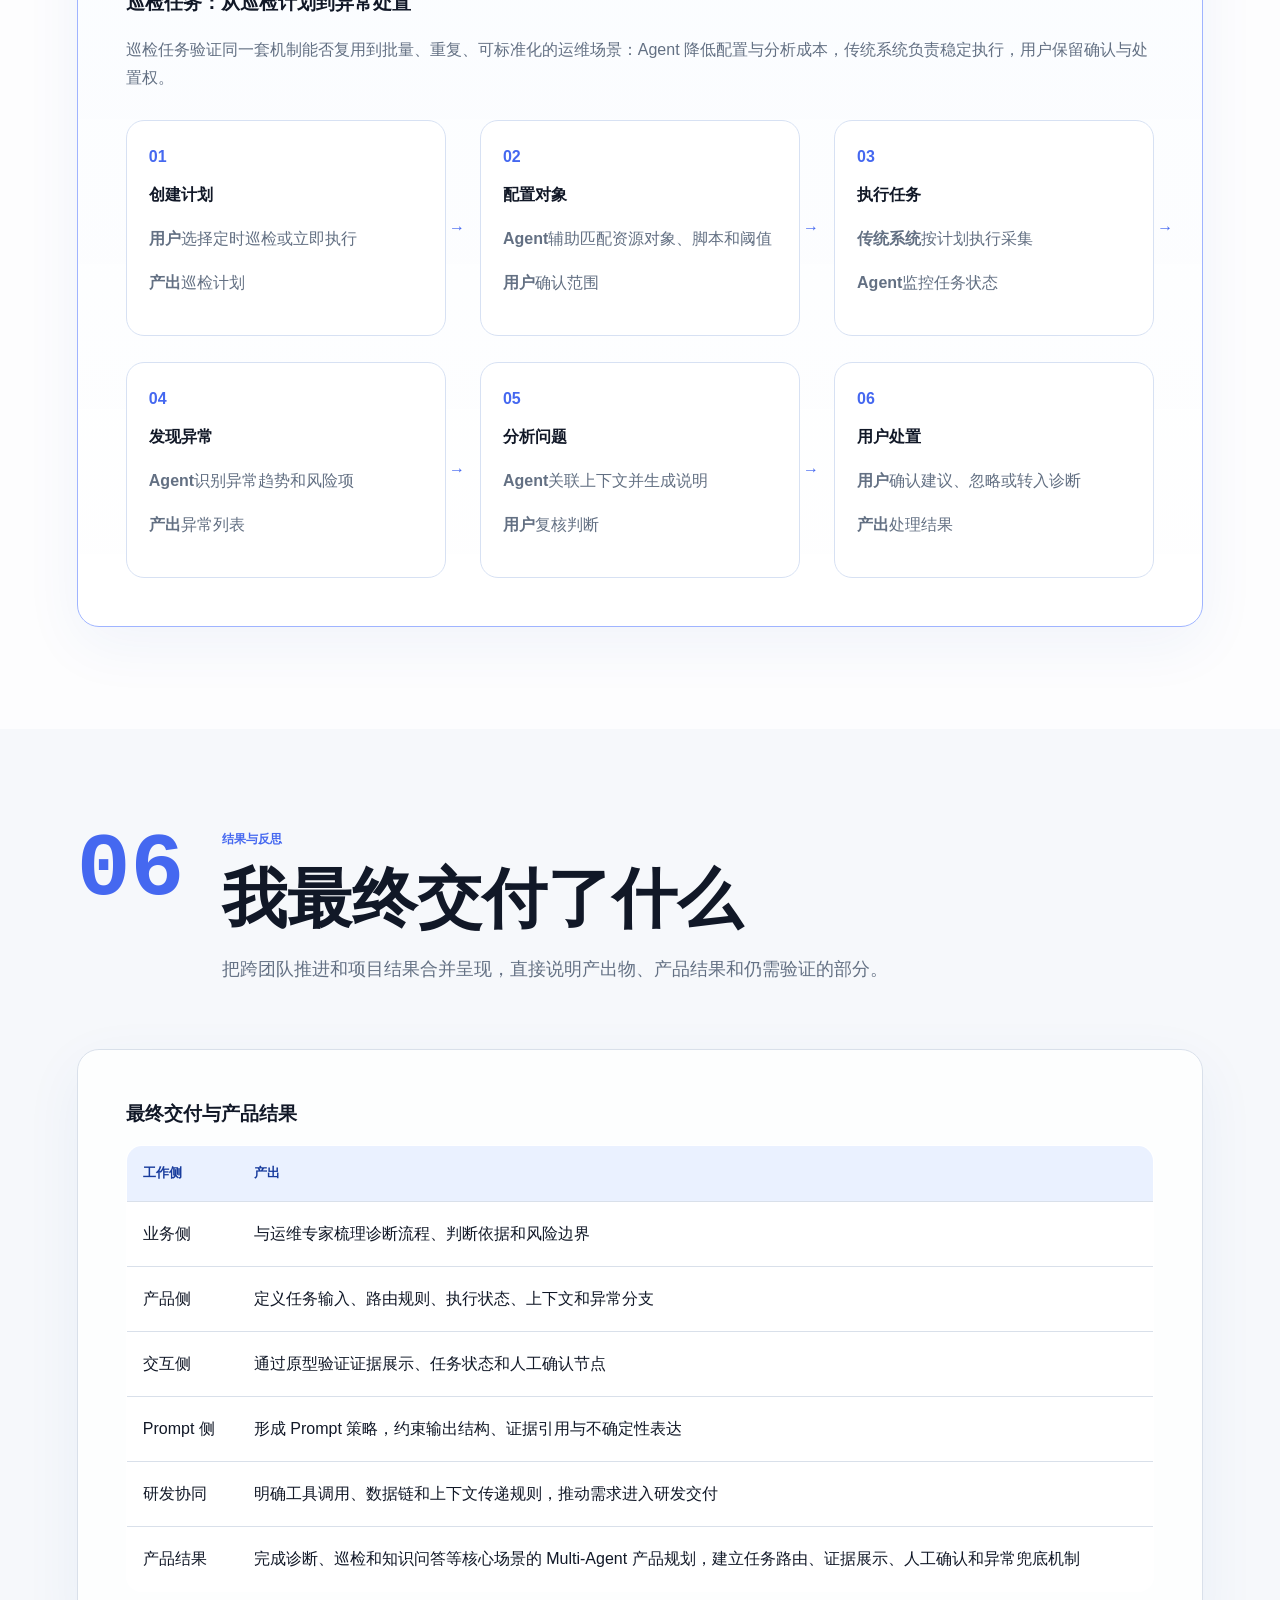
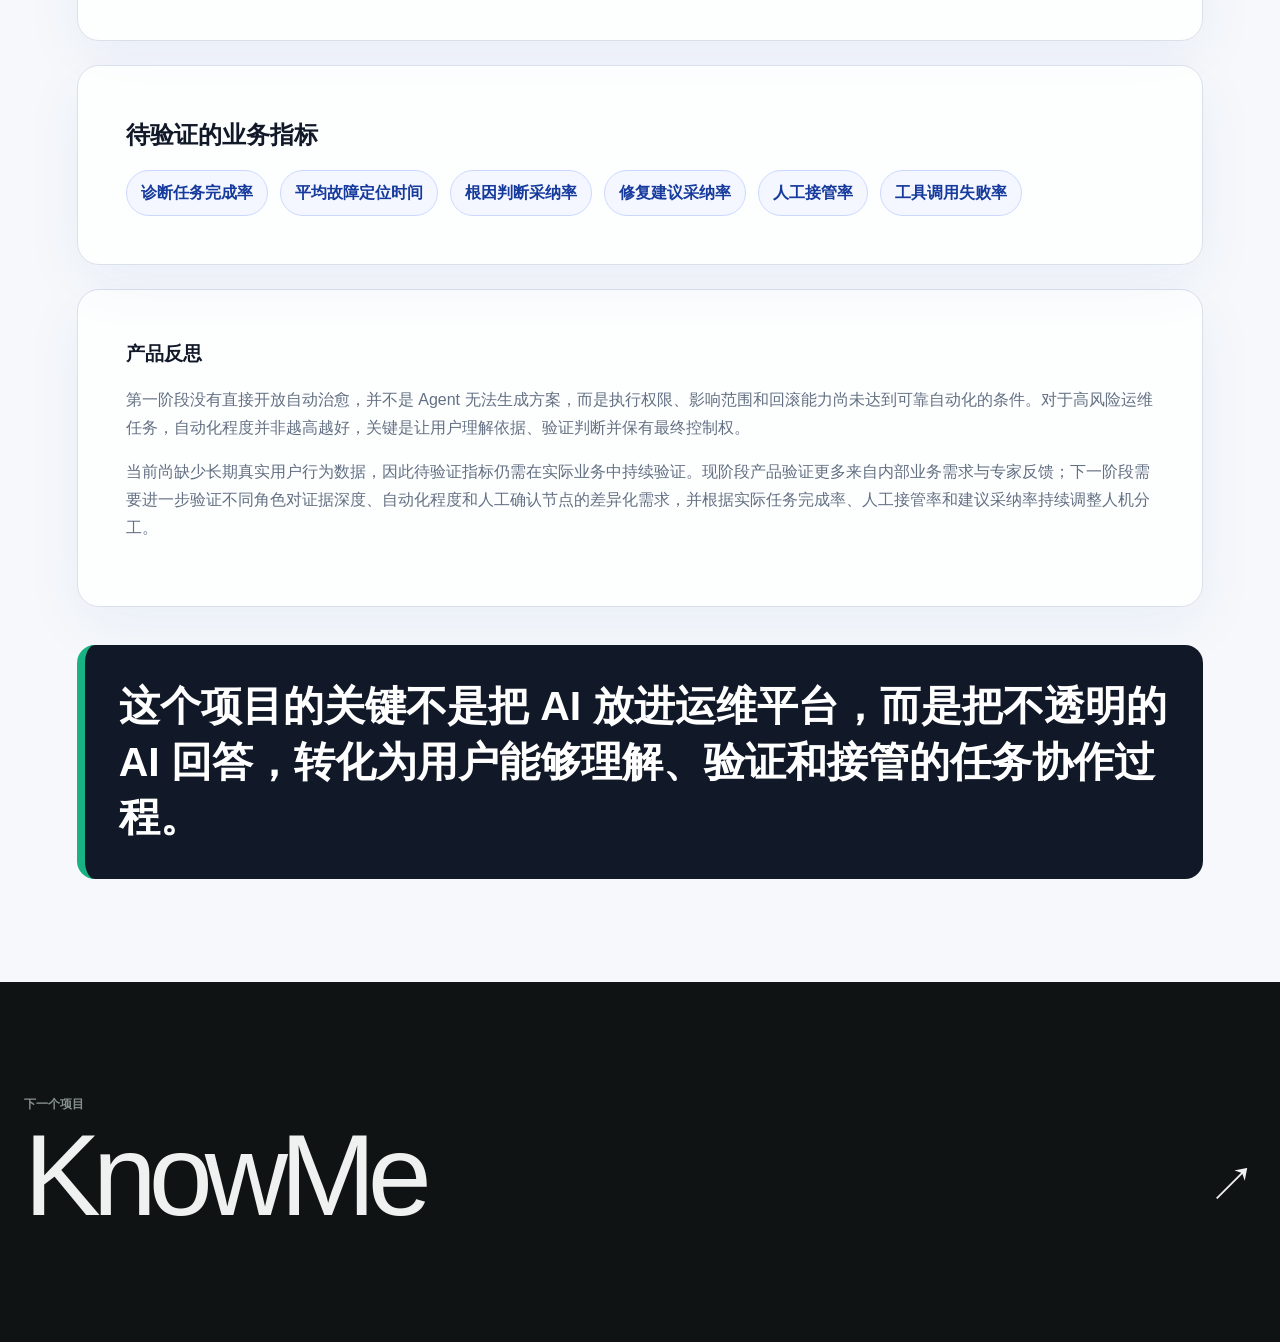
<file: projects/sre-agent/index.html>
<!doctype html>
<html lang="zh-CN">
<head>
  <meta charset="UTF-8">
  <meta name="viewport" content="width=device-width, initial-scale=1.0">
  <meta name="description" content="讯飞 SRE Multi-Agent AI 产品经理作品集案例">
  <title>讯飞 SRE Multi-Agent · AI 产品案例</title>
  <script>
    document.documentElement.classList.toggle("is-embedded", new URLSearchParams(location.search).has("embed"));
  </script>
  <link rel="stylesheet" href="./styles.css?v=4">
  <style id="pdf-print-visibility-fix">
    .is-embedded .site-header .portfolio-back {
      display: none !important;
    }

    @media print {
      * {
        -webkit-print-color-adjust: exact !important;
        print-color-adjust: exact !important;
      }

      html,
      body,
      main {
        height: auto !important;
        min-height: 0 !important;
        overflow: visible !important;
      }

      .reveal,
      .reveal.visible,
      .reveal.is-visible,
      [class*="reveal"] {
        opacity: 1 !important;
        visibility: visible !important;
        transform: none !important;
        filter: none !important;
      }

      a[href]::after {
        content: "" !important;
      }
    }
  </style>
</head>
<body>
  <header class="site-header">
    <a class="portfolio-back" href="../../" aria-label="返回首页">← 返回首页</a>
    <script>
      if (new URLSearchParams(location.search).get("from") === "preview") {
        const back = document.querySelector(".portfolio-back");
        back.href = "../../?preview=sre-agent#works";
        back.textContent = "← 退出全屏";
        back.setAttribute("aria-label", "退出全屏并返回项目预览");
      }
    </script>
    <a class="brand" href="#top" aria-label="返回顶部"><b>SRE</b><span>Multi-Agent Case</span></a>
    <button class="menu-button" type="button" aria-expanded="false" aria-controls="site-nav">章节</button>
    <nav id="site-nav" aria-label="案例章节导航">
      <a href="#overview">01 概览</a>
      <a href="#problem">02 问题</a>
      <a href="#hypothesis">03 判断</a>
      <a href="#planning">04 设计</a>
      <a href="#scenario">05 验证</a>
      <a href="#outcome">06 结果</a>
    </nav>
  </header>

  <div class="progress" aria-hidden="true"><span></span></div>

  <main id="top">
    <section class="hero section-shell" id="overview">
      <div class="hero-copy reveal">
        <p class="eyebrow">AI Agent / AIOps / B2B</p>
        <h1>讯飞 SRE Multi-Agent</h1>
        <p class="hero-subtitle">从传统运维流程到可信、可控的 AI 运维协作</p>
        <div class="hero-thesis-grid" aria-label="首屏核心判断">
          <article>
            <small>问题</small>
            <p>传统运维排障信息分散、耗时，并依赖专家经验。</p>
          </article>
          <article>
            <small>我的判断</small>
            <p>运维需要的不是一个新的问答入口，而是能够跨系统取证、推进任务，同时保留人工控制的 Agent。</p>
          </article>
          <article>
            <small>我的贡献</small>
            <p>定义 Agent 能力边界，设计任务流、证据链、异常兜底与人工确认机制，并推动原型和研发交付。</p>
          </article>
        </div>
        <div class="scope-tags reveal" aria-label="业务范围">
          <span>智能诊断</span><span>知识问答</span><span>智能巡检</span><span>告警治理</span>
        </div>
      </div>
      <figure class="product-shot reveal">
        <img src="./assets/sre-home.jpg" alt="SRE Agent 产品首页，包含产品名称、输入区域和核心能力卡片" width="1280" height="754" fetchpriority="high">
        <figcaption>真实产品首页截图</figcaption>
      </figure>
    </section>

    <section class="section-shell light overview-detail">
      <div class="section-heading reveal">
        <span>01</span>
        <div>
          <p class="eyebrow">项目概览</p>
          <h2>我解决了什么问题</h2>
          <p>把依赖专家经验的复杂运维流程，转化为初级运维人员也能理解、验证和接管的 Agent 协作过程。</p>
        </div>
      </div>
      <div class="overview-summary-grid">
        <article class="reveal">
          <small>项目</small>
          <h3>完成面向运维业务场景的 SRE Multi-Agent 产品设计</h3>
          <p>以故障诊断为主线，串起任务发起、跨系统取证、形成判断与人工接管。</p>
        </article>
        <article class="reveal">
          <small>我的角色</small>
          <h3>规划产品的任务场景</h3>
          <p>负责从需求分析到交付的产品工作：制定产品方案与 PRD，设计 Agent 任务设定、交互原型和 Prompt 策略，并协同研发明确实现规则。</p>
        </article>
        <article class="reveal">
          <small>设计范围</small>
          <h3>整体任务流程与主场景流程</h3>
          <p>设计从首页任务入口到任务理解、工具调用、证据展示、人工确认与异常兜底的流程；主场景覆盖智能诊断、知识问答、智能巡检与告警治理。</p>
        </article>
        <article class="reveal">
          <small>结果摘要</small>
          <h3>推动核心场景形成可交付方案</h3>
          <p>完成诊断、巡检与知识问答的产品规划和原型验证，明确证据展示、人工确认与异常兜底机制，推动需求进入研发交付。</p>
        </article>
      </div>
    </section>

    <section class="section-shell" id="problem">
      <div class="section-heading reveal">
        <span>02</span>
        <div>
          <p class="eyebrow">问题定义</p>
          <h2>为什么传统排障效率低</h2>
          <p>用户为什么在排障中花了大量时间，却仍难以快速形成可靠判断。</p>
        </div>
      </div>

      <section class="problem-card reveal">
        <p class="eyebrow">CURRENT SITUATION / 传统排障</p>
        <h3>用户时间主要消耗在跨系统补齐上下文</h3>
        <p class="lead">收到异常告警后，用户需要在多个系统中分别查询指标、日志、链路、变更记录和历史案例，再对齐资源对象、环境与时间范围，逐步判断故障影响范围与可能根因。</p>
        <div class="compact-flow manual-flow" aria-label="传统人工排障流程">
          <ol>
            <li><span>01</span>收到异常告警</li>
            <li><span>02</span>确认对象与影响范围</li>
            <li><span>03</span>查询指标与日志</li>
            <li><span>04</span>检查链路与变更</li>
            <li><span>05</span>比对历史案例</li>
            <li><span>06</span>推测可能根因</li>
            <li><span>07</span>决定处理方式</li>
          </ol>
        </div>
        <h3 class="pain-points-title">三类核心阻力</h3>
        <div class="pain-points">
          <article>
            <span>01</span>
            <h4>信息分散</h4>
            <p>指标、日志、链路、告警、变更记录和历史案例分散在多个系统，用户需要频繁切换页面和查询工具。</p>
          </article>
          <article>
            <span>02</span>
            <h4>排查耗时</h4>
            <p>用户需要手动对齐资源对象、时间范围和异常现象，大量时间消耗在信息检索与比对。</p>
          </article>
          <article>
            <span>03</span>
            <h4>依赖专家经验</h4>
            <p>故障范围与根因判断依赖对业务、服务拓扑和历史问题的经验，经验不足的用户难以快速建立完整排查路径。</p>
          </article>
        </div>
        <blockquote class="problem-conclusion">核心问题不是缺少查询工具，而是用户必须在多个系统之间手动补齐上下文、建立证据关系并完成判断。</blockquote>
      </section>

      <section class="supporting-proof reveal">
        <p class="eyebrow">辅助论证 / Agent 趋势</p>
        <h3>AI 正在从回答问题转向执行任务</h3>
        <p>相比一次性问答，Agent 更强调围绕一个目标持续推进：理解任务意图，拆解执行步骤，调用工具获取信息，并根据中间结果继续判断下一步。</p>
        <div class="agent-execution-flow">
          <span>理解目标</span><span>拆解步骤</span><span>调用工具</span><span>补齐上下文</span><span>推进任务</span>
        </div>
        <div class="table-wrap">
          <table class="evidence-table compact-table">
            <thead><tr><th>领域</th><th>Agent 承担的任务</th><th>主要价值</th><th>依据</th></tr></thead>
            <tbody>
              <tr><td data-label="领域">客服</td><td data-label="Agent 承担的任务">查询、判断、工单流转</td><td data-label="主要价值">缩短处理链路</td><td data-label="依据">流程标准、信息可查、结果可追踪</td></tr>
              <tr><td data-label="领域">销售</td><td data-label="Agent 承担的任务">信息收集、客户研究、跟进建议</td><td data-label="主要价值">减少重复工作</td><td data-label="依据">任务高频、信息分散、建议可审核</td></tr>
              <tr><td data-label="领域">研发</td><td data-label="Agent 承担的任务">代码理解、生成、测试</td><td data-label="主要价值">提高研发效率</td><td data-label="依据">目标可拆解、工具可调用、结果可验证</td></tr>
              <tr class="highlight-row"><td data-label="领域">运维</td><td data-label="Agent 承担的任务">监测、取证、诊断、方案生成</td><td data-label="主要价值">缩短故障处理时间</td><td data-label="依据">多步骤、多工具、多数据源、高上下文依赖</td></tr>
            </tbody>
          </table>
        </div>
      </section>
    </section>

    <section class="section-shell light" id="hypothesis">
      <div class="section-heading reveal">
        <span>03</span>
        <div>
          <p class="eyebrow">产品判断</p>
          <h2>为什么用 Agent，以及它不该做什么</h2>
          <p>关键不是把聊天框放进运维平台，而是判断哪些任务适合 Agent 推进，哪些必须保留人工控制。</p>
        </div>
      </div>

      <div class="table-wrap reveal">
        <table class="comparison-table">
          <thead><tr><th>维度</th><th>通用聊天</th><th>SRE Agent</th></tr></thead>
          <tbody>
            <tr><td data-label="维度">任务理解</td><td data-label="通用聊天">依赖单轮文本判断</td><td data-label="SRE Agent">意图识别、参数补全、用户审核</td></tr>
            <tr><td data-label="维度">数据来源</td><td data-label="通用聊天">通用知识或用户输入</td><td data-label="SRE Agent">指标、日志、告警、链路、变更记录</td></tr>
            <tr><td data-label="维度">执行过程</td><td data-label="通用聊天">过程难以感知</td><td data-label="SRE Agent">展示任务状态、工具调用与证据来源</td></tr>
            <tr><td data-label="维度">输出结果</td><td data-label="通用聊天">文字回答为主</td><td data-label="SRE Agent">事实、推断、建议与不确定性分层</td></tr>
            <tr><td data-label="维度">风险控制</td><td data-label="通用聊天">用户自行判断</td><td data-label="SRE Agent">高风险操作保留人工确认和接管</td></tr>
          </tbody>
        </table>
      </div>

      <div class="agent-fit-reasons reveal">
        <h3>Agent 适配运维的三个原因</h3>
        <article><span>01</span><h4>任务可以拆解</h4><p>排障目标可以拆成告警确认、数据查询、证据比对、根因判断和处理建议。</p></article>
        <article><span>02</span><h4>需要多工具与多数据源</h4><p>诊断过程天然依赖指标、日志、链路、变更记录、告警规则和历史案例。</p></article>
        <article><span>03</span><h4>结果可以验证</h4><p>中间证据和最终判断都能被用户基于监控数据、历史案例和人工经验复核。</p></article>
      </div>

      <section class="boundary-module reveal">
        <h3>Agent 能力边界</h3>
        <p>以传统运维流程为基础，结合任务特征、执行风险和结果可验证性，判断 Agent 在不同环节中的介入程度。</p>
        <div class="table-wrap">
          <table class="boundary-table">
            <thead><tr><th>运维环节</th><th>任务特征</th><th>Agent 适配度</th><th>产品决策</th><th>人工介入方式</th></tr></thead>
            <tbody>
              <tr><td data-label="运维环节">环境与采集配置</td><td data-label="任务特征">配置相对明确，但错误成本高</td><td data-label="Agent 适配度"><span class="badge mid">中</span></td><td data-label="产品决策">采用规则化辅助</td><td data-label="人工介入方式">用户确认配置、权限和采集范围后生效</td></tr>
              <tr><td data-label="运维环节">指标与日志监控</td><td data-label="任务特征">持续、稳定、自动执行</td><td data-label="Agent 适配度"><span class="badge low">低</span></td><td data-label="产品决策">保留传统系统</td><td data-label="人工介入方式">日常监控无需人工介入，异常时由用户判断</td></tr>
              <tr><td data-label="运维环节">告警发现</td><td data-label="任务特征">规则驱动，对实时性要求高</td><td data-label="Agent 适配度"><span class="badge low">低</span></td><td data-label="产品决策">保留传统能力</td><td data-label="人工介入方式">用户负责配置、审核和调整告警规则</td></tr>
              <tr><td data-label="运维环节">告警诊断</td><td data-label="任务特征">多数据源取证，高度依赖经验</td><td data-label="Agent 适配度"><span class="badge high">高</span></td><td data-label="产品决策">作为核心 Agent 场景</td><td data-label="人工介入方式">Agent 完成取证与分析，用户验证关键判断</td></tr>
              <tr><td data-label="运维环节">治愈方案生成</td><td data-label="任务特征">需要结合上下文进行推理</td><td data-label="Agent 适配度"><span class="badge high">高</span></td><td data-label="产品决策">Agent 生成，人工确认</td><td data-label="人工介入方式">用户审核、修改并决定是否采纳方案</td></tr>
              <tr><td data-label="运维环节">自动执行修复</td><td data-label="任务特征">操作风险与权限要求高</td><td data-label="Agent 适配度"><span class="badge mid">中</span></td><td data-label="产品决策">暂不自动执行</td><td data-label="人工介入方式">必须由用户确认并执行，必要时终止或回滚</td></tr>
              <tr><td data-label="运维环节">巡检异常分析</td><td data-label="任务特征">重复、批量，分析过程可标准化</td><td data-label="Agent 适配度"><span class="badge high">高</span></td><td data-label="产品决策">作为 Agent 重点场景</td><td data-label="人工介入方式">Agent 批量分析，用户复核异常与处理建议</td></tr>
              <tr><td data-label="运维环节">经验沉淀</td><td data-label="任务特征">信息分散，需要持续整理与复用</td><td data-label="Agent 适配度"><span class="badge high">高</span></td><td data-label="产品决策">Agent 辅助生成</td><td data-label="人工介入方式">用户审核内容后再发布或写入知识库</td></tr>
            </tbody>
          </table>
        </div>
      </section>

      <blockquote class="judgement-conclusion reveal">Agent 负责跨系统检索、证据关联、初步分析和任务推进；用户负责验证关键判断，并保留高风险操作的控制权。</blockquote>
    </section>

    <section class="section-shell" id="planning">
      <div class="section-heading reveal">
        <span>04</span>
        <div>
          <p class="eyebrow">关键设计</p>
          <h2>如何让 Agent 可信、可控、可接管</h2>
          <p>把可信与可控落到三项产品机制：正确进入任务、基于证据判断、关键操作由人接管。</p>
        </div>
      </div>

      <div class="design-decision-stack">
        <article class="decision-card reveal">
          <small>决策一</small><span class="decision-number" aria-hidden="true">01</span>
          <h3>让用户进入正确的任务</h3>
          <dl>
            <dt>问题</dt><dd>开放式聊天容易误解意图，缺失上下文时可能进入错误工作流。</dd>
            <dt>我的判断</dt><dd>先确认任务与对象，再调用工具；信息不足时先澄清。</dd>
            <dt>设计机制</dt><dd><ul><li>展示高频任务，识别意图后由用户确认</li><li>补齐资源对象、环境与时间范围</li><li>意图或信息不明确时兜底，暂停工具调用</li></ul></dd>
            <dt>带来的价值</dt><dd>减少试探和误启动，避免错误任务继续执行。</dd>
          </dl>
        </article>

        <article class="decision-card reveal">
          <small>决策二</small><span class="decision-number" aria-hidden="true">02</span>
          <h3>让结论可以验证</h3>
          <dl>
            <dt>问题</dt><dd>用户看不到数据来源和推理过程，结论难以验证。</dd>
            <dt>我的判断</dt><dd>将事实、推断与建议分层；证据不足时明确说明。</dd>
            <dt>设计机制</dt><dd><ul><li>展示工具调用与数据来源</li><li>区分事实、根因假设和修复建议</li><li>标出缺失信息与不确定性</li></ul></dd>
            <dt>带来的价值</dt><dd>用户能核对并修正判断，降低无依据结论的风险。</dd>
          </dl>
        </article>

        <article class="decision-card reveal">
          <small>决策三</small><span class="decision-number" aria-hidden="true">03</span>
          <h3>让高风险操作可以接管</h3>
          <dl>
            <dt>问题</dt><dd>修复操作会影响生产环境，权限、影响范围和回滚风险不可忽略。</dd>
            <dt>我的判断</dt><dd>Agent 可以推进分析，关键执行权交还用户。</dd>
            <dt>设计机制</dt><dd><ul><li>自动完成查询、汇总与分析</li><li>方案和脚本供用户检查与修改</li><li>执行、变更和重启前人工确认；失败时可接管</li></ul></dd>
            <dt>带来的价值</dt><dd>缩短分析路径，同时保留用户对高风险操作的控制权。</dd>
          </dl>
        </article>
      </div>
    </section>

    <section class="section-shell light" id="scenario">
      <div class="section-heading reveal">
        <span>05</span>
        <div>
          <p class="eyebrow">场景验证</p>
          <h2>Agent 如何在真实任务中工作</h2>
          <p>用诊断任务和巡检任务验证同一套机制：任务理解、证据展示、异常兜底和人工控制能否跨场景复用。</p>
        </div>
      </div>

      <div class="table-wrap reveal">
        <table class="audience-table">
          <thead><tr><th>用户</th><th>主要需求</th><th>Agent 价值</th></tr></thead>
          <tbody>
            <tr><td data-label="用户">初级运维</td><td data-label="主要需求">不知道从哪里开始排查</td><td data-label="Agent 价值">提供诊断路径和操作建议</td></tr>
            <tr><td data-label="用户">高级运维</td><td data-label="主要需求">需要快速聚合证据</td><td data-label="Agent 价值">减少跨系统查询与重复分析</td></tr>
            <tr><td data-label="用户">运维负责人</td><td data-label="主要需求">需要标准化流程和知识沉淀</td><td data-label="Agent 价值">提高团队诊断一致性</td></tr>
            <tr><td data-label="用户">平台管理员</td><td data-label="主要需求">关注权限、数据接入和系统稳定性</td><td data-label="Agent 价值">管理 Agent 能力边界</td></tr>
          </tbody>
        </table>
      </div>

      <section class="scenario-task-module diagnosis-task reveal">
        <p class="eyebrow">05.1 / 诊断任务</p>
        <h3>从一次诊断任务看人机如何协作</h3>
        <p>在主诊断与治愈场景中，Agent 并不替代全部传统系统，而是介入最需要数据关联和经验判断的环节。</p>
        <div class="scenario-main-chain" aria-label="诊断任务上下游">
          <article><strong>告警配置</strong><span>传统</span></article>
          <article><strong>告警发现</strong><span>传统系统＋智能聚合</span></article>
          <article class="active"><strong>告警诊断</strong><span>Agent</span></article>
          <article class="risk"><strong>治愈闭环</strong><span>Agent＋用户判断</span></article>
          <article><strong>文档沉淀</strong><span>Agent 辅助</span></article>
        </div>
        <div class="supporting-conditions">
          <article>
            <small>上游条件</small>
            <h4>告警配置与告警发现先完成数据准备</h4>
            <p>进入告警诊断前，需要确认监控数据、资源关系、访问权限和诊断范围已经准备完整，并把分散告警整理成可进入诊断的异常事件。</p>
          </article>
          <article>
            <small>下游承接</small>
            <h4>治愈闭环与文档沉淀保留人工判断</h4>
            <p>Agent 可以生成处理方向和知识初稿，但方案采纳、执行操作和知识发布仍由用户审核与确认。</p>
          </article>
        </div>
        <div class="task-flow diagnosis-flow" aria-label="六步诊断流程">
          <article><span>01</span><h4>发起任务</h4><p><b>用户</b>从告警详情或首页任务入口发起诊断</p><p><b>产出</b>诊断任务</p></article>
          <article><span>02</span><h4>确认范围</h4><p><b>Agent</b>识别任务意图，确认资源对象、环境和时间范围</p><p><b>用户</b>审核和调整</p></article>
          <article><span>03</span><h4>采集证据</h4><p><b>Agent</b>调用指标、日志、链路、告警和变更记录</p><p><b>产出</b>证据链</p></article>
          <article><span>04</span><h4>展示过程</h4><p><b>Agent</b>持续展示任务状态、工具调用结果与证据来源</p><p><b>用户</b>查看过程</p></article>
          <article><span>05</span><h4>形成判断</h4><p><b>Agent</b>输出可能根因、可信度与修复方向</p><p><b>产出</b>可验证判断</p></article>
          <article><span>06</span><h4>用户决策</h4><p><b>用户</b>确认、修改或终止治愈方案</p><p><b>产出</b>处理决策</p></article>
        </div>
      </section>

      <section class="scenario-task-module inspection-task reveal">
        <p class="eyebrow">05.2 / 巡检任务</p>
        <h3>巡检任务：从巡检计划到异常处置</h3>
        <p>巡检任务验证同一套机制能否复用到批量、重复、可标准化的运维场景：Agent 降低配置与分析成本，传统系统负责稳定执行，用户保留确认与处置权。</p>
        <div class="task-flow inspection-flow" aria-label="巡检任务流程">
          <article><span>01</span><h4>创建计划</h4><p><b>用户</b>选择定时巡检或立即执行</p><p><b>产出</b>巡检计划</p></article>
          <article><span>02</span><h4>配置对象</h4><p><b>Agent</b>辅助匹配资源对象、脚本和阈值</p><p><b>用户</b>确认范围</p></article>
          <article><span>03</span><h4>执行任务</h4><p><b>传统系统</b>按计划执行采集</p><p><b>Agent</b>监控任务状态</p></article>
          <article><span>04</span><h4>发现异常</h4><p><b>Agent</b>识别异常趋势和风险项</p><p><b>产出</b>异常列表</p></article>
          <article><span>05</span><h4>分析问题</h4><p><b>Agent</b>关联上下文并生成说明</p><p><b>用户</b>复核判断</p></article>
          <article><span>06</span><h4>用户处置</h4><p><b>用户</b>确认建议、忽略或转入诊断</p><p><b>产出</b>处理结果</p></article>
        </div>
      </section>
    </section>

    <section class="section-shell" id="outcome">
      <div class="section-heading reveal">
        <span>06</span>
        <div>
          <p class="eyebrow">结果与反思</p>
          <h2>我最终交付了什么</h2>
          <p>把跨团队推进和项目结果合并呈现，直接说明产出物、产品结果和仍需验证的部分。</p>
        </div>
      </div>

      <section class="outcome-combo reveal">
        <h3>最终交付与产品结果</h3>
        <div class="table-wrap">
          <table class="outcome-table">
            <thead><tr><th>工作侧</th><th>产出</th></tr></thead>
            <tbody>
              <tr><td data-label="工作侧">业务侧</td><td data-label="产出">与运维专家梳理诊断流程、判断依据和风险边界</td></tr>
              <tr><td data-label="工作侧">产品侧</td><td data-label="产出">定义任务输入、路由规则、执行状态、上下文和异常分支</td></tr>
              <tr><td data-label="工作侧">交互侧</td><td data-label="产出">通过原型验证证据展示、任务状态和人工确认节点</td></tr>
              <tr><td data-label="工作侧">Prompt 侧</td><td data-label="产出">形成 Prompt 策略，约束输出结构、证据引用与不确定性表达</td></tr>
              <tr><td data-label="工作侧">研发协同</td><td data-label="产出">明确工具调用、数据链和上下文传递规则，推动需求进入研发交付</td></tr>
              <tr><td data-label="工作侧">产品结果</td><td data-label="产出">完成诊断、巡检和知识问答等核心场景的 Multi-Agent 产品规划，建立任务路由、证据展示、人工确认和异常兜底机制</td></tr>
            </tbody>
          </table>
        </div>
      </section>

      <section class="result-grid reveal">
        <article>
          <h3>待验证的业务指标</h3>
          <div class="metric-tags verify">
            <span>诊断任务完成率</span>
            <span>平均故障定位时间</span>
            <span>根因判断采纳率</span>
            <span>修复建议采纳率</span>
            <span>人工接管率</span>
            <span>工具调用失败率</span>
          </div>
        </article>
      </section>

      <section class="reflection reveal">
        <h3>产品反思</h3>
        <p>第一阶段没有直接开放自动治愈，并不是 Agent 无法生成方案，而是执行权限、影响范围和回滚能力尚未达到可靠自动化的条件。对于高风险运维任务，自动化程度并非越高越好，关键是让用户理解依据、验证判断并保有最终控制权。</p>
        <p>当前尚缺少长期真实用户行为数据，因此待验证指标仍需在实际业务中持续验证。现阶段产品验证更多来自内部业务需求与专家反馈；下一阶段需要进一步验证不同角色对证据深度、自动化程度和人工确认节点的差异化需求，并根据实际任务完成率、人工接管率和建议采纳率持续调整人机分工。</p>
      </section>

      <blockquote class="final-quote reveal">这个项目的关键不是把 AI 放进运维平台，而是把不透明的 AI 回答，转化为用户能够理解、验证和接管的任务协作过程。</blockquote>
    </section>
  </main>

  <a class="portfolio-next-project" href="../knowme/">
    <small>下一个项目</small>
    <span>KnowMe</span>
    <b>↗</b>
  </a>

  <script src="./script.js"></script>
</body>
</html>
</file>
<file: shared/portfolio.css>
:root {
  --paper: #ecebe6;
  --ink: #111313;
  --line: rgba(17, 19, 19, .16);
  --jade: #9fc3b3;
  --violet: #a28bbd;
}

* { box-sizing: border-box; }
html { scroll-behavior: smooth; }
body {
  margin: 0;
  color: var(--ink);
  background: var(--paper);
  font-family: "Helvetica Neue", "PingFang SC", "Noto Sans CJK SC", sans-serif;
}
a { color: inherit; text-decoration: none; }

.portfolio-nav,
footer {
  max-width: 1500px;
  margin: 0 auto;
  padding: 22px 32px;
  display: flex;
  justify-content: space-between;
  align-items: center;
  border-bottom: 1px solid var(--line);
  font: 600 11px/1.2 ui-monospace, SFMono-Regular, Menlo, monospace;
  letter-spacing: .12em;
}
.portfolio-mark { font: 800 24px/1 Arial, sans-serif; letter-spacing: -.08em; }

main { max-width: 1500px; margin: 0 auto; padding: 0 32px 32px; }
.portfolio-hero { padding: clamp(70px, 10vw, 150px) 0 70px; }
.kicker { margin: 0 0 28px; font: 650 11px/1.2 ui-monospace, monospace; letter-spacing: .16em; }
.portfolio-hero h1 {
  margin: 0;
  max-width: 1050px;
  font-size: clamp(42px, 6.3vw, 96px);
  line-height: 1.22;
  letter-spacing: 0;
  font-weight: 620;
}
.hero-emphasis {
  display: inline-block;
  position: relative;
  white-space: nowrap;
}
.hero-emphasis-ai::after {
  content: "";
  position: absolute;
  left: .02em;
  right: .02em;
  bottom: .06em;
  height: .12em;
  background: rgba(65, 105, 245, .18);
  z-index: -1;
}
.hero-emphasis-understand { color: #4169f5; }
.hero-emphasis-trust { color: #ff765f; }
.hero-note { max-width: 660px; margin: 44px 0 0; font-size: 16px; line-height: 1.8; color: #484c4b; }

.project-grid { display: grid; grid-template-columns: repeat(2, minmax(0, 1fr)); gap: 14px; }
.project-card {
  min-height: min(720px, 70vw);
  padding: 24px;
  display: flex;
  position: relative;
  overflow: hidden;
  flex-direction: column;
  border-radius: 18px;
  transition: transform .45s cubic-bezier(.2,.8,.2,1), box-shadow .45s ease;
}
.project-card:hover { transform: translateY(-7px); box-shadow: 0 22px 60px rgba(8, 12, 12, .15); }
.card-top { display: flex; justify-content: space-between; font: 600 10px/1.2 ui-monospace, monospace; letter-spacing: .11em; position: relative; z-index: 2; }
.card-copy { margin-top: auto; position: relative; z-index: 2; max-width: 590px; }
.card-copy p { font-size: 12px; margin: 0 0 15px; letter-spacing: .1em; }
.card-copy h2 { margin: 0; font-size: clamp(40px, 5vw, 76px); line-height: .94; letter-spacing: -.055em; font-weight: 620; }
.card-copy h3 { margin: 22px 0 0; max-width: 430px; font-size: 16px; line-height: 1.65; font-weight: 450; opacity: .75; }
.card-action { margin-top: 54px; display: flex; justify-content: space-between; align-items: center; border-top: 1px solid currentColor; padding-top: 16px; font-size: 13px; position: relative; z-index: 2; }
.card-action b { font-size: 24px; font-weight: 400; transition: transform .3s ease; }
.project-card:hover .card-action b { transform: translate(4px, -4px); }

.sre-card {
  color: #111827;
  background-color: #f3f6fb;
  background-image:
    linear-gradient(rgba(65, 105, 245, .085) 1px, transparent 1px),
    linear-gradient(90deg, rgba(65, 105, 245, .085) 1px, transparent 1px);
  background-size: 44px 44px;
  border: 1px solid rgba(65, 105, 245, .12);
}
.sre-card .card-top,
.sre-card .card-copy p { color: #4169f5; }
.sre-card .card-copy h2 { color: #111827; }
.sre-card .card-copy h3 { color: #4e5c73; opacity: 1; }
.sre-preview {
  position: absolute;
  top: 15%;
  right: -8%;
  width: 72%;
  height: 39%;
  margin: 0;
  padding: 10px;
  overflow: hidden;
  border: 1px solid #d7dfed;
  border-radius: 20px;
  background: #fff;
  box-shadow: 0 18px 45px rgba(38, 67, 118, .14);
  transform: rotate(-1.2deg);
  transition: transform .55s cubic-bezier(.2,.8,.2,1), box-shadow .55s ease;
}
.sre-preview img {
  width: 100%;
  height: 100%;
  display: block;
  object-fit: cover;
  object-position: top left;
  border-radius: 12px;
}
.sre-card:hover .sre-preview {
  transform: rotate(0) translate(-10px, -4px);
  box-shadow: 0 26px 55px rgba(38, 67, 118, .2);
}
.sre-card .card-action { border-color: rgba(65, 105, 245, .45); }

.knowme-card { background: #191c3a; color: #f6f0e7; }
.knowme-card::before { content: ""; position: absolute; inset: 0; background: radial-gradient(circle at 50% 28%, rgba(181,155,225,.36), transparent 31%), radial-gradient(circle at 28% 18%, rgba(159,195,179,.16), transparent 24%); }
.life-orbit { position: absolute; width: 390px; height: 390px; top: 11%; left: 50%; display: grid; place-items: center; transform: translateX(-50%); }
.orbit { position: absolute; border: 1px solid rgba(246,240,231,.25); border-radius: 50%; inset: 0; transition: transform 1.2s cubic-bezier(.2,.8,.2,1), border-color .45s ease; }
.orbit-b { inset: 48px; border-color: rgba(159,195,179,.42); }
.knowme-card:hover .orbit-a { transform: scale(1.04); border-color: rgba(246,240,231,.42); }.knowme-card:hover .orbit-b { transform: scale(.94); border-color: rgba(216,196,235,.65); }
.life-orbit::before, .life-orbit::after { content: ""; position: absolute; background: rgba(246,240,231,.25); }
.life-orbit::before { width: 1px; height: 100%; left: 50%; }.life-orbit::after { height: 1px; width: 100%; top: 50%; }
.knowme-orbit-icon { position: relative; z-index: 2; width: 58%; max-width: 240px; height: auto; object-fit: contain; filter: drop-shadow(0 22px 30px rgba(13,9,35,.34)); transform: translate(-10px, -8px); transition: transform .55s cubic-bezier(.2,.8,.2,1), filter .55s ease; }
.knowme-card:hover .knowme-orbit-icon { transform: translate(-10px, -14px) scale(1.035); filter: drop-shadow(0 28px 38px rgba(13,9,35,.42)); }
.star { position: absolute; width: 8px; height: 8px; border-radius: 50%; background: var(--jade); box-shadow: 0 0 20px var(--jade); }
.star-a { top: 11%; left: 26%; }.star-b { right: 3%; top: 52%; background: #d8c4eb; }.star-c { bottom: 14%; left: 28%; width: 5px; height: 5px; }

footer { border-top: 1px solid var(--line); border-bottom: 0; margin-top: 56px; }

.project-modal-open { overflow: hidden; }
.project-modal {
  position: fixed;
  inset: 0;
  z-index: 50;
  display: grid;
  place-items: center;
  padding: 2vh 1vw;
  opacity: 1;
  pointer-events: auto;
  transition: opacity .22s ease;
}
.project-modal[aria-hidden="true"] {
  opacity: 0;
  pointer-events: none;
}
.project-modal__backdrop {
  position: absolute;
  inset: 0;
  background: rgba(17, 19, 19, .46);
  backdrop-filter: blur(12px);
  -webkit-backdrop-filter: blur(12px);
  opacity: 1;
  transition: opacity .32s ease, backdrop-filter .32s ease;
}
.project-modal__panel {
  position: relative;
  z-index: 1;
  width: min(98vw, 1780px);
  height: 96dvh;
  overflow: hidden;
  border: 1px solid rgba(255, 255, 255, .52);
  border-radius: 22px;
  background: #fffdfb;
  box-shadow: 0 34px 90px rgba(8, 12, 12, .36);
  transform: translateY(0) scale(1);
  transform-origin: top left;
  will-change: transform, border-radius, background-color;
}
.project-modal.is-opening .project-modal__bar,
.project-modal.is-opening .project-modal__frame,
.project-modal.is-opening .project-modal__nav { opacity:0; }
.project-modal.is-opening.is-revealing .project-modal__bar,
.project-modal.is-opening.is-revealing .project-modal__frame,
.project-modal.is-opening.is-revealing .project-modal__nav { opacity:1; }
.project-modal.is-closing .project-modal__bar,
.project-modal.is-closing .project-modal__frame,
.project-modal.is-closing .project-modal__nav { opacity:0; transition-duration:.14s; }
.project-modal.is-closing .project-modal__backdrop { opacity:0; backdrop-filter:blur(0); -webkit-backdrop-filter:blur(0); }
.project-modal__bar {
  height: 52px;
  padding: 0 12px 0 22px;
  display: flex;
  align-items: center;
  justify-content: space-between;
  gap: 18px;
  border-bottom: 1px solid var(--line);
  background: rgba(255, 253, 251, .94);
  transition: opacity .22s ease;
}
.project-modal__bar p {
  margin: 0;
  font: 700 11px/1.2 ui-monospace, SFMono-Regular, Menlo, monospace;
  letter-spacing: .13em;
  text-transform: uppercase;
  color: #484c4b;
}
.project-modal__close {
  width: 36px;
  height: 36px;
  display: grid;
  place-items: center;
  border: 1px solid var(--line);
  border-radius: 50%;
  background: #fff;
  color: var(--ink);
  cursor: pointer;
  font: 400 24px/1 Arial, sans-serif;
  transition: transform .18s ease, border-color .18s ease, box-shadow .18s ease;
}
.project-modal__close:hover {
  transform: translateY(-1px);
  border-color: rgba(255, 118, 95, .44);
  box-shadow: 0 8px 20px rgba(8, 12, 12, .12);
}
.project-modal__close:focus-visible {
  outline: 3px solid rgba(65, 105, 245, .24);
  outline-offset: 3px;
}
.project-modal__nav {
  position: absolute;
  z-index: 2;
  top: 50%;
  width: 48px;
  height: 64px;
  display: grid;
  place-items: center;
  border: 1px solid rgba(255, 255, 255, .58);
  border-radius: 999px;
  background: rgba(255, 253, 251, .9);
  color: var(--ink);
  cursor: pointer;
  font: 300 40px/1 Arial, sans-serif;
  box-shadow: 0 14px 32px rgba(8, 12, 12, .18);
  transform: translateY(-50%);
  transition: transform .18s ease, box-shadow .18s ease, border-color .18s ease, opacity .22s ease;
}
.project-modal__nav:hover {
  transform: translateY(-50%) scale(1.04);
  border-color: rgba(65, 105, 245, .24);
  box-shadow: 0 18px 38px rgba(8, 12, 12, .24);
}
.project-modal__nav:disabled,
.project-modal__nav:disabled:hover {
  transform: translateY(-50%);
  border-color: rgba(31, 42, 51, .1);
  background: rgba(242, 241, 238, .72);
  color: rgba(31, 42, 51, .25);
  box-shadow: none;
  cursor: not-allowed;
}
.project-modal__nav:focus-visible {
  outline: 3px solid rgba(65, 105, 245, .24);
  outline-offset: 3px;
}
.project-modal__nav--prev { left: 16px; }
.project-modal__nav--next { right: 16px; }
.project-modal__frame {
  display: block;
  width: 100%;
  height: calc(100% - 52px);
  border: 0;
  background: #fffdfb;
  transition: opacity .22s ease;
}

@media (max-width: 800px) {
  .portfolio-nav, footer { padding: 18px; }
  main { padding: 0 14px 14px; }
  .portfolio-hero { padding: 70px 4px 48px; }
  .portfolio-hero h1 { font-size: clamp(40px, 12vw, 62px); }
  .hero-note { margin-top: 30px; }
  .project-grid { grid-template-columns: 1fr; }
  .project-card { min-height: 660px; padding: 20px; }
  .sre-preview { top: 16%; right: -13%; width: 84%; height: 35%; }
  .life-orbit { width: 300px; height: 300px; }
  .knowme-orbit-icon { width: 80%; max-width: 240px; }
  .project-modal { padding: 0; }
  .project-modal__panel { width: 100vw; height: 100dvh; border: 0; border-radius: 0; }
  .project-modal__bar { height: 50px; padding-left: 16px; }
  .project-modal__bar p { display: none; }
  .project-modal__full { margin-left: auto; }
  .project-modal__nav { top: 50%; width: 38px; height: 54px; font-size: 32px; }
  .project-modal__nav--prev { left: 8px; }
  .project-modal__nav--next { right: 8px; }
  .project-modal__frame { height: calc(100% - 50px); }
  footer { margin-top: 30px; align-items: flex-start; gap: 12px; flex-direction: column; }
}

@media (prefers-reduced-motion: reduce) {
  * { scroll-behavior: auto !important; transition: none !important; }
  .project-modal__panel { transform:none !important; }
}
</file>
<file: shared/illustrated.css>
:root{--paper:#f6efe2;--ink:#252729;--line:#78856830}
body{background:var(--paper);font-family:"Songti SC","STSong",serif}
body::after{content:"";position:fixed;inset:0;pointer-events:none;background-image:url("data:image/svg+xml,%3Csvg xmlns='http://www.w3.org/2000/svg' width='160' height='160'%3E%3Cfilter id='n'%3E%3CfeTurbulence type='fractalNoise' baseFrequency='.8' numOctaves='3' stitchTiles='stitch'/%3E%3C/filter%3E%3Cpath fill='%23837657' filter='url(%23n)' opacity='.5' d='M0 0h160v160H0z'/%3E%3C/svg%3E");opacity:.12;mix-blend-mode:multiply;z-index:60}
.illustrated-site{width:100%;max-width:none;padding:0;margin:0;overflow:hidden}
.landing-hero{position:relative;width:100%;padding-top:clamp(66px,7vw,118px)}
.hero-art{display:block;width:100%;height:auto}
.hero-nav{position:absolute;top:clamp(18px,2.1vw,34px);left:7.2%;right:5.3%;display:flex;align-items:center;justify-content:flex-start;gap:20px;font:500 clamp(10px,1vw,13px)/1.3 ui-monospace,monospace;letter-spacing:.06em}
.hero-nav a{padding:9px 0}.hero-nav .contact-pill{background:#252c2d;color:#fffaf0;border-radius:30px;padding:13px 27px;margin-left:auto}
.hero-nav button.contact-pill{border:0;font:inherit;white-space:nowrap;opacity:1}
.hero-nav a{position:relative;transition:color .2s ease}
.hero-nav a::after{content:"";position:absolute;left:0;right:0;bottom:3px;height:1px;background:#357672;transform:scaleX(0);transform-origin:left;transition:transform .25s ease}
.hero-nav a:hover::after,.hero-nav a:focus-visible::after{transform:scaleX(1)}
.hero-nav a:hover{color:#357672}
.section-label{font:600 clamp(13px,1.5vw,20px)/1.3 ui-monospace,monospace;letter-spacing:.12em;margin:0}
.section-dash{display:block;margin:12px 0 18px}
.about-section{padding:12px 7.2% 65px;display:grid;grid-template-columns:1.12fr 1fr;gap:35px;align-items:center}
.about-copy .section-label{position:relative;min-height:85px;padding-top:20px}
.signature{position:absolute;left:23%;top:0;font:italic 90px/.9 "Snell Roundhand","Brush Script MT",cursive;font-weight:400;letter-spacing:-.04em}.signature span{color:#6da08c}
.about-copy h1{font-family:"Helvetica Neue","PingFang SC","Microsoft YaHei",sans-serif;font-size:clamp(23px,2.7vw,36px);font-weight:500;line-height:1.55;margin:22px 0}
.about-copy>p:last-child{font-family:"Helvetica Neue","PingFang SC","Microsoft YaHei",sans-serif;font-size:clamp(13px,1.3vw,17px);line-height:1.85;margin:0}
.about-art{display:block;width:100%;height:auto;aspect-ratio:1363/1154;object-fit:contain;mix-blend-mode:normal;transform:scaleX(-1)}
.works-section{position:relative;background:var(--paper);padding:64px 7.2% 60px;border-radius:45% 55% 0 0 / 5% 8% 0 0}
.works-heading{display:flex;justify-content:space-between;align-items:flex-start;margin-bottom:24px}
.works-year{display:inline-block;font-size:1.45em;line-height:1.15;letter-spacing:.08em}
.works-heading p{font-family:"Helvetica Neue","PingFang SC","Microsoft YaHei",sans-serif;font-size:clamp(13px,1.5vw,20px);line-height:1.5;margin:0;white-space:nowrap}
.works-heading>a{font:10px/1.5 ui-monospace,monospace;text-decoration:underline;text-underline-offset:3px;padding-top:16px}.works-heading>a span{font-size:23px;margin-left:14px}
.work-grid{display:grid;grid-template-columns:1fr 1fr;gap:26px}
.work-card{position:relative;min-height:310px;display:flex;flex-direction:column;justify-content:flex-end;padding:30px;overflow:hidden;border-radius:50px 28px 30px 30px / 30px 20px 25px 22px;transition:transform .3s,box-shadow .3s}
.work-sre{background:linear-gradient(135deg,#d8f5ff 0%,#bcecf9 100%)}
.work-robot{position:absolute;right:18px;top:18px;z-index:0;width:38%;max-width:160px;height:auto;aspect-ratio:1;object-fit:contain;filter:drop-shadow(0 13px 13px rgba(24,128,180,.18));transition:transform .3s ease}
.work-knowme{background:linear-gradient(135deg,#fff0a3 0%,#ffe27a 100%)}
.work-art{position:absolute;right:10px;top:9px;width:44%;max-height:190px;object-fit:contain;mix-blend-mode:multiply}
.work-art{mask-image:linear-gradient(to right,transparent,#000 8%,#000 96%,transparent),linear-gradient(to bottom,#000 85%,transparent);mask-composite:intersect}
.work-knowme .work-app-icon{mask-image:none;mix-blend-mode:normal;object-fit:contain;width:38%;height:auto;aspect-ratio:1;max-height:160px;top:18px;right:18px;transform:scaleX(-1)!important;transform-origin:center;transition:transform 220ms cubic-bezier(.23,1,.32,1),filter 220ms ease}
@media(hover:hover) and (pointer:fine){.work-sre:hover .work-robot{transform:translateY(-5px) rotate(2deg)}.work-knowme:hover .work-app-icon{transform:translateY(-5px) scaleX(-1) scale(1.055) rotate(-2deg)!important;filter:drop-shadow(0 13px 14px rgba(226,139,48,.2))}}
.work-copy{position:static;z-index:1;padding-top:0}.work-category{font:11px/1.5 ui-monospace,monospace;margin:0 0 14px}
.work-copy h3{font:700 clamp(22px,2.3vw,30px)/1.25 "Helvetica Neue","PingFang SC",sans-serif;margin:0 0 4px}
.work-copy>p:last-child{font-family:"Helvetica Neue","PingFang SC","Microsoft YaHei",sans-serif;font-size:clamp(13px,1.35vw,18px);line-height:1.65;margin:0}
.work-link{border-top:1px solid #78856830;margin-top:36px;padding-top:14px;display:flex;justify-content:space-between;align-items:center;font-family:"Helvetica Neue","PingFang SC","Microsoft YaHei",sans-serif;font-size:13px}.work-link span{font:30px/.8 "Helvetica Neue",Arial,sans-serif}
.work-card:hover{transform:translateY(-5px) rotate(-.4deg);box-shadow:0 12px 24px #4d624315}
.journey-section{position:relative;aspect-ratio:1672/941;background:var(--paper)}
.journey-art{display:block;width:100%;height:auto;aspect-ratio:1672/941;object-fit:contain}
.journey-heading{position:absolute;left:5%;top:1%;width:clamp(440px,48vw,620px);display:grid;grid-template-columns:auto minmax(36px,1fr) auto;align-items:center;gap:18px;padding:22px 24px;background:#f6efe2;border-radius:20px;box-shadow:0 8px 18px -12px rgba(18,57,47,.28)}
.journey-heading>.section-dash{margin:0;justify-self:center}
.journey-heading p{font-family:"Helvetica Neue","PingFang SC","Microsoft YaHei",sans-serif;font-size:clamp(12px,1.4vw,18px);line-height:1.6;margin:0}
.journey-stop{position:absolute;z-index:1}.journey-stop h3{display:inline-block;background:#efd179;border:1px solid #7c7855;border-radius:4px;padding:7px 10px;font:700 clamp(12px,1.5vw,20px)/1.3 ui-monospace,monospace;margin:0;transform:rotate(-9deg);box-shadow:2px 2px 0 #56745e30}
.journey-stop p{font-family:"Helvetica Neue","PingFang SC","Microsoft YaHei",sans-serif;font-size:clamp(11px,1.3vw,17px);line-height:1.6;background:#f6efe2;padding:12px 14px;margin:7px 0 0;border-radius:8px;box-shadow:0 12px 18px -11px rgba(18,57,47,.82)}.journey-stop .journey-title{display:block;font-size:1em;font-weight:700;line-height:1.45}.journey-stop .journey-subtitle{display:block;margin-top:3px;font-size:.78em;font-weight:700;line-height:1.5}.journey-stop .journey-body{display:block;margin-top:7px;font-size:.78em;font-weight:400;line-height:1.55;color:#4f5753}
.stop-minus{left:2%;top:26%;width:17%}.stop-zero{left:21.5%;top:26%;width:17%}.stop-one{left:41%;top:26%;width:17%}.stop-two{left:60.5%;top:26%;width:17%}.stop-three{left:80%;top:26%;width:17%}
.contact-section{position:relative;display:block;max-width:none;min-height:1050px;padding:0;margin:0;border:0;letter-spacing:0;font-family:"Songti SC","STSong",serif;background:var(--paper)}
.contact-card{position:absolute;left:50%;top:auto;bottom:120px;z-index:2;display:grid;grid-template-columns:minmax(150px,.8fr) minmax(280px,1.4fr);align-items:center;gap:clamp(36px,4.5vw,72px);width:min(960px,86%);padding:38px 50px;transform:translateX(-50%);background:rgba(247,241,230,.94);border:1px solid rgba(78,87,80,.13);border-radius:30px;box-shadow:0 16px 36px rgba(45,52,46,.14)}.contact-copy{position:static;width:auto}.contact-copy p{font-family:"Helvetica Neue","PingFang SC","Microsoft YaHei",sans-serif;font-size:clamp(14px,1.35vw,19px);line-height:1.65;margin:0}.contact-copy .section-dash{margin:10px 0 14px}
.contact-section .about-section{position:absolute;left:7.2%;right:7.2%;top:17%;z-index:1;padding:0;grid-template-columns:minmax(0,1fr) minmax(230px,.85fr);gap:36px}
.contact-section .about-art{max-width:380px;justify-self:end}
.contact-channels{position:static;display:grid;gap:16px;padding:0;border:0}.contact-item{display:grid;grid-template-columns:50px minmax(0,1fr);gap:16px;align-items:center;color:#343c39;text-decoration:none}.contact-icon{display:grid;place-items:center;width:48px;height:48px;background:transparent;border:1px solid #555e59;border-radius:50%;font:bold 19px/1 Georgia,serif;color:#343c39;transition:background-color .2s ease,color .2s ease,transform .2s ease}.contact-item:first-child .contact-icon{font-size:25px}.contact-detail{font:clamp(12px,1.05vw,15px)/1.45 "Helvetica Neue","PingFang SC",sans-serif;overflow-wrap:anywhere}.contact-detail strong{font-weight:700}.contact-item:hover .contact-icon{background:#343c39;color:#e0e5d1;transform:translateY(-2px)}
@media(min-width:1200px){.contact-card{width:min(1100px,80%);padding:50px 68px;grid-template-columns:minmax(230px,.8fr) minmax(460px,1.35fr);gap:80px;border-radius:36px}.contact-copy .section-label{font-size:22px}.contact-copy p{font-size:19px}.contact-channels{gap:20px}.contact-item{grid-template-columns:58px minmax(0,1fr);gap:20px}.contact-icon{width:56px;height:56px;font-size:22px}.contact-item:first-child .contact-icon{font-size:28px}.contact-detail{font-size:16px}.contact-section .about-section{left:50%;right:auto;width:min(1380px,86%);transform:translateX(-50%);grid-template-columns:minmax(520px,650px) minmax(340px,460px);justify-content:center;gap:clamp(60px,6vw,105px)}.contact-section .about-art{width:100%;max-width:430px;justify-self:center}}
.footer-bottom{position:absolute;bottom:30px;left:7.2%;right:5%;display:flex;justify-content:space-between;font:10px/1.4 ui-monospace,monospace;background:var(--paper);border-radius:5px;box-shadow:0 0 15px 10px var(--paper)}.footer-bottom nav{display:flex;gap:24px}
a:focus-visible,summary:focus-visible{outline:2px solid #357672;outline-offset:5px}
.project-modal[aria-hidden="true"]{visibility:hidden}.project-modal__panel{font-family:"Helvetica Neue","PingFang SC",sans-serif}
@media(max-width:600px){
 .landing-hero{padding-top:66px}.hero-nav{left:7%;right:4%;gap:9px;font-size:9px;top:18px}.hero-nav .contact-pill{padding:8px 12px}
 .about-section{padding:25px 7% 40px;gap:18px;grid-template-columns:1fr}.about-copy{max-width:100%}.about-copy h1{font-size:26px}.about-copy>p:last-child{font-size:14px}.about-art{width:58%;justify-self:end;margin-top:-10px}.signature{font-size:86px;left:95px}
 .works-section{padding:45px 6% 35px}.work-grid{grid-template-columns:1fr;gap:22px}.work-card{min-height:285px;padding:26px}.work-art{width:42%;max-height:170px}.work-robot,.work-knowme .work-app-icon{right:18px;top:18px;width:38%;max-width:160px}.work-copy{padding-top:0}.work-copy h3{font-size:27px}.work-copy>p:last-child{font-size:15px}.work-category{font-size:10px}
 .journey-section{aspect-ratio:auto;min-height:760px;padding:38px 7% 30px;display:grid;grid-template-columns:1fr 1fr;gap:20px;align-content:start;background:var(--paper)}.journey-art{position:absolute;inset:auto 0 0;height:auto;min-height:290px;object-fit:cover;object-position:center bottom}
 .journey-stop{position:relative;left:auto;top:auto;width:auto}.journey-stop h3{font-size:14px}.journey-stop p{font-size:13px;box-shadow:0 10px 16px -11px rgba(18,57,47,.82);background:#f6efe2eb}.stop-minus{grid-column:1;grid-row:1}.stop-zero{grid-column:2;grid-row:1}.stop-one{grid-column:1;grid-row:2}.stop-two{grid-column:2;grid-row:2}.stop-three{grid-column:1/-1;grid-row:3}
 .contact-section{min-height:1180px;background:var(--paper)}.contact-card{left:7%;right:7%;top:760px;bottom:auto;width:auto;padding:24px;transform:none;grid-template-columns:1fr;gap:22px;border-radius:22px}.contact-copy p{font-size:14px}.contact-section .about-section{left:7%;right:7%;top:90px;grid-template-columns:1fr;gap:12px}.contact-section .about-art{width:58%;max-width:240px;justify-self:end;margin-top:-8px}.contact-channels{gap:10px}.contact-item{grid-template-columns:38px minmax(0,1fr);gap:9px}.contact-icon{width:36px;height:36px;font-size:14px}.contact-item:first-child .contact-icon{font-size:19px}.contact-detail{font-size:10px}.footer-bottom{bottom:15px;font-size:8px;gap:12px}.footer-bottom nav{gap:12px}
}
@media(prefers-reduced-motion:reduce){html{scroll-behavior:auto}*,*::before,*::after{transition:none!important;animation:none!important}}
</file>
<file: shared/polish.css>
:root {
  --focus: #256c65;
  --ease-out: cubic-bezier(.23, 1, .32, 1);
}

html { scroll-padding-top: 72px; }
body { -webkit-tap-highlight-color: rgba(37, 108, 101, .15); }
a, button { touch-action: manipulation; }

.visually-hidden {
  position: absolute;
  width: 1px;
  height: 1px;
  padding: 0;
  margin: -1px;
  overflow: hidden;
  clip: rect(0, 0, 0, 0);
  white-space: nowrap;
  border: 0;
}

.skip-link {
  position: fixed;
  top: 10px;
  left: 10px;
  z-index: 100;
  padding: 12px 16px;
  border-radius: 12px;
  background: #252c2d;
  color: #fff;
  font: 600 14px/1.2 "Helvetica Neue", "PingFang SC", sans-serif;
  transform: translateY(-150%);
}
.skip-link:focus-visible { transform: translateY(0); outline: 3px solid #f4c943; outline-offset: 3px; }

.hero-nav .contact-pill {
  display: inline-flex;
  align-items: center;
  justify-content: center;
  min-height: 44px;
  transition: background-color 180ms ease, transform 180ms var(--ease-out);
}
.hero-nav .contact-pill::after { display: none; }
.hero-nav .contact-pill:hover,
.hero-nav .contact-pill:focus-visible { background: #275e55; color: #fff; }
.hero-nav .contact-pill:active { transform: scale(.97); }

.works-count {
  display: inline-block;
  margin-top: 17px;
  padding-bottom: 5px;
  border-bottom: 1px solid currentColor;
  font: 600 11px/1.3 ui-monospace, SFMono-Regular, Menlo, monospace;
  letter-spacing: .12em;
  white-space: nowrap;
}
.work-grid { grid-template-columns: repeat(2, minmax(0, 1fr)); }
.work-card { min-width: 0; }
.work-card:focus-visible {
  outline: 3px solid var(--focus);
  outline-offset: 5px;
  transform: translateY(-3px);
}
.work-card:active { transform: scale(.99); }
.contact-item:focus-visible .contact-icon { background: #343c39; color: #e0e5d1; }

.journey-stop .journey-subtitle,
.journey-stop .journey-body { font-size: .85em; }

.about-copy h2 {
  margin: 22px 0;
  font: 500 clamp(23px, 2.7vw, 36px)/1.55 "Helvetica Neue", "PingFang SC", "Microsoft YaHei", sans-serif;
  text-wrap: balance;
}

.project-modal__bar p { margin-right: auto; }
.project-modal__full {
  flex-shrink: 0;
  padding: 8px 10px;
  border-radius: 8px;
  color: #275e55;
  font: 600 12px/1.2 "Helvetica Neue", "PingFang SC", sans-serif;
  transition: background-color 180ms ease;
}
.project-modal__full:hover,
.project-modal__full:focus-visible { background: #e5f2eb; }
.project-modal__full:focus-visible { outline: 2px solid var(--focus); outline-offset: 2px; }

@media (hover: none) {
  .work-card:hover { transform: none; box-shadow: none; }
  .contact-item:hover .contact-icon { background: transparent; color: #343c39; transform: none; }
}

@media (min-width: 601px) and (max-width: 900px) {
  .journey-section {
    display: grid;
    grid-template-columns: repeat(2, minmax(0, 1fr));
    align-content: start;
    gap: 20px;
    min-height: 0;
    aspect-ratio: auto;
    padding: 50px 7% clamp(350px, 56vw, 440px);
  }
  .journey-art {
    position: absolute;
    left: 0;
    bottom: 0;
    width: 100%;
    height: auto;
    min-height: 0;
  }
  .journey-stop { position: relative; left: auto; top: auto; width: auto; }
  .journey-stop h3 { font-size: 16px; }
  .journey-stop p { min-height: 155px; padding: 16px; font-size: 15px; }
  .journey-stop .journey-subtitle,
  .journey-stop .journey-body { font-size: 13px; }
  .stop-three { grid-column: 1 / -1; width: min(100%, 350px); justify-self: center; }
  .contact-section { min-height: 910px; }
  .contact-section .about-section { top: 12%; }
  .contact-card { bottom: 95px; }
}

@media (max-width: 600px) {
  .landing-hero { padding-top: 68px; }
  .hero-nav { left: 6%; right: 6%; top: 14px; gap: 10px; font-size: 10px; }
  .hero-nav a:not(.contact-pill) { display: inline-flex; align-items: center; min-height: 44px; }
  .hero-nav .contact-pill { min-height: 38px; padding: 8px 13px; font-size: 11px; }

  .works-section { padding: 42px 6% 52px; }
  .works-heading { position: relative; display: block; margin-bottom: 26px; }
  .works-heading p { max-width: none; white-space: normal; }
  .works-count { position: absolute; top: 0; right: 0; margin-top: 5px; font-size: 10px; }
  .work-grid { grid-template-columns: minmax(0, 1fr); }
  .work-card { min-height: 350px; }
  .work-robot,
  .work-knowme .work-app-icon { width: 34%; max-width: 120px; }
  .work-copy h3 { font-size: clamp(23px, 6.6vw, 28px); line-height: 1.23; overflow-wrap: anywhere; }

  .journey-section {
    display: flex;
    flex-direction: column;
    gap: 14px;
    min-height: 0;
    padding: 44px 6% 242px;
  }
  .journey-stop {
    display: grid;
    grid-template-columns: 106px minmax(0, 1fr);
    align-items: start;
    gap: 12px;
    width: 100%;
    grid-column: auto;
    grid-row: auto;
  }
  .journey-stop h3 {
    width: fit-content;
    max-width: 100%;
    padding: 8px 9px;
    font-size: 12px;
    line-height: 1.2;
    transform: rotate(-5deg);
  }
  .journey-stop p {
    margin: 0;
    padding: 14px 15px;
    font-size: 14px;
    line-height: 1.55;
  }
  .journey-stop .journey-title { font-size: 14px; }
  .journey-stop .journey-subtitle,
  .journey-stop .journey-body { font-size: 12px; line-height: 1.55; }
  .journey-art { left: 0; right: 0; bottom: 0; width: 100%; min-height: 0; }

  .contact-section {
    display: flex;
    flex-direction: column;
    min-height: 0;
    padding: 72px 6% 22px;
  }
  .contact-section .about-section {
    position: static;
    display: grid;
    grid-template-columns: minmax(0, 1fr);
    gap: 16px;
    padding: 0;
  }
  .about-copy .section-label { min-height: 0; padding-top: 0; }
  .signature {
    position: static;
    display: inline-block;
    margin-left: 8px;
    font-size: clamp(54px, 17vw, 68px);
    line-height: .9;
    vertical-align: -.16em;
  }
  .about-copy h2 { font-size: clamp(23px, 6.6vw, 28px); line-height: 1.45; }
  .about-copy > p:last-child { font-size: 14px; line-height: 1.8; }
  .contact-section .about-art { width: 66%; max-width: 260px; margin-top: 2px; }
  .contact-card {
    position: static;
    display: grid;
    grid-template-columns: minmax(0, 1fr);
    width: 100%;
    margin: 48px 0 0;
    padding: 25px;
    transform: none;
  }
  .contact-copy p { font-size: 15px; }
  .contact-channels { gap: 13px; }
  .contact-item { grid-template-columns: 40px minmax(0, 1fr); gap: 11px; min-height: 44px; }
  .contact-icon { width: 40px; height: 40px; }
  .contact-detail { font-size: 12px; line-height: 1.5; }
  .footer-bottom {
    position: static;
    display: flex;
    align-items: flex-start;
    width: 100%;
    margin-top: 52px;
    padding: 0;
    gap: 18px;
    font-size: 10px;
    box-shadow: none;
  }
}

@media (prefers-reduced-motion: reduce) {
  .skip-link { transition: none; }
}
</file>
<file: shared/hero-layers.css>
/* Layered hero: each .hl is positioned in % of the 2079×756 artboard. */
.hero-stage{position:relative;width:100%;aspect-ratio:2079/756;overflow:hidden}
.hl{position:absolute;display:block;pointer-events:none;will-change:transform}
.hl img{display:block;width:100%;height:auto}
.hl-terrain{inset:0}

/* Motion vars set by JS each frame (already smoothed):
   --px/--py pointer in [-1,1], --sp scroll progress 0 (top) → 1 (hero scrolled away).
   Per layer: --d pointer depth, --sy px of lift per unit scroll (relative to hero height via --hh),
   --sx sideways, --ss extra scale, --sr rotation. */
.hl{
  --d:0;--sy:0;--sx:0;--ss:0;--sr:0;
  transform:
    translate3d(calc(var(--px,0)*var(--d)*1px + var(--sp,0)*var(--sx)*var(--hw,1px)),
                calc(var(--py,0)*var(--d)*1px + var(--sp,0)*var(--sy)*var(--hh,1px)),0)
    scale(calc(1 + var(--sp,0)*var(--ss)))
    rotate(calc(var(--sp,0)*var(--sr)*1deg));
}
.hl-terrain{--d:-4;--sy:.12;--ss:.06}
.hl-city{--d:-7;--sy:.22;--ss:.18;--sx:-.02}
.hl-sun{--d:-10;--sy:.55;--ss:.5}
.hl-leaves{--d:10;--sy:-.18;--sx:-.22;--sr:-14;--ss:.15}
.hl-girl{--d:5;--sy:-.04;--ss:.08}
.hl-books{--d:12;--sy:-.35;--sx:-.06;--sr:-18}
.hl-title{--d:3;--sy:-.45;--sx:.05;--sr:-4}
.hl-note-ideas{--d:-6;--sy:-.6;--sx:.06;--sr:12}
.hl-note-designer{--d:6;--sy:-.5;--sx:.1;--sr:-10}
/* Title and notes dissolve as they fly off; sun warms as it sets. */
.hero-ready .hl-title,.hero-ready .hl-note-ideas,.hero-ready .hl-note-designer{opacity:calc(1 - var(--sp,0)*1.6);filter:blur(calc(var(--sp,0)*6px))}
.hero-ready .hl-sun{filter:saturate(calc(1 + var(--sp,0)*.8)) hue-rotate(calc(var(--sp,0)*-22deg)) drop-shadow(0 0 calc(var(--sp,0)*40px) rgba(255,180,60,.75))}
.hero-ready .hl-terrain{filter:brightness(calc(1 - var(--sp,0)*.12))}

/* Idle loops, on the inner img so they compose with parallax. */
.hero-in-view .hl-sun img{animation:hl-float 7s ease-in-out infinite}
.hero-in-view .hl-leaves img{transform-origin:40% 100%;animation:hl-sway 6s ease-in-out infinite}
.hero-in-view .hl-girl img{transform-origin:50% 100%;animation:hl-breathe 5s ease-in-out infinite}
.hero-in-view .hl-city img{animation:hl-drift 14s ease-in-out infinite}
.hero-in-view .hl-note-ideas img{transform-origin:50% 0;animation:hl-swing 8s ease-in-out infinite}
.hero-in-view .hl-sun img,.hero-in-view .hl-leaves img,.hero-in-view .hl-girl img,.hero-in-view .hl-city img,.hero-in-view .hl-note-ideas img{animation-play-state:running}
.landing-hero:not(.hero-in-view) .hl img{animation-play-state:paused}

@keyframes hl-float{50%{transform:translateY(-6%)}}
@keyframes hl-sway{0%,100%{transform:rotate(-1.2deg)}50%{transform:rotate(1.4deg) skewX(-.6deg)}}
@keyframes hl-breathe{50%{transform:scaleY(1.012)}}
@keyframes hl-drift{50%{transform:translateX(-1.2%)}}
@keyframes hl-swing{0%,100%{transform:rotate(-1.5deg)}50%{transform:rotate(1.5deg)}}

/* Entrance: layers start hidden only once JS confirms it will run the intro. */
.hero-pending .hl:not(.hl-terrain){opacity:0}
.hero-enter .hl{animation:hl-rise .7s cubic-bezier(.2,.8,.2,1) both}
.hero-enter .hl-city{animation-delay:.08s}
.hero-enter .hl-leaves{animation-name:hl-from-left;animation-delay:.12s}
.hero-enter .hl-girl{animation-delay:.22s}
.hero-enter .hl-books{animation-name:hl-pop;animation-delay:.35s}
.hero-enter .hl-sun{animation-name:hl-pop;animation-delay:.3s}
.hero-enter .hl-title{animation:none}
.hero-enter .hl-title img{clip-path:inset(0 100% 0 0);animation:hl-write 1.15s cubic-bezier(.45,.05,.35,1) .28s forwards}
.hero-enter .hl-note-ideas{animation-name:hl-fade-rot;animation-delay:.62s}
.hero-enter .hl-note-designer{animation-name:hl-fade-rot;animation-delay:.8s}
.hero-enter .hl-terrain{animation-name:hl-fade;animation-duration:.45s}

@keyframes hl-rise{from{opacity:0;translate:0 6%}to{opacity:1;translate:0 0}}
@keyframes hl-from-left{from{opacity:0;translate:-8% 4%;rotate:-4deg}to{opacity:1;translate:0 0;rotate:0deg}}
@keyframes hl-pop{0%{opacity:0;scale:.6}70%{opacity:1;scale:1.06}100%{opacity:1;scale:1}}
@keyframes hl-fade-rot{from{opacity:0;rotate:-6deg;translate:0 8%}to{opacity:1;rotate:0deg;translate:0 0}}
@keyframes hl-fade{from{opacity:0}to{opacity:1}}
/* Title strokes run diagonally top-left → bottom-right, so a sweeping wipe reads as writing. */
@keyframes hl-write{to{clip-path:inset(0 0 0 0)}}

@media (prefers-reduced-motion:reduce){
  .hl,.hl img{animation:none!important;transition:none!important;transform:none!important}
  .hero-pending .hl{opacity:1}
}
</file>
<file: shared/site-motion.css>
/* Scroll-scrubbed motion for sections below the hero, same idea as the hero layers.
   JS sets on each [data-reveal] element:
     --k   0 → 1 as it scrolls into view, back to 0 as it scrolls out (smoothed)
     --dir 1 while it sits in the lower half of the viewport, -1 in the upper half,
           so things rise in from below and drift up and away on exit.
   Only the individual translate/scale/rotate properties are used, never `transform`,
   so existing transforms (contact card centering, tag tilt, hover lifts) keep working. */
.motion-on [data-reveal]{
  --k:0;--dir:1;--ik:calc(1 - var(--k));
  opacity:var(--k);
  translate:0 calc(var(--ik)*56px*var(--dir));
  will-change:opacity,translate;
}

/* Works heading: rises, dash draws out after it. */
.motion-on .works-heading .section-dash{display:inline-block;transform-origin:left;scale:clamp(0,calc((var(--k) - .35)/.5),1) 1}

/* Work cards: rise, tilt outward, scale up; neighbours swing from opposite sides. */
.motion-on [data-reveal="card"]{
  translate:calc(var(--ik)*var(--side,1)*60px) calc(var(--ik)*90px*var(--dir));
  rotate:calc(var(--ik)*var(--side,1)*4deg);
  scale:calc(.9 + var(--k)*.1);
}
.motion-on [data-reveal="card"] .work-copy{--l:clamp(0,calc((var(--k) - .4)/.45),1);opacity:var(--l);translate:0 calc((1 - var(--l))*18px)}

/* Journey illustration: settles from a zoom, colour comes up as it centres. */
.motion-on [data-reveal="zoom"]{
  opacity:calc(.25 + var(--k)*.75);
  translate:0 calc(var(--ik)*70px*var(--dir));
  scale:calc(1.1 - var(--k)*.1);
  filter:saturate(calc(.4 + var(--k)*.6));
}

/* Journey stops: drop in, tag stamps down a beat later. */
.motion-on [data-reveal="stop"]{translate:0 calc(var(--ik)*80px*var(--dir));rotate:calc(var(--ik)*var(--side,1)*3deg)}
.motion-on [data-reveal="stop"] h3{--l:clamp(0,calc((var(--k) - .25)/.5),1);opacity:var(--l);scale:calc(1.7 - var(--l)*.7)}

/* About copy: slides from the left; signature writes, heading pops per character, lines unblur. */
.motion-on [data-reveal="left"]{opacity:min(1,calc(var(--k)*2.5));translate:calc(var(--ik)*-80px) calc(var(--ik)*30px*var(--dir))}
.motion-on .signature{--l:clamp(0,calc((var(--k) - .05)/.55),1);clip-path:inset(0 calc((1 - var(--l))*100%) -20% 0)}
.motion-on .about-copy .section-dash{display:inline-block;transform-origin:left;scale:clamp(0,calc((var(--k) - .3)/.4),1) 1}
.motion-on .about-copy h2 .ch{
  --l:clamp(0,calc((var(--k) - .15 - var(--c)*.022)/.35),1);
  display:inline-block;opacity:var(--l);
  translate:0 calc((1 - var(--l))*.7em*var(--dir));rotate:calc((1 - var(--l))*10deg);
}
.motion-on .about-copy > p:last-child .ln{
  --l:clamp(0,calc((var(--k) - .45 - var(--c)*.12)/.3),1);
  display:inline-block;opacity:var(--l);
  translate:0 calc((1 - var(--l))*16px*var(--dir));filter:blur(calc((1 - var(--l))*5px));
}

/* About portrait: swings in from the lower right. */
.motion-on [data-reveal="swing"]{
  translate:calc(var(--ik)*140px) calc(var(--ik)*90px*var(--dir));
  rotate:calc(var(--ik)*-10deg);
  scale:calc(.8 + var(--k)*.2);
}

/* Contact card: rises and un-tilts; icons pop and details slide in one after another. */
.motion-on [data-reveal="contact"]{translate:0 calc(var(--ik)*90px*var(--dir));rotate:calc(var(--ik)*3deg*var(--dir));scale:calc(.94 + var(--k)*.06)}
.motion-on .contact-copy .section-dash{display:inline-block;transform-origin:left;scale:clamp(0,calc((var(--k) - .3)/.4),1) 1}
.motion-on .contact-item{--l:clamp(0,calc((var(--k) - .3 - var(--c)*.12)/.3),1)}
.motion-on .contact-icon{scale:var(--l)}
.motion-on .contact-detail{opacity:var(--l);translate:calc((1 - var(--l))*40px) 0}

/* Work card interactions: pointer tilt + spotlight + mascot parallax. JS sets --rx/--ry and --mx/--my. */
.work-card{transform-style:preserve-3d;--rx:0deg;--ry:0deg;--lift:0px}
@media(hover:hover) and (pointer:fine){
  .work-card{transform:perspective(900px) rotateX(var(--rx)) rotateY(var(--ry)) translateY(var(--lift));transition:transform .5s var(--ease-out,ease),box-shadow .4s ease}
  .work-card.is-tilting{transition:transform .12s linear,box-shadow .4s ease}
  .work-card:hover{--lift:-6px;transform:perspective(900px) rotateX(var(--rx)) rotateY(var(--ry)) translateY(var(--lift));box-shadow:0 22px 40px -14px #4d624340}
  .work-card::after{content:"";position:absolute;inset:0;border-radius:inherit;pointer-events:none;opacity:0;transition:opacity .35s ease;
    background:radial-gradient(420px circle at var(--mx,50%) var(--my,50%),rgba(255,255,255,.55),transparent 45%)}
  .work-card:hover::after{opacity:1}
  .work-link span{display:inline-block;transition:translate .35s var(--ease-out,ease)}
  .work-card:hover .work-link span{translate:8px 0}

  .journey-stop p{transition:box-shadow .35s ease,transform .35s var(--ease-out,ease)}
  .journey-stop:hover p{transform:translateY(-6px);box-shadow:0 22px 26px -14px rgba(18,57,47,.7)}
  .journey-stop h3{transition:rotate .3s ease}
  .journey-stop:hover h3{rotate:6deg}

  .contact-icon{transition:background-color .2s ease,color .2s ease,transform .4s cubic-bezier(.3,1.6,.5,1)}
  .contact-item:hover .contact-icon{background:#343c39;color:#e0e5d1;transform:scale(1.12) rotate(-10deg)}
  .contact-detail{transition:transform .3s var(--ease-out,ease)}
  .contact-item:hover .contact-detail{transform:translateX(4px)}
}
/* Mascots bob gently. */
.motion-on .work-robot{animation:sm-bob 4.8s ease-in-out infinite}
.motion-on .work-app-icon{animation:sm-bob 5.6s ease-in-out .6s infinite}
@keyframes sm-bob{50%{translate:0 -8px}}

/* Scroll progress bar along the top edge. */
.scroll-progress{position:fixed;left:0;top:0;z-index:50;height:3px;width:100%;transform-origin:left;scale:var(--sp-page,0) 1;background:linear-gradient(90deg,#357672,#efd179,#ff9b6a);pointer-events:none}

@media(prefers-reduced-motion:reduce){.scroll-progress{display:none}}
</file>
<file: shared/pointer-fx.css>
/* Pointer effects (fine pointers only; JS adds .pfx-on to <html>).
   Uses `transform` on elements whose scroll motion uses the individual translate/scale/rotate
   properties, so the two stack instead of overwriting each other. */

/* Cursor follower: a soft ring that trails the native cursor and grows over interactive things. */
.pfx-ring{position:fixed;left:0;top:0;z-index:70;width:34px;height:34px;margin:-17px 0 0 -17px;border:1.5px solid #357672;border-radius:50%;pointer-events:none;
  translate:var(--cx,-100px) var(--cy,-100px);scale:var(--cs,1);opacity:0;
  transition:scale .35s cubic-bezier(.3,1.5,.5,1),opacity .3s ease,background-color .3s ease,border-color .3s ease}
.pfx-ring.is-on{opacity:.55}
.pfx-ring.is-link{--cs:1.8;background:rgba(53,118,114,.1);border-color:transparent}
.pfx-ring.is-down{--cs:.7}
.pfx-ring.is-text{--cs:.45;background:#357672}

/* Magnetic targets follow the cursor a little. JS sets --tx/--ty. */
.pfx-on .pfx-mag{translate:var(--tx,0) var(--ty,0);transition:translate .45s cubic-bezier(.2,.8,.2,1)}
.pfx-on .pfx-mag.is-pulling{transition:translate .12s linear}

/* Journey illustration and about portrait lean toward the cursor. JS sets --px/--py in [-1,1]. */
.pfx-on .journey-art{transform:translate3d(calc(var(--px,0)*-14px),calc(var(--py,0)*-10px),0);transition:transform .8s cubic-bezier(.2,.7,.2,1)}
.pfx-on .journey-stop{transform:translate3d(calc(var(--px,0)*8px),calc(var(--py,0)*6px),0);transition:transform .8s cubic-bezier(.2,.7,.2,1)}
/* about-art is mirrored in illustrated.css, so keep scaleX(-1) in the chain. */
.pfx-on .about-art{transform:perspective(900px) rotateY(calc(var(--px,0)*10deg)) rotateX(calc(var(--py,0)*-8deg)) scaleX(-1);transition:transform .7s cubic-bezier(.2,.7,.2,1)}
.pfx-on .about-copy h2 .ch{transition:color .3s ease}
.pfx-on .about-copy h2 .ch:hover{color:#357672}

/* Signature re-inks on hover. */
.pfx-on .signature > span{display:inline-block;transition:rotate .5s cubic-bezier(.3,1.6,.5,1),color .3s ease}
.pfx-on .about-copy .section-label:hover .signature > span{rotate:360deg;color:#efa24f}

/* Click burst: little leaves/dots spray from the click point. */
.pfx-bit{position:fixed;left:0;top:0;z-index:71;width:9px;height:9px;margin:-4.5px 0 0 -4.5px;pointer-events:none;border-radius:60% 0 60% 0;
  animation:pfx-burst .75s cubic-bezier(.15,.7,.3,1) forwards}
@keyframes pfx-burst{
  from{translate:var(--x0) var(--y0);scale:1;opacity:1;rotate:0deg}
  to{translate:calc(var(--x0) + var(--dx)) calc(var(--y0) + var(--dy));scale:.2;opacity:0;rotate:var(--r)}
}

@media(prefers-reduced-motion:reduce){.pfx-ring,.pfx-bit{display:none}}

/* Window portrait toys (see pointer-fx.js). */
.pfx-on .about-art{cursor:pointer}
.pfx-on .about-art.is-cat{filter:drop-shadow(0 6px 14px rgba(255,155,106,.35))}
.pfx-on .about-art.is-hop{animation:pfx-hop .5s cubic-bezier(.3,1.6,.5,1)}
@keyframes pfx-hop{0%,100%{translate:0 0}40%{translate:0 -10px}}
.pfx-pop{position:absolute;z-index:72;pointer-events:none;translate:-50% -50%;font-weight:700;line-height:1;animation:pfx-float 1.1s cubic-bezier(.2,.7,.3,1) forwards}
.pfx-heart{font-size:18px}
.pfx-spark{font-size:14px;color:#efd179}
.pfx-leaf{width:12px;height:12px;background:#357672;border-radius:70% 0 70% 0;animation-name:pfx-fall;animation-duration:1.4s}
.pfx-meow{font-size:15px;color:#2d4b48;background:#fff;padding:6px 10px;border-radius:14px 14px 14px 2px;box-shadow:0 4px 12px rgba(0,0,0,.12);animation-name:pfx-bubble;animation-duration:1.3s}
@keyframes pfx-float{from{transform:translate(0,0) scale(.4);opacity:0}20%{opacity:1;transform:translate(0,-8px) scale(1)}to{transform:translate(var(--dx),-60px) scale(.8) rotate(var(--r));opacity:0}}
@keyframes pfx-fall{from{transform:translate(0,0) rotate(0);opacity:1}to{transform:translate(calc(var(--dx)*2),50px) rotate(calc(var(--r)*8));opacity:0}}
@keyframes pfx-bubble{from{transform:translateY(6px) scale(.5);opacity:0}20%,75%{transform:translateY(-14px) scale(1);opacity:1}to{transform:translateY(-24px) scale(.9);opacity:0}}

/* Site-wide cursor trail. */
.pfx-trail{position:absolute;z-index:69;width:7px;height:7px;margin:-3.5px 0 0 -3.5px;border-radius:50%;pointer-events:none;animation:pfx-trail .8s ease-out forwards}
.pfx-trail.is-leaf{width:9px;height:9px;border-radius:70% 0 70% 0}
@keyframes pfx-trail{from{transform:translate(0,0) scale(1) rotate(0);opacity:.85}to{transform:translate(var(--dx),18px) scale(.2) rotate(var(--r));opacity:0}}
</file>
<file: shared/journey-layers.css>
/* Layered journey illustration. Layers are positioned in % of the 1672×941 artboard.
   The stage keeps the .journey-art class so existing layout rules (and scroll/pointer motion
   on the whole picture) still apply; per-layer motion lives on the .jl children.
   JS sets --jp on the stage: 0 when the section enters at the bottom, 1 when it leaves at the top. */
.journey-stage{position:relative;overflow:hidden;aspect-ratio:1672/941;min-height:0!important;--jp:.5}
.jl{position:absolute;display:block;pointer-events:none;will-change:transform}
.jl img{display:block;width:100%;height:auto}
.jl-bg{inset:0}

/* Depth: background drifts slowly, foreground leaves move fastest. */
.jl-bg{transform:translate3d(0,calc((var(--jp) - .5)*-24px),0) scale(1.04)}
.jl-leaves{inset:0;transform:translate3d(0,calc((var(--jp) - .5)*-90px),0) scale(1.06)}

/* The girl and cat walk up the path as the section scrolls past. */
.jl-girl{transform:translate3d(calc((var(--jp) - .35)*95%),calc((var(--jp) - .35)*-22%),0) scale(calc(1 - (var(--jp) - .35)*.12))}
.journey-in .jl-girl img{transform-origin:50% 100%;animation:jl-step .55s ease-in-out infinite alternate}
.journey-in.is-still .jl-girl img{animation-play-state:paused}
@keyframes jl-step{from{transform:translateY(0) rotate(-1deg)}to{transform:translateY(-3%) rotate(1deg)}}

.journey-in .jl-leaves img{transform-origin:50% 100%;animation:jl-sway 6.5s ease-in-out infinite}
@keyframes jl-sway{0%,100%{transform:skewX(-.8deg)}50%{transform:skewX(.9deg)}}

/* Handwriting writes on with scroll, left first, then "Next Chapter…". */
.jl-text-left img{clip-path:inset(0 calc((1 - clamp(0,(var(--jp) - .2)/.25,1))*100%) 0 0)}
.jl-text-right img{clip-path:inset(0 calc((1 - clamp(0,(var(--jp) - .38)/.18,1))*100%) 0 0)}

@media(prefers-reduced-motion:reduce){
  .jl,.jl img{transform:none!important;animation:none!important;clip-path:none!important}
}
</file>
<file: projects/sre-agent/styles.css>
:root {
  --bg: #f6f8fb;
  --paper: #ffffff;
  --ink: #111827;
  --muted: #637083;
  --line: #d9e0ea;
  --blue: #4568f0;
  --violet: #7b61ff;
  --cyan: #16a3b8;
  --green: #1c9b72;
  --orange: #d9822b;
  --red: #c94a4a;
  --soft-blue: #eef3ff;
  --soft-violet: #f3f0ff;
  --sans: Inter, "PingFang SC", "Microsoft YaHei", Arial, sans-serif;
  --mono: "SFMono-Regular", Consolas, "Liberation Mono", monospace;
}

* { box-sizing: border-box; }
html { scroll-behavior: smooth; }
body {
  margin: 0;
  background: var(--bg);
  color: var(--ink);
  font-family: var(--sans);
  font-size: 16px;
  line-height: 1.75;
}
img { max-width: 100%; display: block; }
a { color: inherit; text-decoration: none; }
button { font: inherit; }
body::before {
  content: "";
  position: fixed;
  inset: 0;
  z-index: -1;
  background:
    linear-gradient(rgba(69, 104, 240, .055) 1px, transparent 1px),
    linear-gradient(90deg, rgba(69, 104, 240, .055) 1px, transparent 1px);
  background-size: 72px 72px;
}

.site-header {
  position: sticky;
  top: 0;
  z-index: 50;
  display: flex;
  align-items: center;
  gap: 22px;
  min-height: 68px;
  padding: 12px clamp(18px, 4vw, 56px);
  background: rgba(246, 248, 251, .88);
  backdrop-filter: blur(18px);
  border-bottom: 1px solid rgba(217, 224, 234, .9);
}
.brand { display: flex; align-items: baseline; gap: 10px; min-width: max-content; }
.brand b { color: var(--blue); font-size: 18px; letter-spacing: 0; }
.brand span { color: var(--muted); font-size: 12px; font-weight: 700; }
.site-header nav { display: flex; align-items: center; gap: clamp(10px, 1.3vw, 22px); margin-left: auto; }
.site-header nav a {
  padding: 8px 2px;
  color: #7a8493;
  font-size: 12px;
  font-weight: 700;
  white-space: nowrap;
  border-bottom: 2px solid transparent;
}
.site-header nav a.active, .site-header nav a:hover { color: var(--blue); border-bottom-color: var(--blue); }
.menu-button { display: none; margin-left: auto; border: 1px solid var(--line); background: var(--paper); color: var(--ink); border-radius: 8px; padding: 8px 12px; }
.progress { position: fixed; top: 0; left: 0; right: 0; height: 3px; z-index: 60; background: transparent; }
.progress span { display: block; width: 0; height: 100%; background: linear-gradient(90deg, var(--blue), var(--violet), var(--green)); }

.section-shell { padding: clamp(72px, 8vw, 128px) clamp(22px, 6vw, 96px); }
.light { background: rgba(255, 255, 255, .72); }
.hero {
  min-height: calc(100vh - 68px);
  display: grid;
  grid-template-columns: minmax(0, .86fr) minmax(420px, 1.14fr);
  gap: clamp(36px, 5vw, 78px);
  align-items: center;
  padding-top: clamp(54px, 6vw, 92px);
}
.eyebrow {
  margin: 0 0 14px;
  color: var(--blue);
  font: 700 12px/1.4 var(--mono);
  letter-spacing: 0;
  text-transform: uppercase;
}
h1, h2, h3, p { overflow-wrap: anywhere; }
h1 {
  margin: 0;
  max-width: 760px;
  font-size: clamp(48px, 7vw, 92px);
  line-height: 1.03;
  letter-spacing: 0;
}
.hero-subtitle {
  margin: 18px 0 28px;
  max-width: 720px;
  color: #293447;
  font-size: clamp(21px, 2.3vw, 34px);
  line-height: 1.35;
  font-weight: 750;
}
.hero-facts {
  display: grid;
  gap: 14px;
  max-width: 680px;
}
.hero-facts article, .ledger article, .three-col article, .research-grid article, .principles article,
.decision-stack article, .boundary-grid article, .context-panel, .diagnosis, .healing, .inspection,
.delivery-steps article, .fallback, .deliverable-grid, .result-grid article, .reflection, .matrix, .plan-panel,
.zoom-module, .zoom-in {
  background: rgba(255, 255, 255, .84);
  border: 1px solid var(--line);
  border-radius: 8px;
}
.hero-facts article { padding: 16px 18px; }
small {
  color: var(--muted);
  font: 700 12px/1.4 var(--mono);
  letter-spacing: 0;
  text-transform: uppercase;
}
.hero-facts p { margin: 6px 0 0; color: #354154; }
.hero-summary {
  max-width: 680px;
  margin: 28px 0 0;
  padding-left: 18px;
  border-left: 4px solid var(--blue);
  color: #354154;
  font-size: clamp(16px, 1.35vw, 20px);
  line-height: 1.9;
}
.hero-summary strong {
  color: var(--blue);
  font-weight: 850;
}
.product-shot {
  margin: 0;
  padding: 10px;
  background: #fff;
  border: 1px solid #dce3ee;
  border-radius: 24px;
  box-shadow: 0 26px 70px rgba(51, 71, 120, .18);
}
.product-shot img { border-radius: 16px; width: 100%; aspect-ratio: 16 / 9; object-fit: contain; background: #fff; }
.product-shot figcaption { margin-top: 8px; color: var(--muted); font: 700 12px var(--mono); text-align: center; }
.scope-tags {
  display: flex;
  flex-wrap: wrap;
  align-items: center;
  gap: 8px;
  max-width: 680px;
  margin-top: 18px;
}
.scope-tags span {
  display: inline-flex;
  align-items: center;
  justify-content: center;
  min-height: 28px;
  padding: 6px 11px;
  border: 1px solid #cfd8ea;
  border-radius: 999px;
  background: rgba(238, 243, 255, .82);
  color: #20345f;
  font-size: 12px;
  line-height: 1;
  font-weight: 800;
}
.metric-tags span {
  display: inline-flex;
  align-items: center;
  justify-content: center;
  min-height: 48px;
  padding: 10px 14px;
  border: 1px solid #cfd8ea;
  border-radius: 8px;
  background: var(--soft-blue);
  color: #20345f;
  font-weight: 750;
}

.section-heading {
  display: grid;
  grid-template-columns: 120px minmax(0, 900px);
  gap: clamp(18px, 2vw, 32px);
  align-items: start;
  margin-bottom: clamp(34px, 5vw, 70px);
}
.section-heading > span {
  color: var(--blue);
  font: 700 clamp(56px, 7vw, 104px)/.85 var(--mono);
  letter-spacing: 0;
}
.section-heading h2 {
  margin: 0;
  max-width: 980px;
  font-size: clamp(34px, 5.1vw, 68px);
  line-height: 1.12;
  letter-spacing: 0;
}
.section-heading p:last-child { max-width: 760px; margin: 18px 0 0; color: var(--muted); font-size: 18px; }
.process-subsection {
  padding-top: clamp(58px, 7vw, 108px);
  padding-bottom: clamp(58px, 7vw, 108px);
  border-top: 1px solid var(--line);
}
.process-heading {
  max-width: 1120px;
  margin: 0 auto clamp(30px, 4.5vw, 58px);
  padding-left: clamp(18px, 2.2vw, 28px);
  border-left: 4px solid var(--blue);
}
.process-heading h2 {
  margin: 6px 0 0;
  max-width: 900px;
  font-size: clamp(30px, 3.8vw, 48px);
  line-height: 1.18;
}
.process-heading p:not(.eyebrow) {
  max-width: 820px;
  margin: 16px 0 0;
  color: var(--muted);
  font-size: 18px;
  line-height: 1.8;
}
.overview-detail { border-top: 1px solid var(--line); }
.ledger { display: grid; grid-template-columns: repeat(2, minmax(0, 1fr)); border-top: 1px solid var(--line); border-left: 1px solid var(--line); }
.ledger article { min-height: 220px; padding: clamp(24px, 4vw, 44px); border-radius: 0; border-left: 0; border-top: 0; }
.ledger h3 { margin: 38px 0 0; font-size: clamp(22px, 2.4vw, 34px); line-height: 1.45; }

.flow-chain { display: flex; align-items: center; gap: 10px; padding: 24px; background: #111827; color: #fff; border-radius: 10px; }
.flow-chain span { flex: 1; min-width: 0; padding: 12px 14px; border-radius: 8px; background: rgba(255,255,255,.08); text-align: center; font-weight: 750; }
.flow-chain i { width: 20px; height: 1px; background: #77839b; flex: 0 0 20px; }
.three-col, .research-grid, .principles, .result-grid { display: grid; grid-template-columns: repeat(3, 1fr); gap: 18px; margin-top: 24px; }
.three-col article, .research-grid article, .principles article, .result-grid article { padding: 26px; }
.three-col h3, .principles h3, .result-grid h3 { margin: 0 0 10px; font-size: 24px; }
.three-col p, .research-grid p, .principles p, .result-grid p { color: var(--muted); margin: 0; }
.research-grid .warning { border-color: #f2c08a; background: #fff7ed; }
.matrix { margin-top: 24px; padding: 30px; background: linear-gradient(135deg, #ffffff, #eef3ff); }
.matrix h3 { margin: 0 0 8px; font-size: 28px; }
.matrix p { max-width: 920px; color: var(--muted); }
.matrix div, .metric-tags { display: flex; flex-wrap: wrap; gap: 10px; }
.matrix span { padding: 10px 14px; border-radius: 999px; background: #dfe7ff; color: #24418d; font-weight: 800; }

.compare { display: grid; grid-template-columns: 1fr 1fr; gap: 22px; }
.compare article { padding: 34px; border-radius: 10px; border: 1px solid var(--line); }
.muted-card { background: #f3f5f8; color: #4c596b; }
.strong-card { background: linear-gradient(135deg, #eef3ff, #f3f0ff); border-color: #bdc9ff !important; }
.comparison-intro {
  max-width: 980px;
  margin: 0 0 24px;
  color: var(--muted);
  font-size: clamp(17px, 1.35vw, 21px);
  line-height: 1.75;
}
.comparison-table-wrap {
  border: 1px solid #bdc9ff;
  border-radius: 12px;
  background: #fff;
  box-shadow: 0 18px 46px rgba(54, 79, 145, .08);
}
.comparison-table { border: 0; border-radius: 12px; }
.comparison-table th { padding: 18px 20px; font-size: 14px; letter-spacing: .04em; }
.comparison-table td { padding: 19px 20px; line-height: 1.65; }
.comparison-table th:first-child,
.comparison-table td:first-child {
  width: 16%;
  color: #223b82;
  font-weight: 900;
}
.comparison-table th:nth-child(2),
.comparison-table td:nth-child(2) { width: 36%; background: #f7f8fb; }
.comparison-table th:nth-child(3),
.comparison-table td:nth-child(3) { width: 48%; background: #eef3ff; color: #243654; }
.comparison-table th:nth-child(3) { background: #dfe7ff; color: #173b9d; }
ul { padding-left: 1.2em; margin: 14px 0 0; }
li { margin: 8px 0; }
.quote, .final-quote {
  margin: clamp(28px, 5vw, 60px) 0;
  padding: clamp(28px, 4vw, 52px);
  border-left: 5px solid var(--blue);
  background: #111827;
  color: #fff;
  border-radius: 10px;
  font-size: clamp(24px, 3vw, 42px);
  line-height: 1.35;
  font-weight: 800;
}
.conclusion-quote span {
  display: block;
  margin-bottom: 16px;
  color: #aebdff;
  font: 850 13px/1 var(--mono);
  letter-spacing: .08em;
}
.conclusion-quote p {
  margin: 0;
  color: inherit;
  font: inherit;
}
.note { padding: 20px 24px; border-radius: 8px; background: #fff7ed; border: 1px solid #f2c08a; color: #704214; }
.principles, .result-grid { grid-template-columns: repeat(2, 1fr); }
.two-col-copy { display: grid; grid-template-columns: .9fr 1.1fr; gap: 22px; margin-top: 24px; }
.two-col-copy article { padding: 30px; background: #fff; border: 1px solid var(--line); border-radius: 8px; }
.two-col-copy h3 { margin: 0 0 12px; font-size: 26px; }
.two-col-copy p { color: var(--muted); }
.expanded { grid-template-columns: .95fr 1.2fr .95fr; }
.research-grid.expanded { grid-template-columns: repeat(2, minmax(0, 1fr)); }
.research-grid.expanded .warning { grid-column: 1 / -1; }
.compact-quote { font-size: clamp(20px, 2.4vw, 34px); }
.planning-goals-module {
  padding: clamp(28px, 4vw, 52px);
  border: 1px solid #cbd6ef;
  border-radius: 18px;
  background: linear-gradient(145deg, rgba(247, 249, 255, .96), rgba(241, 245, 255, .84));
}
.goal-module-title {
  margin: 34px 0 0;
  color: #4568f0;
  font: 850 14px/1 var(--mono);
  letter-spacing: .06em;
}
.numbered-subtitle {
  display: flex;
  align-items: baseline;
  gap: 14px;
}
.numbered-subtitle > span {
  flex: 0 0 auto;
  color: #4568f0;
  font: 900 13px/1 var(--mono);
  letter-spacing: .04em;
}
.planning-goals-module .goal-value-paths { margin-top: 16px; }
#planning > .lane {
  margin-top: clamp(64px, 8vw, 112px);
  padding: clamp(28px, 4vw, 50px);
  border-color: #b8c7df;
  box-shadow: 0 22px 58px rgba(43, 58, 93, .07);
}
.goal-value-paths {
  display: grid;
  gap: 22px;
  margin-top: 26px;
}
.goal-value-path {
  display: grid;
  grid-template-columns: minmax(0, 1fr) 76px minmax(0, 1fr);
  align-items: stretch;
  padding: 18px;
  border: 1px solid #cfd8e8;
  border-radius: 16px;
  background: rgba(255, 255, 255, .82);
  box-shadow: 0 18px 48px rgba(45, 63, 105, .06);
}
.goal-value-path article {
  padding: clamp(24px, 2.5vw, 34px);
  border: 0;
  border-radius: 10px;
}
.goal-value-path small {
  display: block;
  margin-bottom: 16px;
  color: #647087;
  font: 850 13px/1 var(--mono);
}
.goal-value-path h3 {
  margin: 0 0 16px;
  color: #15213a;
  font-size: clamp(24px, 2.4vw, 34px);
  line-height: 1.25;
}
.goal-value-path ul {
  margin: 0;
  padding-left: 1.15em;
}
.goal-value-path li {
  color: #273349;
  line-height: 1.65;
}
.path-source { background: transparent; }
.path-outcome {
  border: 0 !important;
  background: linear-gradient(135deg, #eef3ff, #f5f3ff);
}
.path-outcome small { color: #4568f0; }
.company-outcome {
  background: linear-gradient(135deg, #f2f0ff, #edf4ff);
}
.value-arrow {
  display: grid;
  place-items: center;
  color: #4568f0;
}
.value-arrow span {
  display: grid;
  place-items: center;
  width: 42px;
  height: 42px;
  border: 1px solid #b8c7ff;
  border-radius: 50%;
  background: #fff;
  font: 850 22px/1 var(--mono);
  box-shadow: 0 8px 22px rgba(69, 104, 240, .12);
}
.ops-problem {
  padding: clamp(28px, 4vw, 46px);
  border: 1px solid #d8dfeb;
  border-radius: 10px;
  background: linear-gradient(180deg, rgba(255, 255, 255, .9), rgba(249, 250, 252, .86));
}
.ops-problem h3 {
  margin: 10px 0 16px;
  max-width: 980px;
  font-size: clamp(28px, 3.2vw, 44px);
  line-height: 1.2;
}
.ops-problem h4 {
  margin: 0 0 10px;
  font-size: clamp(19px, 1.7vw, 24px);
  line-height: 1.35;
}
.ops-problem p {
  margin: 0;
  color: #3c485a;
  font-size: clamp(16px, 1.35vw, 19px);
  line-height: 1.85;
}
.ops-problem-lede {
  max-width: 980px;
  margin-bottom: clamp(24px, 3vw, 34px) !important;
  color: #5f6c7d !important;
}
.ops-problem-lede strong {
  color: var(--blue);
  font-weight: 850;
}
.manual-flow {
  margin-top: clamp(28px, 4vw, 44px);
  padding-top: 24px;
  border-top: 1px solid var(--line);
}
.manual-flow h4 {
  margin-bottom: 16px;
  color: #24324a;
}
.manual-flow ol {
  display: grid;
  grid-template-columns: repeat(4, minmax(0, 1fr));
  gap: 12px;
  margin: 0;
  padding: 0;
  list-style: none;
  counter-reset: flow;
}
.manual-flow li {
  position: relative;
  min-height: 86px;
  margin: 0;
  padding: 16px 16px 16px 18px;
  border: 1px solid #d6deeb;
  border-radius: 8px;
  background: #fff;
  color: #263246;
  font-weight: 800;
}
.manual-flow li::after {
  content: "";
  position: absolute;
  right: -10px;
  top: 50%;
  width: 10px;
  height: 1px;
  background: #9aa8bc;
}
.manual-flow li:nth-child(4)::after,
.manual-flow li:last-child::after {
  display: none;
}
.manual-flow li span {
  display: block;
  margin-bottom: 12px;
  color: #f97316;
  font: 800 12px/1 var(--mono);
}
.pain-points {
  display: grid;
  grid-template-columns: repeat(3, minmax(0, 1fr));
  gap: 0;
  margin-top: clamp(26px, 3.5vw, 38px);
  border: 1px solid #d8dfeb;
  border-radius: 10px;
  overflow: hidden;
  background: #fff;
}
.pain-points article {
  padding: 24px;
  border-right: 1px solid #d8dfeb;
}
.pain-points article:last-child {
  border-right: 0;
}
.pain-points span {
  display: inline-flex;
  margin-bottom: 18px;
  color: #f97316;
  font: 800 12px/1 var(--mono);
}
.pain-points h4 {
  margin-bottom: 10px;
  color: #111827;
}
.transition-note {
  max-width: 980px;
  margin: 24px 0 0;
  padding: 0 0 0 18px;
  border-left: 4px solid #9baeff;
  color: #354154;
  font-size: clamp(17px, 1.6vw, 21px);
  line-height: 1.75;
  font-weight: 750;
}
.zoom-module {
  margin-top: 28px;
  padding: clamp(28px, 4vw, 44px);
  background: linear-gradient(135deg, #ffffff, #eef3ff);
  border-color: #c9d5ff;
}
.zoom-module + .zoom-module {
  margin-top: clamp(28px, 4vw, 44px);
}
.agent-domain-module {
  background: rgba(255, 255, 255, .86);
}
.zoom-module h3 {
  margin: 10px 0 12px;
  font-size: clamp(28px, 3.6vw, 46px);
  line-height: 1.18;
}
.zoom-module p {
  max-width: 920px;
  color: #3c485a;
  font-size: 18px;
}
.agent-workflow {
  margin-top: 26px;
  padding: 22px;
  border: 1px solid #d1dcff;
  border-radius: 12px;
  background: rgba(255, 255, 255, .76);
}
.agent-workflow h4 {
  margin: 0 0 16px;
  color: #17233b;
  font-size: clamp(18px, 1.6vw, 22px);
}
.agent-workflow ol {
  display: grid;
  grid-template-columns: repeat(7, minmax(118px, 1fr));
  gap: 8px;
  margin: 0;
  padding: 0;
  list-style: none;
}
.agent-workflow li {
  position: relative;
  display: grid;
  align-content: start;
  gap: 8px;
  min-height: 168px;
  margin: 0;
  padding: 16px 14px;
  border: 1px solid #d9e2ff;
  border-radius: 10px;
  background: linear-gradient(180deg, #fff, #f7f9ff);
}
.agent-workflow li::after {
  content: "";
  position: absolute;
  top: 28px;
  right: -8px;
  width: 8px;
  height: 1px;
  background: #9baeff;
}
.agent-workflow li:last-child::after {
  display: none;
}
.agent-workflow span {
  color: var(--blue);
  font: 850 12px/1 var(--mono);
}
.agent-workflow strong {
  color: #111827;
  font-size: 15px;
  line-height: 1.35;
}
.agent-workflow em {
  color: #5a6677;
  font-style: normal;
  font-size: 13px;
  line-height: 1.55;
}
.agent-fit-note {
  margin-top: 22px !important;
  padding-left: 16px;
  border-left: 4px solid var(--blue);
  font-weight: 750;
}
.zoom-module .table-wrap {
  margin-top: 24px;
}
.agent-market-table .focus-row td {
  background: #eef3ff;
  color: #1f347c;
  font-weight: 850;
}
.evidence-table th:nth-child(1) { width: 10%; }
.evidence-table th:nth-child(2) { width: 24%; }
.evidence-table th:nth-child(3) { width: 18%; }
.evidence-table th:nth-child(4) { width: 48%; }
.evidence-table td { line-height: 1.55; }
.evidence-table td:last-child strong,
.evidence-table td:last-child a { display: block; }
.evidence-table td:last-child strong { margin: 8px 0 6px; color: #17223a; }
.evidence-table td:last-child a {
  width: fit-content;
  color: var(--blue);
  font-size: 13px;
  font-weight: 850;
  text-decoration: none;
  border-bottom: 1px solid rgba(69, 104, 240, .35);
}
.evidence-table td:last-child a:hover { border-bottom-color: var(--blue); }
.evidence-type {
  display: inline-flex;
  padding: 5px 8px;
  border-radius: 999px;
  background: #e8edff;
  color: #3456d1;
  font: 850 11px/1 var(--mono);
  letter-spacing: .04em;
}
.focus-row .evidence-type { background: #d8e2ff; color: #173b9d; }
.evidence-disclaimer {
  margin: 16px 0 0 !important;
  color: #6a7485 !important;
  font-size: 13px !important;
  line-height: 1.65 !important;
}
.ops-context {
  margin-top: 18px;
  padding: clamp(22px, 3vw, 34px);
  border: 1px solid var(--line);
  border-radius: 10px;
  background: rgba(255, 255, 255, .78);
}
.ops-context p {
  max-width: 980px;
  margin: 10px 0 0;
  color: #3c485a;
  font-size: clamp(17px, 1.7vw, 22px);
  line-height: 1.8;
}
.zoom-in {
  margin-top: 18px;
  padding: clamp(26px, 3.4vw, 38px);
  border-color: #b8c7ff;
  background: #111827;
  color: #fff;
}
.zoom-in small {
  color: #aebdff;
}
.zoom-in h3 {
  margin: 10px 0 14px;
  max-width: 980px;
  color: #fff;
  font-size: clamp(28px, 3vw, 42px);
  line-height: 1.2;
}
.zoom-in > p {
  max-width: 980px;
  margin: 10px 0 22px;
  color: #edf2ff;
  font-size: clamp(18px, 2vw, 25px);
  line-height: 1.7;
  font-weight: 750;
}
.agent-fit-reasons {
  display: grid;
  grid-template-columns: repeat(3, minmax(0, 1fr));
  margin: 26px 0 0;
  padding: 0;
  list-style: none;
  border-top: 1px solid rgba(174, 189, 255, .36);
  border-bottom: 1px solid rgba(174, 189, 255, .36);
}
.agent-fit-reasons li {
  min-width: 0;
  margin: 0;
  padding: 22px 24px 24px 0;
}
.agent-fit-reasons li + li {
  padding-left: 24px;
  border-left: 1px solid rgba(174, 189, 255, .24);
}
.agent-fit-reasons span {
  display: block;
  margin-bottom: 16px;
  color: #8199ff;
  font: 850 13px/1 var(--mono);
}
.agent-fit-reasons strong {
  display: block;
  color: #aebdff;
  font-size: clamp(18px, 1.55vw, 23px);
}
.agent-fit-reasons p {
  margin: 10px 0 0;
  color: #dce4f8;
  font-size: 15px;
  line-height: 1.7;
  font-weight: 600;
}
.matrix-tags {
  display: flex;
  flex-wrap: wrap;
  gap: 10px;
}
.matrix-tags span {
  padding: 10px 14px;
  border-radius: 999px;
  background: rgba(123, 97, 255, .22);
  border: 1px solid rgba(174, 189, 255, .45);
  color: #fff;
  font-weight: 850;
}

.lane { padding: 28px; border: 1px solid var(--line); border-radius: 10px; background: #fff; }
.lane h3, .boundary h3, .context-panel h3, .healing h3, .inspection h3, .fallback h3 { margin: 0 0 18px; font-size: 28px; }
.lane-row, .ops-chain { display: grid; grid-template-columns: repeat(7, 1fr); gap: 10px; }
.lane-row span, .ops-chain span {
  display: flex;
  align-items: center;
  justify-content: center;
  padding: 14px 10px;
  border-radius: 8px;
  text-align: center;
  font-weight: 800;
  background: #eef1f5;
}
.lane-row .agent, .ops-chain .agent { background: #e7f9ff; color: #006276; }
.lane-row .assist, .ops-chain .human { background: #fff7ed; color: #8a4b11; }
.lane-row .human { background: #f3f0ff; color: #5632c8; }
.lane-row .blocked { background: #fff1f1; color: #9d2f2f; border: 1px solid #f2b7b7; }
.lane p { color: var(--muted); }
.lane .flow-module-title {
  margin: 26px 0 14px;
  color: #4568f0;
  font: 850 13px/1 var(--mono);
  letter-spacing: .06em;
}
.flow-9 { grid-template-columns: repeat(9, 1fr); }
.flow-9 span { position: relative; }
.flow-9 span:not(:last-child)::after {
  content: "→";
  position: absolute;
  z-index: 2;
  top: 50%;
  right: -15px;
  width: 20px;
  color: #6f86e9;
  font: 900 18px/1 var(--mono);
  text-align: center;
  transform: translateY(-50%);
  pointer-events: none;
}
.legend { display: flex; flex-wrap: wrap; gap: 10px; margin: 18px 0 0; }
.legend b { padding: 6px 10px; border-radius: 999px; font-size: 12px; }
.legend .sys { background: #eef1f5; color: #4c596b; }
.legend .agent { background: #e7f9ff; color: #006276; }
.legend .assist { background: #fff7ed; color: #8a4b11; }
.legend .human { background: #f3f0ff; color: #5632c8; }
.decision-stack { display: grid; gap: 28px; margin-top: 28px; }
.planning-subsection-title {
  margin: clamp(64px, 8vw, 108px) 0 22px;
  color: #111827;
  font-size: clamp(26px, 3vw, 38px);
  line-height: 1.25;
}
.planning-subsection-title + .decision-stack { margin-top: 0; }
.decision-stack article { padding: clamp(28px, 4vw, 52px); border-color: #bdc9ff; }
.decision-stack h3 { margin: 10px 0 24px; font-size: clamp(28px, 4vw, 48px); }
.decision-stack dl { display: grid; grid-template-columns: 90px 1fr; gap: 14px 22px; margin: 0; }
.decision-stack dt { color: var(--blue); font-weight: 900; }
.decision-stack dd { margin: 0; color: #3c485a; }
.decision-stack dd ul { margin-top: 0; }
.decision-stack dd ol { margin: 0; padding-left: 1.35em; }
.decision-stack dd p { margin: 0 0 12px; }
.mechanism { display: flex; align-items: center; gap: 10px; margin-top: 28px; padding: 18px; border-radius: 8px; background: #f6f8ff; border: 1px solid #d6def8; }
.mechanism small { flex: 0 0 160px; color: var(--blue); }
.mechanism span { flex: 1; padding: 10px; border-radius: 8px; background: #fff; color: #27344a; font-weight: 800; text-align: center; }
.mechanism i { width: 18px; height: 1px; background: #9facd5; flex: 0 0 18px; }
.risk-flow { background: #fff7ed; border-color: #f2c08a; }
.info-structure { display: grid; grid-template-columns: 170px repeat(5, 1fr); gap: 10px; margin-top: 28px; padding: 18px; border-radius: 8px; background: #f6f8ff; border: 1px solid #d6def8; }
.info-structure small { color: var(--blue); }
.info-structure span { padding: 12px; border-radius: 8px; background: #fff; text-align: center; font-weight: 800; color: #27344a; }
.boundary { margin-top: 28px; }
.boundary .table-wrap { margin-top: 12px; }
.boundary-intro {
  max-width: 920px;
  margin: 0 0 22px;
  color: var(--muted);
  line-height: 1.8;
}
.boundary-table th:nth-child(1) { width: 14%; }
.boundary-table th:nth-child(2) { width: 20%; }
.boundary-table th:nth-child(3) { width: 12%; }
.boundary-table th:nth-child(4) { width: 18%; }
.boundary-table th:nth-child(5) { width: 36%; }
.boundary-table th,
.boundary-table td { padding: 15px 14px; line-height: 1.55; }
.boundary-table td:first-child { color: #17223a; font-weight: 850; }
.fit-badge {
  display: inline-flex;
  align-items: center;
  justify-content: center;
  min-width: 34px;
  padding: 4px 10px;
  border-radius: 999px;
  font-size: 13px;
  font-weight: 900;
}
.fit-badge.low { background: #eef1f5; color: #5c6879; }
.fit-badge.medium { background: #ffedd5; color: #9a4e0b; }
.fit-badge.high { background: #dfe7ff; color: #244ac8; }
.boundary-grid { display: grid; grid-template-columns: repeat(3, 1fr); gap: 16px; }
.boundary-grid article { padding: 24px; }
.boundary-grid .ok { border-color: #99dccb; background: #effaf7; }
.boundary-grid .assist { border-color: #f2c08a; background: #fff8ef; }
.boundary-grid .stop { border-color: #efb3b3; background: #fff4f4; }
.boundary-grid p { color: #39475b; }
.boundary-grid b { display: block; color: var(--muted); font-size: 13px; }

.emphasis { box-shadow: inset 0 0 0 1px rgba(69,104,240,.12); }
.scenario-audience-table { margin: 0; }
.scenario-audience-table th:first-child { width: 20%; }
.scenario-audience-table th:nth-child(2) { width: 38%; }
.scenario-audience-table th:nth-child(3) { width: 42%; }
.scenario-audience-table td:first-child { color: #17223a; font-weight: 850; }
.scenario-collaboration-module {
  margin-top: clamp(64px, 7vw, 96px);
  padding-top: clamp(42px, 5vw, 66px);
  border-top: 1px solid #cbd5e1;
}
.scenario-task-module {
  position: relative;
  padding: clamp(30px, 4vw, 52px);
  border: 1px solid #bdc9ff;
  border-top: 8px solid var(--blue);
  border-radius: 18px;
  background: linear-gradient(145deg, rgba(255,255,255,.98), rgba(244,247,255,.96));
  box-shadow: 0 28px 70px rgba(49, 73, 142, .09);
}
.scenario-task-module + .scenario-task-module {
  margin-top: clamp(72px, 9vw, 124px);
}
.scenario-module-index {
  display: inline-flex;
  align-items: center;
  min-height: 38px;
  margin: 0 0 18px;
  padding: 0 15px;
  border-radius: 999px;
  background: var(--blue);
  color: #fff;
  font-size: 14px;
  letter-spacing: .06em;
}
.scenario-subheading { margin: 0 0 10px; color: #17223a; font-size: clamp(24px, 2.8vw, 34px); }
.scenario-transition { margin: 0 0 26px; color: var(--muted); line-height: 1.8; }
.ops-chain {
  grid-template-columns: repeat(5, 1fr);
  gap: 28px;
  margin-bottom: 22px;
}
.ops-chain > span {
  position: relative;
  flex-direction: column;
  min-height: 76px;
}
.ops-chain > span small {
  display: block;
  margin-top: 5px;
  line-height: 1.35;
}
.ops-chain > span:not(:last-child)::after {
  content: "→";
  position: absolute;
  z-index: 2;
  top: 50%;
  right: -28px;
  width: 28px;
  color: #6f86e9;
  font: 900 20px/1 var(--mono);
  text-align: center;
  transform: translateY(-50%);
  pointer-events: none;
}
.diagnosis-breakdown-group {
  position: relative;
  margin-top: 48px;
  padding: clamp(18px, 2.5vw, 28px);
  border: 1px solid #bdc9ff;
  border-radius: 12px;
  background: #f7f9ff;
}
.diagnosis-breakdown-group::before {
  content: "↓";
  position: absolute;
  top: -38px;
  left: 9%;
  width: 32px;
  color: #5e78eb;
  font: 900 22px/1 var(--mono);
  text-align: center;
  transform: translateX(-50%);
}
.process-prelude-grid,
.process-outcome-grid {
  display: grid;
  grid-template-columns: 1.18fr .82fr;
  gap: 24px;
}
.process-outcome-grid {
  grid-template-columns: 1fr 1fr;
  margin-top: 24px;
}
.diagnosis-breakdown-group .context-panel,
.diagnosis-breakdown-group .healing,
.process-stage-card { background: #fff; }
.diagnosis-breakdown-group .context-panel { margin-bottom: 0; }
.context-panel { padding: 30px; margin-bottom: 24px; }
.context-kicker {
  margin: 0 0 12px;
  color: #6b778d;
  font: 800 13px/1.4 var(--mono);
  letter-spacing: .08em;
  text-transform: uppercase;
}
.context-kicker.scenario-module-index {
  color: #fff;
}
.process-stage-card,
.diagnosis-breakdown-group .healing {
  padding: 30px;
  border: 1px solid #cdd7ef;
  border-radius: 10px;
}
.process-stage-card h3,
.diagnosis-breakdown-group .healing h3 { margin: 0 0 18px; font-size: 26px; }
.process-stage-card ul,
.diagnosis-breakdown-group .healing ul { margin: 0; padding-left: 20px; }
.process-stage-card li,
.diagnosis-breakdown-group .healing li { margin: 0 0 10px; color: #344057; }
.stage-roles { display: flex; flex-wrap: wrap; gap: 8px; margin-top: 20px; }
.stage-roles span { padding: 7px 10px; border-radius: 999px; background: #edf2ff; color: #294aaf; font-size: 13px; font-weight: 800; }
.stage-output,
.diagnosis-output { margin: 20px 0 0; padding-top: 16px; border-top: 1px solid #dce3f1; color: #536179; line-height: 1.7; }
.diagnosis-output { margin: 0 30px 30px; }
.alert-discovery { border-top: 4px solid #7b90f4; }
.diagnosis-stage { margin-top: 24px; border-top: 4px solid #4e70ef; }
.knowledge-stage { border-top: 4px solid #94a2ba; }
.final-diagnosis-module {
  margin-top: clamp(54px, 7vw, 88px);
  padding-top: clamp(34px, 4vw, 52px);
  border-top: 1px solid #bcc7dc;
}
.final-diagnosis-module > h3 { margin: 8px 0 12px; font-size: clamp(30px, 3.2vw, 46px); }
.final-diagnosis-module > p:not(.context-kicker) { max-width: 900px; margin: 0 0 26px; color: var(--muted); line-height: 1.8; }
.final-diagnosis-module .diagnosis { background: #fff; }
.context-panel ul { display: grid; grid-template-columns: repeat(4, 1fr); gap: 10px; padding: 0; list-style: none; }
.context-panel li { margin: 0; padding: 12px; background: #f3f6fb; border-radius: 8px; font-weight: 700; }
.context-panel p { color: var(--blue); font-weight: 800; }
.diagnosis { overflow: hidden; border-color: #bfcaff; }
.diagnosis > .context-kicker { margin: 0; padding: 30px 30px 0; }
.diagnosis h3 { margin: 0; padding: 30px 30px 0; font-size: 30px; }
.diagnosis > .context-kicker + h3 { padding-top: 10px; }
.diagnosis-list { display: grid; grid-template-columns: repeat(2, 1fr); gap: 0; padding: 24px 30px 30px; }
.diagnosis-list article { position: relative; padding: 24px 24px 24px 42px; border-left: 2px solid #cdd7ff; }
.diagnosis-list article::before { content: ""; position: absolute; left: -7px; top: 31px; width: 12px; height: 12px; border-radius: 50%; background: var(--blue); }
.diagnosis-list h4 { margin: 8px 0 8px; font-size: 22px; }
.diagnosis-list p { margin: 0; color: var(--muted); }
.final-diagnosis-module .diagnosis-list {
  grid-template-columns: repeat(3, minmax(0, 1fr));
  gap: 42px 30px;
  padding: 28px 30px 30px;
}
.final-diagnosis-module .diagnosis-list article {
  min-height: 190px;
  padding: 22px 16px;
  border: 1px solid #d4dcf0;
  border-radius: 10px;
  background: #f8faff;
}
.final-diagnosis-module .diagnosis-list article::before { display: none; }
.final-diagnosis-module .diagnosis-list article::after {
  content: "→";
  position: absolute;
  z-index: 2;
  top: 50%;
  right: -30px;
  width: 30px;
  color: #5e78eb;
  font: 900 18px/1 var(--mono);
  text-align: center;
  transform: translateY(-50%);
}
.final-diagnosis-module .diagnosis-list article:nth-child(3)::after {
  content: "↓";
  top: auto;
  right: 50%;
  bottom: -34px;
  width: 28px;
  transform: translateX(50%);
}
.final-diagnosis-module .diagnosis-list article:nth-child(4) { grid-column: 3; }
.final-diagnosis-module .diagnosis-list article:nth-child(5) { grid-column: 2; grid-row: 2; }
.final-diagnosis-module .diagnosis-list article:nth-child(6) { grid-column: 1; grid-row: 2; }
.final-diagnosis-module .diagnosis-list article:nth-child(4)::after,
.final-diagnosis-module .diagnosis-list article:nth-child(5)::after {
  content: "←";
  right: auto;
  left: -30px;
}
.final-diagnosis-module .diagnosis-list article:nth-child(6)::after { display: none; }
.final-diagnosis-module .diagnosis-list h4 { font-size: 19px; }
.final-diagnosis-module .diagnosis-list p { font-size: 14px; line-height: 1.65; }
.inspection-case {
  margin-top: 0;
  padding: clamp(28px, 4vw, 46px);
  border-color: #c9bdf5;
  border-top-color: #7357d8;
  background: linear-gradient(145deg, rgba(255,255,255,.98), rgba(247,244,255,.96));
}
.inspection-case .scenario-module-index { background: #7357d8; }
.inspection-case > h3 {
  margin: 8px 0 12px;
  font-size: clamp(30px, 3.2vw, 44px);
}
.inspection-lead {
  max-width: 900px;
  margin: 0;
  color: var(--muted);
  line-height: 1.75;
}
.inspection-main-flow {
  display: grid;
  grid-template-columns: repeat(5, minmax(0, 1fr));
  gap: 22px;
  margin-top: 30px;
}
.inspection-main-flow article {
  position: relative;
  min-height: 168px;
  padding: 20px 18px;
  border: 1px solid #d6def0;
  border-radius: 10px;
  background: #f7f9fd;
}
.inspection-main-flow article:not(:last-child)::after {
  content: "→";
  position: absolute;
  top: 50%;
  right: -22px;
  width: 22px;
  color: #5e78eb;
  font: 900 17px/1 var(--mono);
  text-align: center;
  transform: translateY(-50%);
}
.inspection-main-flow h4 {
  margin: 10px 0 8px;
  font-size: 19px;
  line-height: 1.35;
}
.inspection-main-flow p {
  margin: 0;
  color: var(--muted);
  font-size: 14px;
  line-height: 1.65;
}
.inspection-analysis {
  margin-top: 24px;
  padding: 24px;
  border: 1px solid #cbd6f7;
  border-radius: 10px;
  background: #f3f6ff;
}
.inspection-analysis-heading {
  display: flex;
  align-items: end;
  justify-content: space-between;
  gap: 24px;
  margin-bottom: 18px;
}
.inspection-analysis-heading h4 {
  margin: 0;
  font-size: 21px;
}
.inspection-analysis-grid {
  display: grid;
  grid-template-columns: repeat(3, minmax(0, 1fr));
  gap: 12px;
}
.inspection-analysis-grid article {
  padding: 18px;
  border-radius: 8px;
  background: #fff;
}
.inspection-analysis-grid h5 {
  margin: 8px 0 6px;
  font-size: 17px;
}
.inspection-analysis-grid p {
  margin: 0;
  color: var(--muted);
  font-size: 14px;
  line-height: 1.6;
}
.inspection-value {
  margin: 24px 0 0;
  padding: 16px 18px;
  border-left: 3px solid var(--blue);
  background: #f8faff;
  color: #344057;
  line-height: 1.7;
}
.inspection-value strong { margin-right: 10px; color: var(--blue); }
.step-tabs { display: grid; grid-template-columns: repeat(6, 1fr); background: #eef3ff; border-bottom: 1px solid #cdd7ff; }
.step-tabs button { min-height: 62px; border: 0; border-right: 1px solid #cdd7ff; background: transparent; color: #526078; cursor: pointer; font-weight: 800; }
.step-tabs button.active { background: var(--blue); color: #fff; }
.diagnosis-body { display: grid; grid-template-columns: .9fr 1.1fr; gap: 28px; padding: clamp(24px, 4vw, 46px); }
.diagnosis-body h3 { margin: 8px 0 12px; font-size: clamp(28px, 3.2vw, 44px); }
.diagnosis-body p { color: var(--muted); }
.step-actions { display: flex; gap: 10px; margin-top: 26px; }
.step-actions button, .switcher button {
  border: 1px solid #c7d1e4;
  background: #fff;
  color: var(--ink);
  border-radius: 8px;
  padding: 10px 16px;
  cursor: pointer;
  font-weight: 800;
}
.step-actions button:disabled { opacity: .4; cursor: not-allowed; }
.task-screen { min-height: 280px; padding: 30px; border-radius: 10px; background: linear-gradient(135deg, #111827, #233054); color: #fff; }
.task-screen small { color: #9fb3ff; }
.task-screen h4 { font-size: 28px; margin: 20px 0 12px; }
.task-screen p { color: #d6def2; }
.healing, .inspection { padding: 28px; margin-top: 24px; }
.compact { background: transparent; color: var(--ink); padding: 0; }
.compact span { background: #eef3ff; color: #223b82; }
.compact small, .ops-chain small { color: inherit; opacity: .72; font-size: 10px; text-transform: none; }

.switcher { display: flex; flex-wrap: wrap; gap: 10px; }
.switcher button.active { background: var(--blue); color: #fff; border-color: var(--blue); }
.plan-panel { margin-top: 16px; padding: 34px; min-height: 210px; }
.plan-panel h3 { margin: 0 0 12px; font-size: 32px; }
.plan-panel p { color: var(--muted); }
.wide-shot { margin: 32px 0 0; padding: 12px; background: #fff; border: 1px solid var(--line); border-radius: 18px; }
.wide-shot img { width: 100%; border-radius: 10px; }
.plan-grid { display: grid; grid-template-columns: repeat(3, 1fr); gap: 18px; }
.plan-grid article { padding: 28px; border: 1px solid var(--line); border-radius: 10px; background: #fff; }
.plan-grid h3 { margin: 10px 0 12px; font-size: 26px; line-height: 1.25; }
.plan-grid p { color: var(--muted); }
.plan-grid .excluded { border-color: #d8dee8; background: #f7f8fa; }
.plan-grid .partial { border-color: #f2c08a; background: #fff8ef; }
.plan-grid .selected { border-color: #aebdff; background: linear-gradient(135deg, #fff, #eef3ff); box-shadow: 0 18px 42px rgba(69, 104, 240, .12); }

.delivery-steps { display: grid; grid-template-columns: 1fr; gap: 24px; }
.delivery-steps article {
  position: relative;
  padding: clamp(26px, 3vw, 38px);
}
.delivery-steps > article > small {
  display: block;
  margin-bottom: 18px;
  color: var(--blue);
  font: 850 22px/1 var(--mono);
  letter-spacing: 0.04em;
}
.delivery-steps h3 { font-size: 22px; line-height: 1.35; }
.delivery-steps p { color: var(--muted); }
.delivery-steps.detailed { grid-template-columns: 1fr; }
.delivery-steps.detailed article:first-child { grid-column: auto; }
.delivery-fallback-table {
  margin-top: 24px;
  padding: 24px 26px;
  border: 1px solid #b9c8ff;
  border-radius: 12px;
  background: #f4f7ff;
}
.delivery-fallback-table > h3 {
  margin: 0 0 16px;
  color: var(--blue);
  font-size: 18px;
}
.delivery-fallback-table .table-wrap { margin-top: 0; background: #fff; }
.fallback { margin-top: 28px; padding: 30px; }
.fallback-grid { display: grid; grid-template-columns: repeat(3, 1fr); gap: 14px; }
.fallback-grid article { padding: 18px; border: 1px solid var(--line); border-radius: 8px; background: #fff; }
.fallback-grid b { display: block; color: var(--red); }
.fallback-grid p { margin: 8px 0; color: #3e495b; }
.fallback-grid span { color: var(--muted); font-size: 14px; }
.deliverable-grid { margin-top: 20px; padding: 18px; display: grid; grid-template-columns: repeat(5, 1fr); gap: 10px; }
.deliverable-grid span { padding: 14px; border-radius: 8px; background: var(--soft-blue); font-weight: 800; color: #223b82; }
.table-wrap { width: 100%; overflow: visible; }
table { width: 100%; border-collapse: collapse; background: #fff; border: 1px solid var(--line); border-radius: 8px; overflow: hidden; }
th, td { padding: 16px; border-bottom: 1px solid var(--line); text-align: left; vertical-align: top; }
th { background: #eef3ff; color: #223b82; font-size: 13px; }
td { color: #3e495b; }
tr:last-child td { border-bottom: 0; }
td::before { display: none; }
.result-grid ul { margin: 0; }
.outcome-deliverables .deliverables-summary {
  margin-top: 28px;
  padding-top: 28px;
  border-top: 1px solid var(--line);
}
.outcome-deliverables .deliverables-summary h3 { margin: 0 0 16px; font-size: 24px; }
.outcome-deliverables .deliverables-summary ul { margin: 0; }
#outcome .result-grid { grid-template-columns: 1fr; }
.metric-tags.verify span { background: #fff; border-style: dashed; justify-content: flex-start; }
.reflection { margin-top: 24px; padding: 30px; }
.reflection p { color: #3c485a; }
.final-quote { border-left-color: var(--green); margin-bottom: 0; }

.reveal { opacity: 1; transform: none; }
.js .reveal { opacity: 0; transform: translateY(18px); transition: opacity .5s ease, transform .5s ease; }
.js .reveal.visible { opacity: 1; transform: none; }
:focus-visible { outline: 3px solid rgba(69,104,240,.75); outline-offset: 3px; }

@media (max-width: 1080px) {
  .hero { grid-template-columns: 1fr; }
  .product-shot { max-width: 900px; }
  .three-col, .research-grid, .boundary-grid, .fallback-grid, .delivery-steps, .plan-grid { grid-template-columns: repeat(2, 1fr); }
  .lane-row { grid-template-columns: repeat(3, 1fr); }
  .flow-9 {
    grid-template-columns: 1fr;
    gap: 20px;
  }
  .flow-9 span:not(:last-child)::after {
    content: "↓";
    top: auto;
    right: auto;
    bottom: -20px;
    left: 50%;
    transform: translateX(-50%);
  }
  .deliverable-grid { grid-template-columns: repeat(2, 1fr); }
  .mechanism, .info-structure { display: grid; grid-template-columns: 1fr; }
  .mechanism i { width: 1px; height: 16px; margin: 0 auto; }
}

@media (max-width: 760px) {
  .site-header { align-items: center; }
  .menu-button { display: inline-flex; }
  .site-header nav {
    display: none;
    position: absolute;
    left: 12px;
    right: 12px;
    top: 68px;
    margin: 0;
    padding: 12px;
    background: #fff;
    border: 1px solid var(--line);
    border-radius: 10px;
    box-shadow: 0 18px 38px rgba(40, 54, 84, .14);
    grid-template-columns: repeat(2, 1fr);
  }
  .site-header nav.open { display: grid; }
  .site-header nav a { padding: 10px; }
  .section-shell { padding: 64px 18px; }
  .planning-goals-module { padding: 24px 16px; }
  #planning > .lane { margin-top: 64px; }
  .section-heading { grid-template-columns: 1fr; gap: 16px; }
  .section-heading > span { font-size: 56px; }
  .process-subsection { padding-top: 54px; padding-bottom: 54px; }
  .process-heading {
    padding-left: 14px;
    margin-bottom: 28px;
  }
  .process-heading h2 { font-size: 30px; }
  .process-heading p:not(.eyebrow) { font-size: 16px; }
  h1 { font-size: 44px; }
  .hero-subtitle { font-size: 24px; }
  .ops-problem { padding: 24px 18px; }
  .ops-problem-copy, .pain-points {
    grid-template-columns: 1fr;
  }
  .ops-problem-copy article {
    padding-left: 14px;
  }
  .manual-flow ol {
    display: block;
    border-left: 2px solid #d6deeb;
    margin-left: 10px;
  }
  .manual-flow li {
    min-height: auto;
    margin: 0 0 12px 18px;
    padding: 14px 14px 14px 16px;
  }
  .manual-flow li::after {
    left: -29px;
    right: auto;
    top: 24px;
    width: 18px;
    background: #9aa8bc;
  }
  .manual-flow li:nth-child(4)::after {
    display: block;
  }
  .manual-flow li:last-child::after {
    display: none;
  }
  .pain-points article {
    border-right: 0;
    border-bottom: 1px solid #d8dfeb;
  }
  .pain-points article:last-child {
    border-bottom: 0;
  }
  .agent-workflow {
    padding: 18px;
  }
  .agent-workflow ol {
    display: block;
    border-left: 2px solid #d1dcff;
    margin-left: 10px;
  }
  .agent-workflow li {
    min-height: auto;
    margin: 0 0 12px 18px;
  }
  .agent-workflow li::after {
    left: -29px;
    right: auto;
    top: 26px;
    width: 18px;
  }
  .agent-workflow li:last-child::after {
    display: none;
  }
  .agent-fit-reasons,
  .ledger, .three-col, .research-grid, .principles, .result-grid, .compare,
  .boundary-grid, .context-panel ul, .diagnosis-body, .delivery-steps, .fallback-grid, .deliverable-grid,
  .two-col-copy, .expanded, .plan-grid, .diagnosis-list,
  .process-prelude-grid, .process-outcome-grid {
    grid-template-columns: 1fr;
  }
  .agent-fit-reasons li {
    padding: 18px 0;
  }
  .agent-fit-reasons li + li {
    padding-left: 0;
    border-top: 1px solid rgba(174, 189, 255, .24);
    border-left: 0;
  }
  .goal-value-path {
    grid-template-columns: 1fr;
    padding: 14px;
  }
  .value-arrow {
    min-height: 62px;
  }
  .value-arrow span {
    transform: rotate(90deg);
  }
  .delivery-steps.detailed article:first-child { grid-column: auto; }
  .ledger article { min-height: auto; }
  .flow-chain { display: grid; grid-template-columns: 1fr; }
  .flow-chain i { width: 1px; height: 18px; margin: 0 auto; }
  .lane-row, .ops-chain, .flow-9 { grid-template-columns: 1fr; }
  .ops-chain { gap: 22px; }
  .ops-chain > span:not(:last-child)::after {
    content: "↓";
    top: auto;
    right: auto;
    bottom: -22px;
    left: 50%;
    transform: translateX(-50%);
  }
  .decision-stack dl { grid-template-columns: 1fr; gap: 6px; }
  .step-tabs { grid-template-columns: repeat(2, 1fr); }
  .diagnosis h3 { padding: 22px 20px 0; }
  .diagnosis-list { padding: 18px 20px 24px; }
  .final-diagnosis-module .diagnosis-list { gap: 28px; padding: 18px 20px 24px; }
  .final-diagnosis-module .diagnosis-list article { min-height: auto; padding: 20px; }
  .final-diagnosis-module .diagnosis-list article:nth-child(n) {
    grid-column: auto;
    grid-row: auto;
  }
  .final-diagnosis-module .diagnosis-list article:nth-child(n)::after {
    content: "↓";
    display: block;
    top: auto;
    right: auto;
    bottom: -28px;
    left: 50%;
    width: 28px;
    height: 28px;
    line-height: 28px;
    transform: translateX(-50%);
  }
  .final-diagnosis-module .diagnosis-list article:last-child::after { display: none; }
  .inspection-main-flow,
  .inspection-analysis-grid { grid-template-columns: 1fr; }
  .inspection-main-flow { gap: 28px; }
  .inspection-main-flow article { min-height: auto; }
  .inspection-main-flow article:not(:last-child)::after {
    content: "↓";
    top: auto;
    right: auto;
    bottom: -24px;
    left: 50%;
    width: 24px;
    transform: translateX(-50%);
  }
  .inspection-analysis { padding: 18px; }
  .inspection-analysis-heading { display: block; }
  .inspection-analysis-heading h4 { margin-top: 8px; }
  .delivery-fallback-table { padding: 18px; }
  .mechanism, .info-structure { padding: 14px; }
  table, tbody, tr, td { display: block; width: 100%; }
  thead { display: none; }
  tr { border-bottom: 1px solid var(--line); padding: 12px 0; }
  td {
    display: grid;
    grid-template-columns: minmax(88px, .36fr) 1fr;
    gap: 12px;
    border-bottom: 0;
    padding: 8px 12px;
    color: #3e495b;
  }
  td::before {
    content: attr(data-label);
    display: block;
    color: var(--blue);
    font-weight: 900;
  }
  .comparison-table-wrap { border-radius: 10px; }
  .comparison-table tr { padding: 14px 6px; }
  .comparison-table td,
  .comparison-table td:first-child,
  .comparison-table td:nth-child(2),
  .comparison-table td:nth-child(3) {
    width: 100%;
    background: transparent;
  }
  .comparison-table td:first-child {
    display: block;
    padding-bottom: 10px;
    color: #173b9d;
    font-size: 18px;
  }
  .comparison-table td:first-child::before { display: none; }
  .comparison-table td:nth-child(3) {
    margin-top: 6px;
    padding-top: 12px;
    padding-bottom: 12px;
    border-radius: 8px;
    background: #eef3ff;
  }
  .product-shot { border-radius: 14px; padding: 6px; }
  .product-shot img { border-radius: 9px; }
}

@media (prefers-reduced-motion: reduce) {
  html { scroll-behavior: auto; }
  .reveal, .js .reveal { opacity: 1; transform: none; transition: none; }
}

/* 6-chapter portfolio restructure: conclusion-first narrative */
.hero-thesis-grid {
  display: grid;
  grid-template-columns: repeat(3, minmax(0, 1fr));
  gap: 16px;
  margin: 32px 0 22px;
}

.hero-thesis-grid article,
.overview-summary-grid article,
.problem-card,
.supporting-proof,
.boundary-module,
.scenario-task-module,
.outcome-combo,
.reflection,
.result-grid article {
  border: 1px solid var(--line);
  border-radius: 22px;
  background: rgba(255, 255, 255, 0.78);
  box-shadow: 0 18px 60px rgba(30, 80, 180, 0.06);
}

.hero-thesis-grid article {
  padding: 22px;
  min-height: 180px;
}

.hero-thesis-grid small,
.overview-summary-grid small,
.supporting-proof .eyebrow,
.scenario-task-module .eyebrow,
.decision-card .step-label,
.outcome-combo small {
  display: inline-block;
  margin-bottom: 12px;
  color: var(--blue);
  font-weight: 800;
  letter-spacing: 0.08em;
  text-transform: uppercase;
}

.hero-thesis-grid h3,
.overview-summary-grid h3,
.decision-card h3,
.scenario-task-module h3,
.outcome-combo h3,
.result-grid h3,
.reflection h3 {
  margin: 0 0 14px;
  color: var(--ink);
}

.hero-thesis-grid p,
.overview-summary-grid p,
.problem-card p,
.supporting-proof p,
.decision-card p,
.scenario-task-module p,
.outcome-combo p,
.reflection p {
  color: var(--muted);
}

.scope-tags {
  display: flex;
  flex-wrap: wrap;
  gap: 10px;
  margin: 24px 0 0;
}

.scope-tags span,
.metric-tags.verify span {
  display: inline-flex;
  align-items: center;
  min-height: 36px;
  padding: 8px 14px;
  border: 1px solid #cbd7ff;
  border-radius: 999px;
  color: #173b9d;
  background: #f4f7ff;
  font-weight: 800;
}

.product-shot {
  overflow: hidden;
  margin-top: 34px;
  padding: 12px;
  border: 1px solid var(--line);
  border-radius: 24px;
  background: #fff;
  box-shadow: 0 24px 70px rgba(20, 60, 160, 0.12);
}

.product-shot img {
  display: block;
  width: 100%;
  border-radius: 16px;
}

.overview-summary-grid {
  display: grid;
  grid-template-columns: repeat(4, minmax(0, 1fr));
  gap: 16px;
}

.overview-summary-grid article {
  padding: 26px;
}

.overview-summary-grid h3 {
  margin-bottom: 14px;
  font-size: clamp(18px, 1.5vw, 22px);
  line-height: 1.42;
}

.overview-summary-grid p {
  margin: 0;
  color: var(--muted);
  font-size: 15px;
  line-height: 1.7;
}

@media (max-width: 980px) {
  .overview-detail .overview-summary-grid { grid-template-columns: repeat(2, minmax(0, 1fr)); }
}

@media (max-width: 640px) {
  .overview-detail .overview-summary-grid { grid-template-columns: 1fr; }
}

.problem-card,
.supporting-proof,
.boundary-module,
.outcome-combo,
.reflection,
.result-grid article {
  padding: clamp(24px, 4vw, 48px);
}

.problem-card .lead,
.judgement-conclusion,
.final-quote {
  color: var(--ink);
  font-size: clamp(24px, 3.2vw, 44px);
  line-height: 1.35;
  font-weight: 900;
}

.compact-flow {
  margin: 34px 0;
}

.compact-flow h3,
.pain-points h3,
.agent-fit-reasons h3,
.boundary-module h3,
.task-flow h3 {
  margin: 0 0 18px;
}

.compact-flow ol {
  display: grid;
  grid-template-columns: repeat(7, minmax(110px, 1fr));
  gap: 22px;
  padding: 0;
  list-style: none;
}

.compact-flow li {
  position: relative;
  padding: 18px 14px;
  min-height: 92px;
  border: 1px solid #d7e1f3;
  border-radius: 16px;
  background: #f7faff;
  color: var(--ink);
  font-weight: 800;
  text-align: center;
}

.compact-flow li:not(:last-child)::after,
.agent-execution-flow span:not(:last-child)::after,
.scenario-main-chain article:not(:last-child)::after,
.task-flow article:not(:last-child)::after {
  content: "→";
  position: absolute;
  top: 50%;
  right: -20px;
  transform: translateY(-50%);
  color: var(--blue);
  font-weight: 900;
}

.pain-points,
.agent-fit-reasons,
.supporting-conditions,
.result-grid {
  display: grid;
  grid-template-columns: repeat(3, minmax(0, 1fr));
  gap: 16px;
}

.pain-points-title {
  margin: 34px 0 16px;
  color: var(--ink);
  font-size: clamp(20px, 2vw, 28px);
  line-height: 1.25;
  font-weight: 900;
  letter-spacing: -0.02em;
}

.pain-points {
  margin-top: 0;
  border: 0;
  border-radius: 0;
  overflow: visible;
  background: transparent;
}

.pain-points article,
.agent-fit-reasons article,
.supporting-conditions article {
  padding: 22px;
  border: 1px solid #d7e1f3;
  border-radius: 18px;
  background: #fff;
}

.pain-points article h3,
.agent-fit-reasons article h4,
.supporting-conditions article h4 {
  margin: 0 0 10px;
  color: var(--ink);
}

.problem-conclusion,
.transition-note,
.judgement-conclusion {
  margin: 34px 0;
  padding: 24px 28px;
  border-left: 6px solid var(--blue);
  border-radius: 18px;
  background: #eef4ff;
  color: var(--ink);
  font-weight: 850;
}

.supporting-proof {
  margin-top: 34px;
}

.agent-execution-flow {
  display: grid;
  grid-template-columns: repeat(5, minmax(0, 1fr));
  gap: 28px;
  margin: 26px 0 34px;
}

.agent-execution-flow span {
  position: relative;
  padding: 18px 12px;
  border: 1px solid #d7e1f3;
  border-radius: 16px;
  background: #fff;
  color: var(--ink);
  font-weight: 800;
  text-align: center;
}

.table-wrap {
  width: 100%;
  overflow-x: auto;
}

.evidence-table,
.comparison-table,
.boundary-table,
.audience-table,
.outcome-table {
  width: 100%;
  min-width: 760px;
  border-collapse: collapse;
  overflow: hidden;
  border: 1px solid #d7e1f3;
  border-radius: 16px;
  background: #fff;
}

.evidence-table th,
.comparison-table th,
.boundary-table th,
.audience-table th,
.outcome-table th {
  padding: 16px;
  background: #eaf1ff;
  color: #173b9d;
  font-weight: 900;
  text-align: left;
}

.evidence-table td,
.comparison-table td,
.boundary-table td,
.audience-table td,
.outcome-table td {
  padding: 18px 16px;
  border-top: 1px solid #d7e1f3;
  color: var(--ink);
  vertical-align: top;
}

.highlight-row td {
  background: #edf6ff;
  font-weight: 800;
}

.badge {
  display: inline-flex;
  align-items: center;
  justify-content: center;
  min-width: 34px;
  min-height: 34px;
  padding: 4px 10px;
  border-radius: 999px;
  font-weight: 900;
}

.badge.high {
  color: #2447d8;
  background: #e8edff;
}

.badge.medium {
  color: #8a4b08;
  background: #fff1dc;
}

.badge.low {
  color: #64748b;
  background: #eef2f7;
}

.design-decision-stack {
  display: grid;
  grid-template-columns: repeat(3, minmax(0, 1fr));
  align-items: stretch;
  gap: 18px;
}

.decision-card {
  position: relative;
  display: flex;
  flex-direction: column;
  min-width: 0;
  padding: clamp(22px, 2.2vw, 32px);
  border: 1px solid #dbe4f7;
  border-radius: 24px;
  background: rgba(255, 255, 255, 0.92);
  box-shadow: 0 18px 52px rgba(39, 75, 151, 0.06);
}

.decision-card small {
  position: relative;
  z-index: 1;
  color: var(--blue);
}

.decision-number {
  position: absolute;
  top: 10px;
  right: 22px;
  color: #dce7ff;
  font: 900 clamp(40px, 4vw, 62px)/1 var(--mono);
  letter-spacing: -0.08em;
  pointer-events: none;
}

.decision-card h3 {
  position: relative;
  margin: 16px 0 8px;
  font-size: clamp(21px, 1.8vw, 28px);
  line-height: 1.32;
}

.decision-card dl {
  display: flex;
  flex: 1;
  flex-direction: column;
  margin: 14px 0 0;
  font-size: 15px;
  line-height: 1.65;
}

.decision-card dt {
  margin: 16px 0 4px;
  color: var(--blue);
  font-size: 13px;
  font-weight: 850;
}

.decision-card dt:first-child { margin-top: 0; }
.decision-card dt:nth-last-child(2) { margin-top: auto; padding-top: 20px; }

.decision-card dd {
  margin: 0;
  color: var(--muted);
}

.decision-card dd ul { margin: 0; padding-left: 1.2em; }
.decision-card dd li + li { margin-top: 4px; }
.decision-card dd:last-child {
  padding: 12px 14px;
  border-radius: 12px;
  background: #edf3ff;
  color: #254072;
  font-weight: 700;
}

@media (max-width: 980px) {
  .design-decision-stack { grid-template-columns: 1fr; }
  .decision-card dt:nth-last-child(2) { margin-top: 16px; padding-top: 0; }
}

.scenario-task-module {
  margin-top: 48px;
  padding: clamp(24px, 4vw, 48px);
  border-color: #9fb4ff;
  background: linear-gradient(180deg, rgba(244, 248, 255, 0.96), rgba(255, 255, 255, 0.9));
}

.scenario-task-module + .scenario-task-module {
  margin-top: 64px;
}

.scenario-task-module.inspection-task {
  background: linear-gradient(180deg, rgba(250, 252, 255, 0.96), rgba(255, 255, 255, 0.94));
}

.scenario-main-chain {
  display: grid;
  grid-template-columns: repeat(5, minmax(0, 1fr));
  gap: 28px;
  margin: 30px 0;
}

.scenario-main-chain article {
  position: relative;
  min-height: 110px;
  padding: 22px 16px;
  border-radius: 18px;
  background: #eef2f7;
  text-align: center;
}

.scenario-main-chain .active {
  background: #e4f8ff;
  color: #006c83;
}

.scenario-main-chain .risk {
  background: #fff4e7;
  color: #8a4b08;
}

.scenario-main-chain h4 {
  margin: 0 0 8px;
  font-size: 20px;
}

.scenario-main-chain p {
  margin: 0;
  font-size: 14px;
  font-weight: 800;
}

.supporting-conditions {
  grid-template-columns: repeat(2, minmax(0, 1fr));
  margin: 28px 0;
}

.condition-tags {
  display: flex;
  flex-wrap: wrap;
  gap: 10px;
  margin-top: 16px;
}

.condition-tags span {
  padding: 10px 12px;
  border-radius: 12px;
  background: #eef4ff;
  color: var(--ink);
  font-weight: 800;
}

.task-flow {
  display: grid;
  grid-template-columns: repeat(3, minmax(0, 1fr));
  gap: 26px 34px;
  margin-top: 28px;
}

.task-flow h3 {
  grid-column: 1 / -1;
}

.task-flow article {
  position: relative;
  padding: 22px;
  border: 1px solid #d7e1f3;
  border-radius: 18px;
  background: #fff;
}

.task-flow article span {
  display: inline-block;
  margin-bottom: 10px;
  color: var(--blue);
  font-weight: 900;
}

.task-flow article h4 {
  margin: 0 0 12px;
  color: var(--ink);
}

.task-flow dl {
  display: grid;
  grid-template-columns: 72px 1fr;
  gap: 8px 12px;
  margin: 0;
}

.task-flow dt {
  color: var(--blue);
  font-weight: 900;
}

.task-flow dd {
  margin: 0;
  color: var(--muted);
}

.outcome-combo {
  margin-top: 28px;
}

.metric-tags.verify {
  display: flex;
  flex-wrap: wrap;
  gap: 12px;
}

.final-quote {
  margin-top: 38px;
  padding: 34px;
  border-left: 8px solid #19b383;
  border-radius: 18px;
  background: #111827;
  color: #fff;
}

@media (max-width: 980px) {
  .hero-thesis-grid,
  .overview-summary-grid,
  .pain-points,
  .agent-fit-reasons,
  .supporting-conditions,
  .result-grid {
    grid-template-columns: 1fr;
  }

  .compact-flow ol,
  .agent-execution-flow,
  .scenario-main-chain,
  .task-flow {
    grid-template-columns: 1fr;
  }

  .compact-flow li:not(:last-child)::after,
  .agent-execution-flow span:not(:last-child)::after,
  .scenario-main-chain article:not(:last-child)::after,
  .task-flow article:not(:last-child)::after {
    top: auto;
    right: 50%;
    bottom: -22px;
    transform: translateX(50%) rotate(90deg);
  }

  .compact-flow ol,
  .agent-execution-flow,
  .scenario-main-chain,
  .task-flow {
    gap: 34px;
  }

  .decision-card dl,
  .task-flow dl {
    grid-template-columns: 1fr;
  }

  .evidence-table,
  .comparison-table,
  .boundary-table,
  .audience-table,
  .outcome-table {
    min-width: 720px;
  }
}

@media (max-width: 640px) {
  .hero-thesis-grid article,
  .overview-summary-grid article,
  .problem-card,
  .supporting-proof,
  .boundary-module,
  .decision-card,
  .scenario-task-module,
  .outcome-combo,
  .reflection,
  .result-grid article {
    padding: 22px;
    border-radius: 18px;
  }

  .problem-card .lead,
  .judgement-conclusion,
  .final-quote {
    font-size: 24px;
  }

  .table-wrap {
    margin-inline: -4px;
  }
}

/* 03｜Agent 适配原因：标题独立成行，三张原因卡片桌面端并列 */
.agent-fit-reasons {
  margin: 56px 0 44px;
  padding: 0;
  display: grid;
  grid-template-columns: repeat(3, minmax(0, 1fr));
  gap: 18px;
  border: 0;
}

.agent-fit-reasons > h3 {
  grid-column: 1 / -1;
  margin: 0 0 8px;
  color: var(--ink);
  font-size: clamp(24px, 2.2vw, 34px);
  line-height: 1.2;
  letter-spacing: -0.04em;
}

.agent-fit-reasons > article {
  min-height: 210px;
  padding: 26px;
  display: flex;
  flex-direction: column;
  justify-content: flex-start;
  border: 1px solid #cfdcf1;
  border-radius: 20px;
  background: rgba(255, 255, 255, .78);
  box-shadow: 0 18px 52px rgba(64, 99, 180, .08);
}

.agent-fit-reasons > article span {
  margin: 0 0 20px;
  color: var(--blue);
  font: 900 16px/1 var(--mono);
  letter-spacing: .08em;
}

.agent-fit-reasons > article h4 {
  margin: 0 0 14px;
  color: var(--ink);
  font-size: clamp(20px, 1.5vw, 26px);
  line-height: 1.35;
}

.agent-fit-reasons > article p {
  margin: 0;
  color: var(--muted);
  opacity: 1;
  font-size: 17px;
  line-height: 1.75;
}

@media (max-width: 980px) {
  .agent-fit-reasons {
    margin: 40px 0 34px;
    grid-template-columns: 1fr;
  }

  .agent-fit-reasons > h3 {
    grid-column: auto;
  }

  .agent-fit-reasons > article {
    min-height: auto;
  }
}

/* 03｜能力边界：与上方原因模块拉开，形成独立判断模块 */
#hypothesis .boundary-module {
  margin-top: 72px;
  padding-top: clamp(34px, 4vw, 54px);
  border-top: 1px solid #cfdcf1;
}

#hypothesis .boundary-module h3 {
  margin-bottom: 18px;
}

@media (max-width: 980px) {
  #hypothesis .boundary-module {
    margin-top: 48px;
    padding-top: 30px;
  }
}
/* Keep the route back to the portfolio in the sticky case navigation. */
.site-header .portfolio-back {
  display: inline-flex;
  align-items: center;
  flex: 0 0 auto;
  min-height: 38px;
  padding: 0 13px;
  border: 1px solid var(--line);
  border-radius: 999px;
  background: rgba(255,255,255,.84);
  color: var(--ink);
  font: 700 12px/1.2 var(--sans);
  transition: transform .18s ease, background .18s ease, border-color .18s ease;
}
.site-header .portfolio-back:hover { transform: translateY(-1px); background: #fff; border-color: var(--blue); }
.site-header .portfolio-back:focus-visible { outline: 3px solid rgba(123,97,255,.42); outline-offset: 3px; }
.portfolio-next-project {
  display: grid;
  grid-template-columns: 1fr auto;
  align-items: end;
  gap: 10px;
  padding: clamp(70px, 9vw, 140px) max(24px, calc((100vw - 1240px) / 2));
  color: #eef1ef;
  background: #101313;
  text-decoration: none;
}
.portfolio-next-project small { grid-column: 1 / -1; color: #86908d; }
.portfolio-next-project span { font-size: clamp(48px, 9vw, 128px); line-height: .9; letter-spacing: -.07em; }
.portfolio-next-project b { font-size: 48px; font-weight: 400; }
@media (max-width: 700px) {
  .site-header .brand span { display: none; }
  .portfolio-next-project { padding-inline: 20px; }
}
</file>
